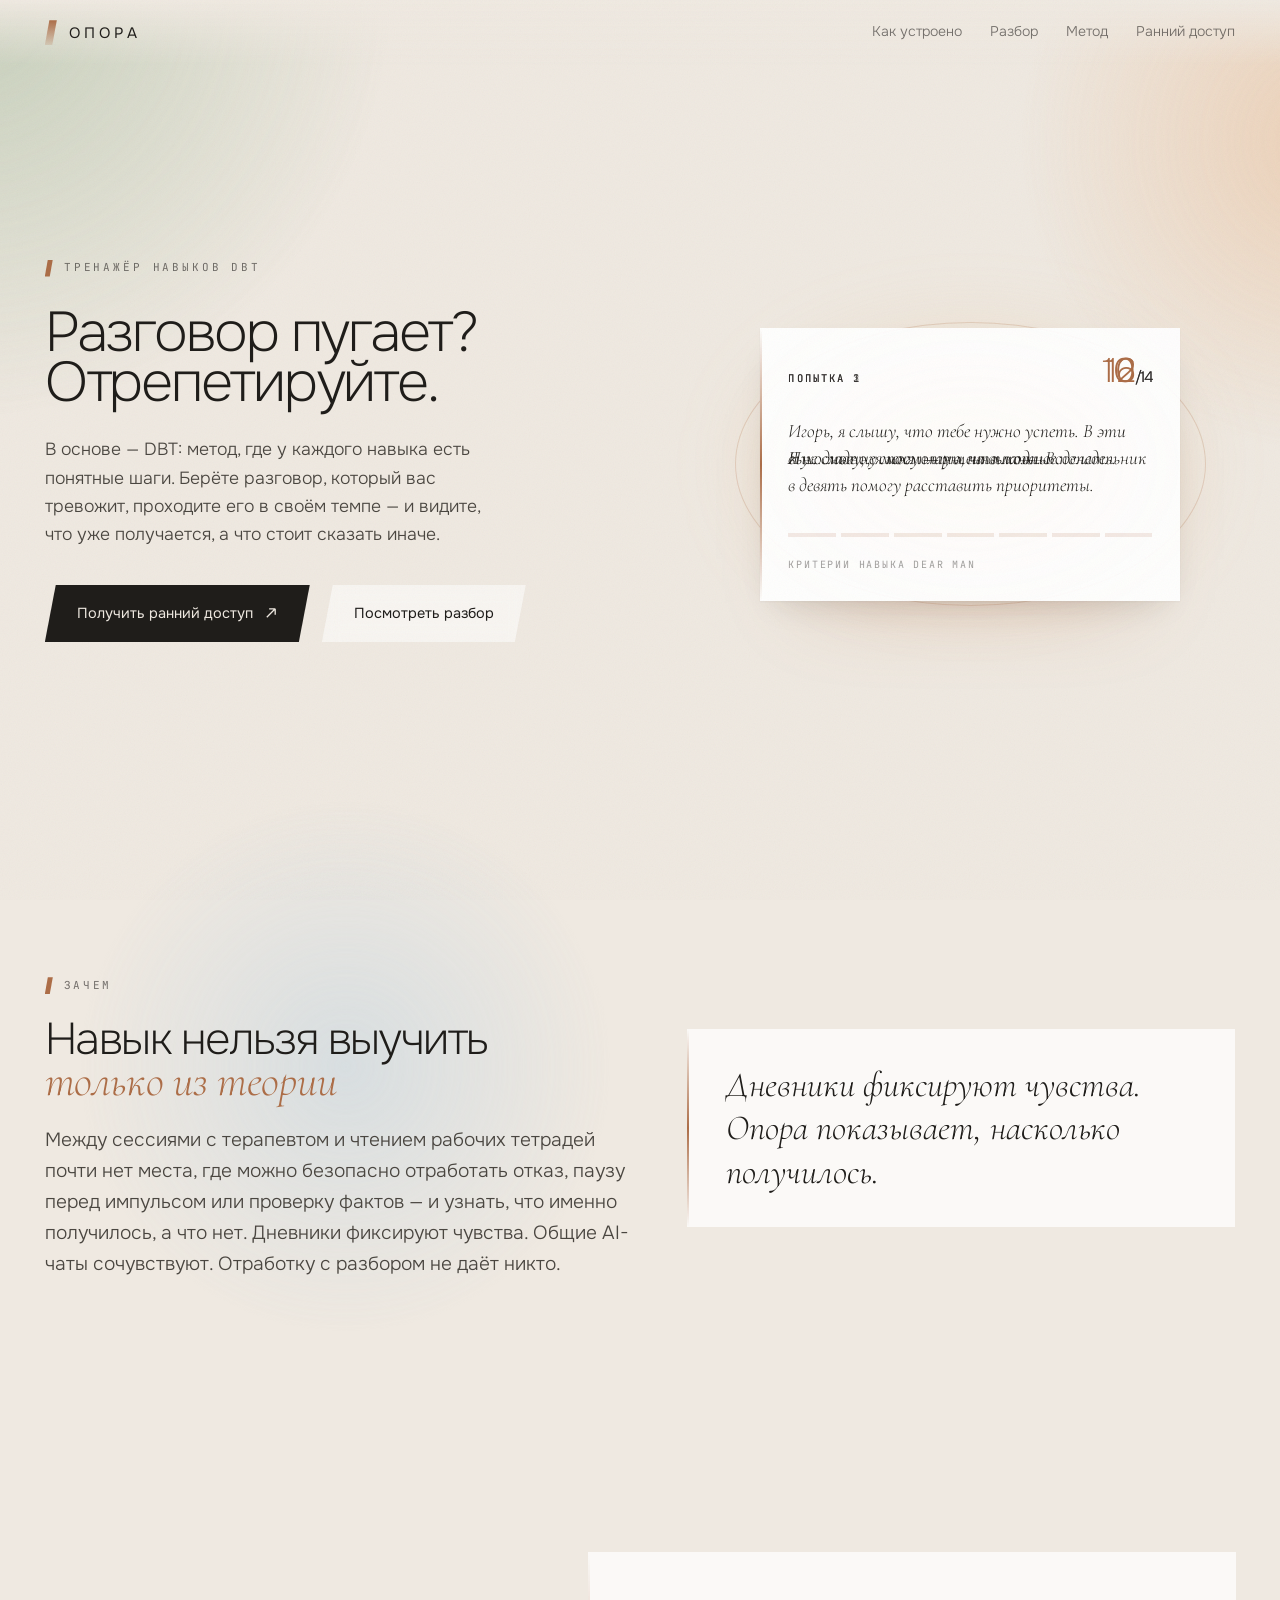
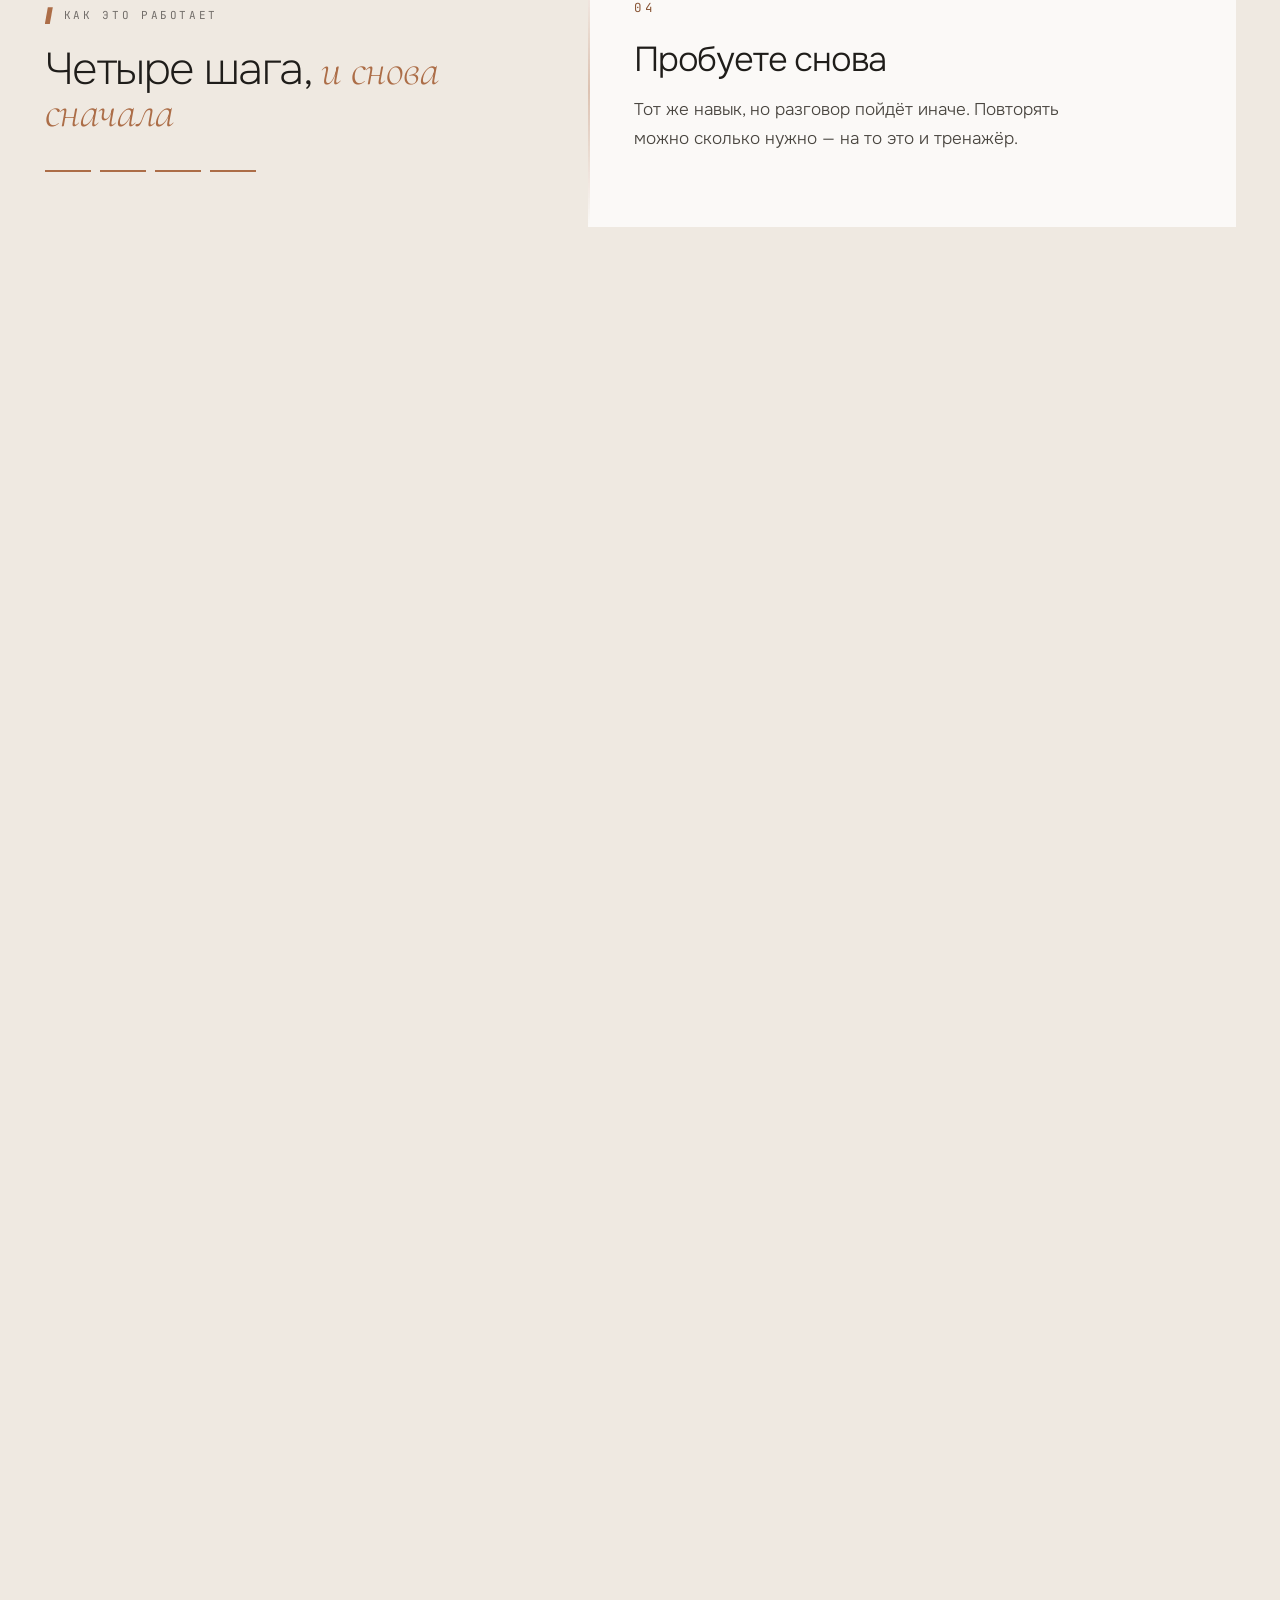
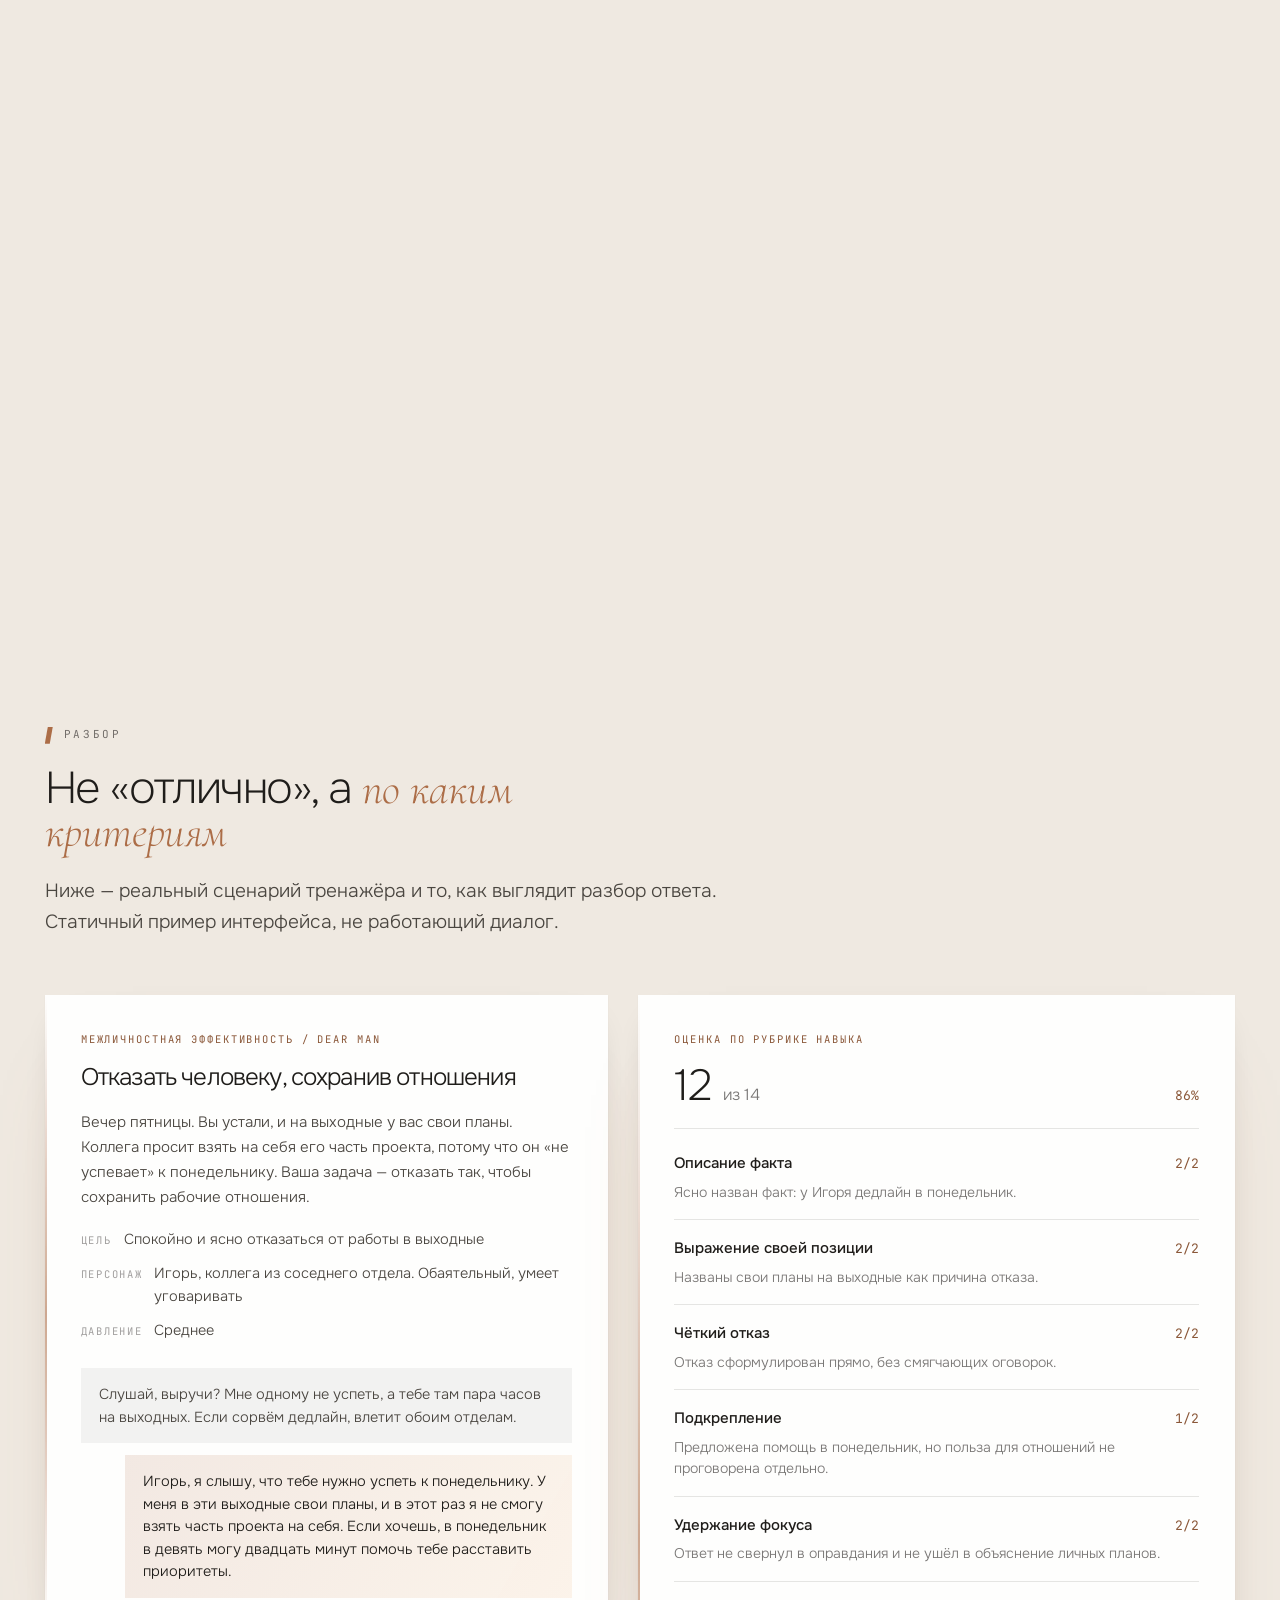
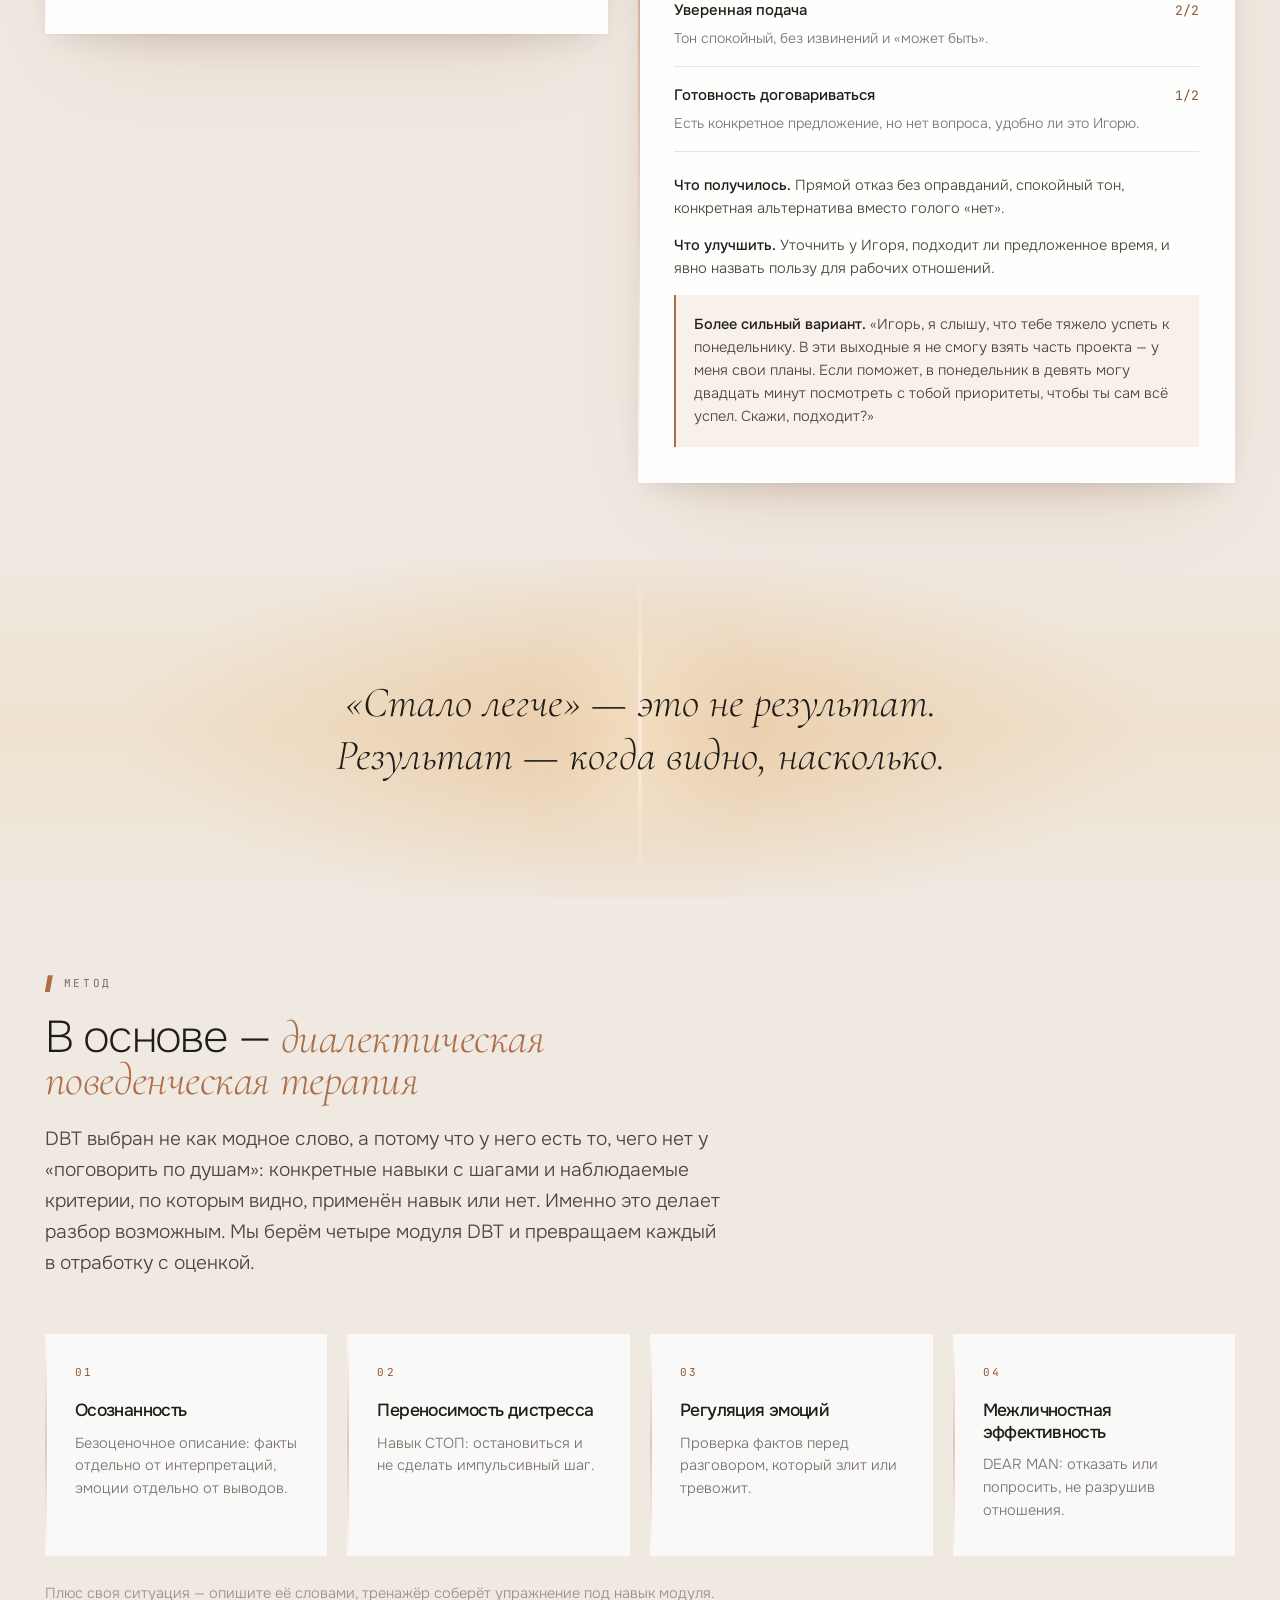
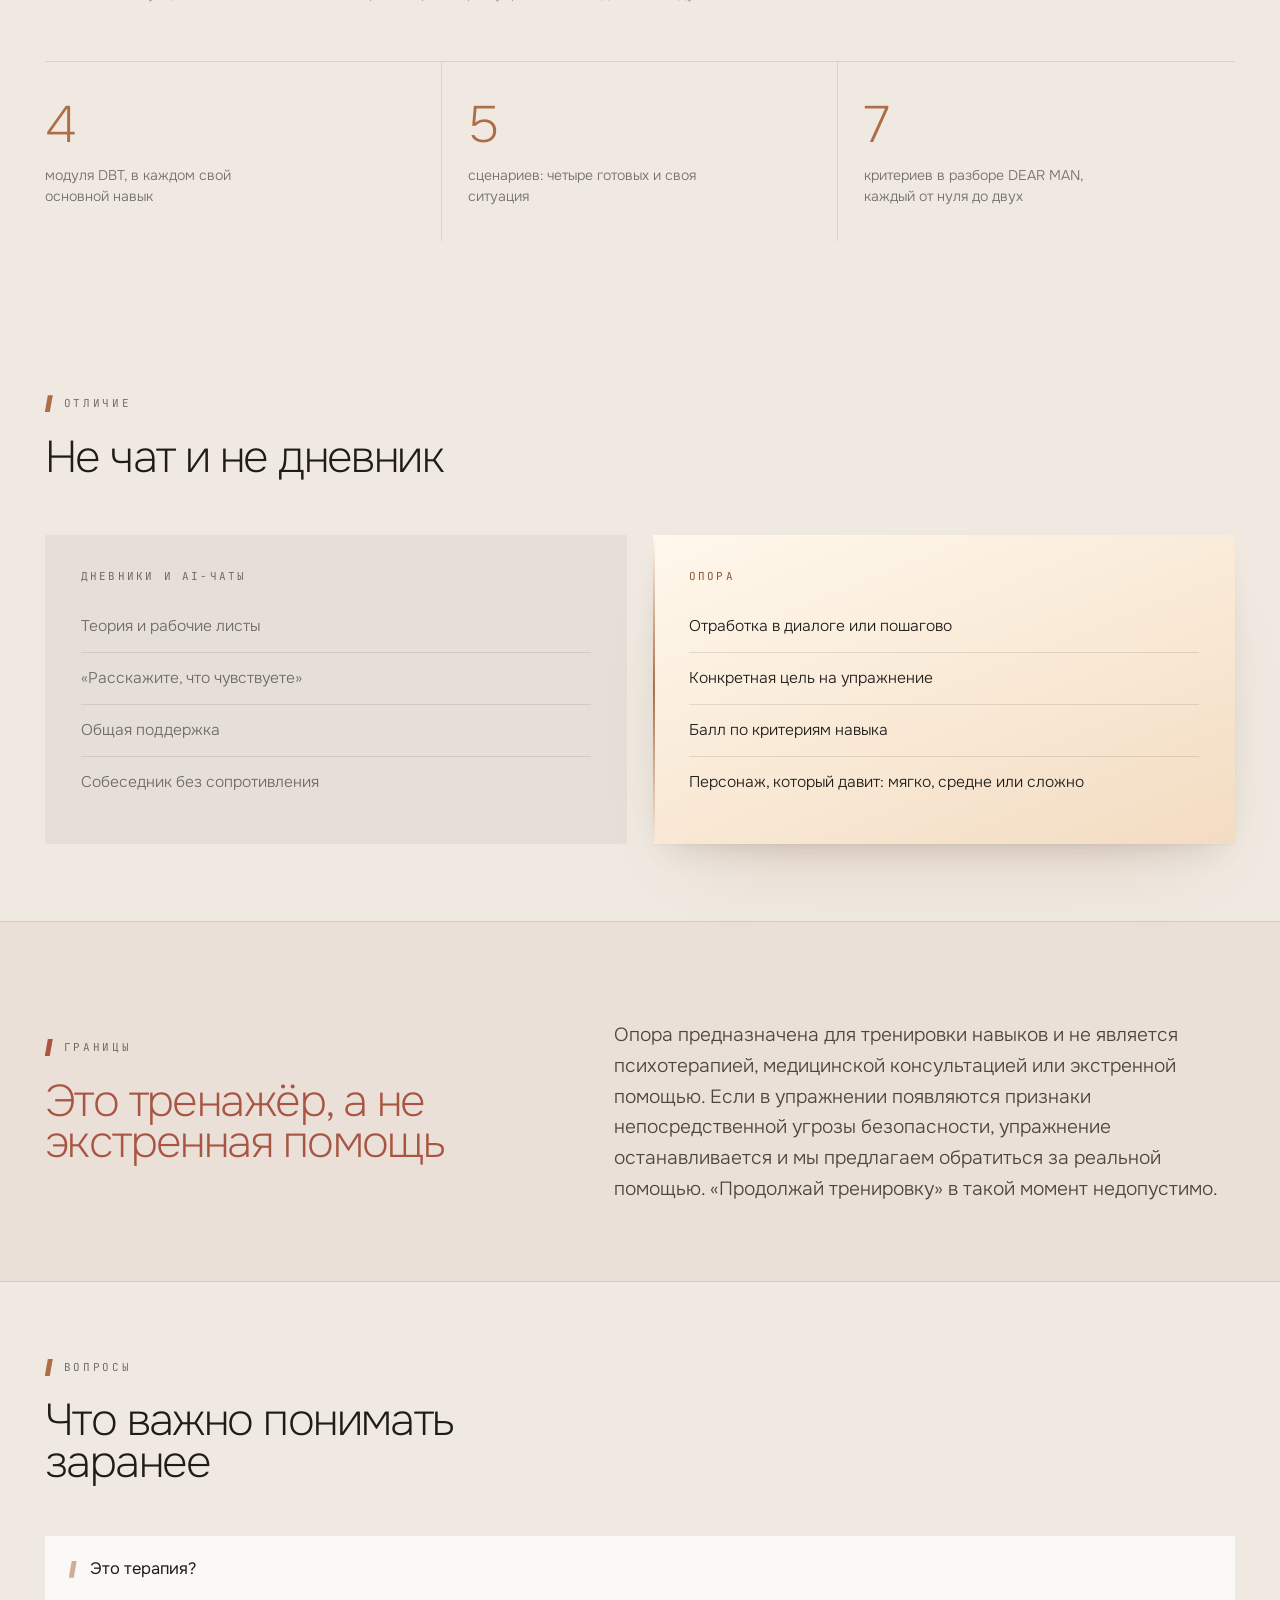
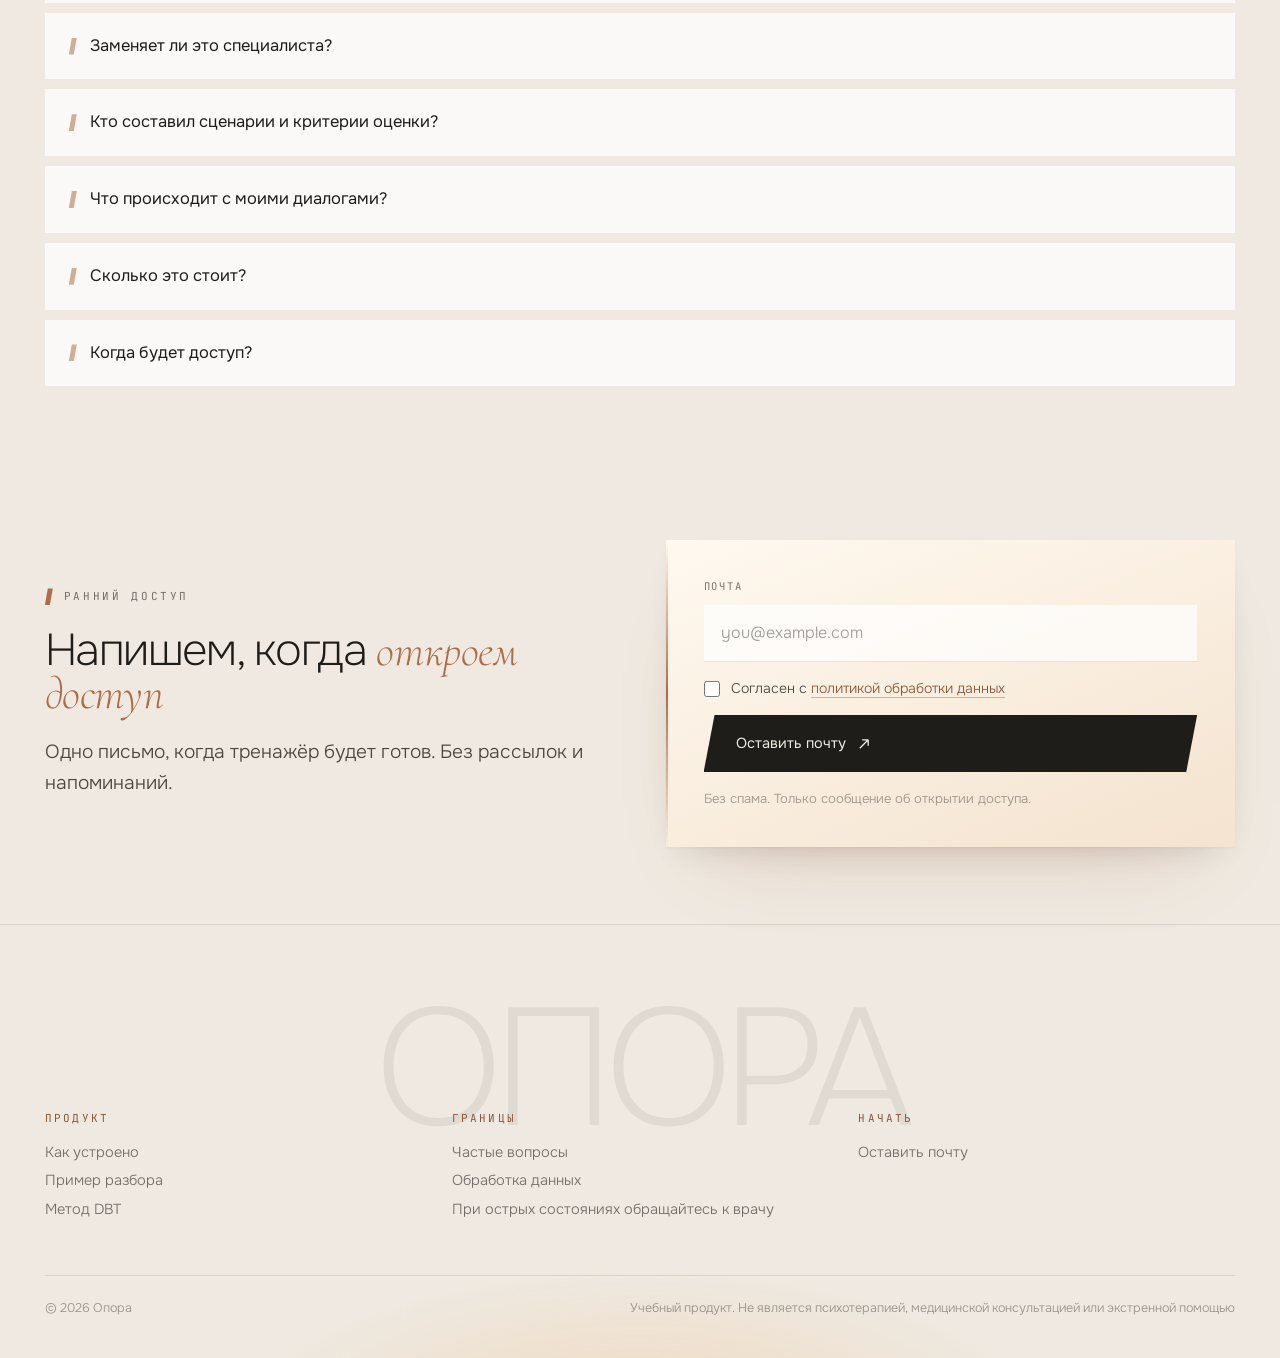
<file: index.html>
<!doctype html>
<html lang="ru">
<head>
<meta charset="utf-8" />
<meta name="viewport" content="width=device-width, initial-scale=1" />
<title>Опора — тренажёр навыков DBT</title>
<meta name="description" content="Опора — тренажёр навыков DBT. Разговор, который вас тревожит, можно пройти в своём темпе и увидеть, что уже получается, а что стоит сказать иначе. Учебный продукт, не терапия." />
<meta name="theme-color" content="#EFE9E1" />
<link rel="icon" href="./assets/favicon.svg" type="image/svg+xml" />
<link rel="canonical" href="./" />

<meta property="og:type" content="website" />
<meta property="og:title" content="Опора — тренажёр навыков DBT" />
<meta property="og:description" content="Отрепетируйте трудный разговор до того, как он случится. Тренажёр навыков DBT: видно, что уже получается, а что стоит сказать иначе." />
<meta property="og:locale" content="ru_RU" />
<meta name="twitter:card" content="summary" />

<link rel="stylesheet" href="./styles.css" />
</head>
<body>

<a class="skip" href="#main">Перейти к содержанию</a>

<div class="atmo" aria-hidden="true"><i class="a1"></i><i class="a2"></i><i class="a3"></i></div>
<div class="vignette" aria-hidden="true"></div>
<div class="grain" aria-hidden="true"></div>

<header class="hd" id="hd">
  <div class="wrap">
    <a class="logo" href="./"><span class="slit" aria-hidden="true"></span>Опора</a>
    <nav>
      <a href="#how">Как устроено</a>
      <a href="#demo">Разбор</a>
      <a href="#method">Метод</a>
      <a href="#join">Ранний доступ</a>
    </nav>
  </div>
</header>

<main id="main">

  <section class="hero">
    <div class="wrap hero-grid">
      <div class="hero-copy">
        <div class="eyebrow rv"><b aria-hidden="true"></b>Тренажёр навыков DBT</div>
        <h1 class="rv" style="transition-delay:.08s">Разговор пугает?<br />Отрепетируйте.</h1>
        <p class="sub rv" style="transition-delay:.16s">
          В основе — DBT: метод, где у каждого навыка есть понятные шаги. Берёте разговор,
          который вас тревожит, проходите его в своём темпе — и видите, что уже получается,
          а что стоит сказать иначе.
        </p>
        <div class="hero-actions rv" style="transition-delay:.24s">
          <a class="btn" href="#join">Получить ранний доступ
            <svg width="14" height="14" viewBox="0 0 15 15" fill="none" aria-hidden="true"><path d="M3 12L12 3M12 3H5.5M12 3v6.5" stroke="currentColor" stroke-width="1.4"/></svg>
          </a>
          <a class="btn ghost" href="#demo">Посмотреть разбор</a>
        </div>
      </div>

      <div class="stage rv" style="transition-delay:.4s">
        <div class="rehearsal" role="img"
             aria-label="Три попытки одного ответа. С каждой попыткой формулировка становится точнее, критериев навыка закрывается больше, оценка растёт с шести до двенадцати из четырнадцати.">
          <span class="r-glow" aria-hidden="true"></span>
          <span class="r-ring" aria-hidden="true"></span>

          <div class="r-card" aria-hidden="true">
            <div class="r-top">
              <span class="r-take"><i>Попытка 1</i><i>Попытка 2</i><i>Попытка 3</i></span>
              <span class="r-score"><i>6<u>/14</u></i><i>10<u>/14</u></i><i>12<u>/14</u></i></span>
            </div>

            <div class="r-quote">
              <p>Ну… ладно, я посмотрю, что можно сделать.</p>
              <p>Я не смогу, у меня планы на выходные.</p>
              <p>Игорь, я слышу, что тебе нужно успеть. В эти выходные не смогу — у меня планы. В понедельник в девять помогу расставить приоритеты.</p>
            </div>

            <div class="r-segs">
              <i class="a"></i><i class="a"></i><i class="a"></i>
              <i class="b"></i><i class="b"></i>
              <i class="c"></i>
              <i class="d"></i>
            </div>
            <span class="r-cap">Критерии навыка DEAR MAN</span>
          </div>
        </div>
      </div>
    </div>

    <div class="wrap hero-foot rv" style="transition-delay:.48s">
      <p class="disclaimer">
        Учебный продукт. Не психотерапия, не медицинская консультация и не экстренная помощь.
      </p>
      <span class="scroll-cue" aria-hidden="true"><i></i>Листайте</span>
    </div>
  </section>

  <section id="how">
    <div class="wrap">
      <div class="problem-grid">
        <div>
          <div class="label rv"><b aria-hidden="true"></b>Зачем</div>
          <h2 class="rv" style="transition-delay:.06s">Навык нельзя выучить <i>только из теории</i></h2>
          <p class="lead rv" style="transition-delay:.12s">
            Между сессиями с терапевтом и чтением рабочих тетрадей почти нет места, где можно
            безопасно отработать отказ, паузу перед импульсом или проверку фактов — и узнать, что
            именно получилось, а что нет. Дневники фиксируют чувства. Общие AI-чаты сочувствуют.
            Отработку с разбором не даёт никто.
          </p>
        </div>
        <blockquote class="pull rv" style="transition-delay:.18s">
          Дневники фиксируют чувства.<br />Опора показывает, насколько получилось.
        </blockquote>
      </div>

    </div>
  </section>

  <!-- Четыре шага как pinned-сцена: главы сменяются на месте, а не тянутся вниз
       отдельными блоками с пустотой между ними. Механика — из proto/B-cinema.html. -->
  <section class="journey" id="journey" aria-labelledby="journey-h">
    <div class="journey-track" id="journey-track">
      <div class="journey-stage">
        <div class="wrap journey-inner">
          <div class="journey-side">
            <div class="label"><b aria-hidden="true"></b>Как это работает</div>
            <h2 id="journey-h">Четыре шага, <i>и снова сначала</i></h2>
            <div class="rail" aria-hidden="true">
              <b><i></i></b><b><i></i></b><b><i></i></b><b><i></i></b>
            </div>
          </div>

          <ol class="chapters">
            <li class="chapter"><em>01</em>
              <h3>Выбираете ситуацию</h3>
              <p>Свою или одну из готовых. И то, насколько мягко или жёстко будет вести себя
                собеседник — начать можно с самого спокойного варианта.</p>
            </li>
            <li class="chapter"><em>02</em>
              <h3>Проходите её</h3>
              <p>Живой диалог с персонажем или пошаговое упражнение, если разговор сейчас
                не по силам. Сколько угодно времени на ответ, никто не торопит.</p>
            </li>
            <li class="chapter"><em>03</em>
              <h3>Смотрите разбор</h3>
              <p>Видно, что уже получилось, что стоит сказать иначе и как звучит более сильный
                ответ. По каждому критерию навыка отдельно, без общих оценок.</p>
            </li>
            <li class="chapter"><em>04</em>
              <h3>Пробуете снова</h3>
              <p>Тот же навык, но разговор пойдёт иначе. Повторять можно сколько нужно —
                на то это и тренажёр.</p>
            </li>
          </ol>
        </div>
      </div>
    </div>
  </section>

  <section id="demo">
    <div class="wrap">
      <div class="label rv"><b aria-hidden="true"></b>Разбор</div>
      <h2 class="rv" style="transition-delay:.06s">Не «отлично», а <i>по каким критериям</i></h2>
      <p class="lead rv" style="transition-delay:.12s">
        Ниже — реальный сценарий тренажёра и то, как выглядит разбор ответа.
        Статичный пример интерфейса, не работающий диалог.
      </p>

      <div class="demo-grid">
        <article class="slab rv">
          <span class="tag">Межличностная эффективность / DEAR MAN</span>
          <h3>Отказать человеку, сохранив отношения</h3>
          <p class="situation">
            Вечер пятницы. Вы устали, и на выходные у вас свои планы. Коллега просит взять на себя
            его часть проекта, потому что он «не успевает» к понедельнику. Ваша задача — отказать
            так, чтобы сохранить рабочие отношения.
          </p>
          <dl class="meta">
            <div><dt>Цель</dt><dd>Спокойно и ясно отказаться от работы в выходные</dd></div>
            <div><dt>Персонаж</dt><dd>Игорь, коллега из соседнего отдела. Обаятельный, умеет уговаривать</dd></div>
            <div><dt>Давление</dt><dd>Среднее</dd></div>
          </dl>
          <div class="chat">
            <p class="bubble them">Слушай, выручи? Мне одному не успеть, а тебе там пара часов на выходных. Если сорвём дедлайн, влетит обоим отделам.</p>
            <p class="bubble you">Игорь, я слышу, что тебе нужно успеть к понедельнику. У меня в эти выходные свои планы, и в этот раз я не смогу взять часть проекта на себя. Если хочешь, в понедельник в девять могу двадцать минут помочь тебе расставить приоритеты.</p>
          </div>
        </article>

        <article class="slab rv" style="transition-delay:.1s">
          <span class="tag">Оценка по рубрике навыка</span>
          <div class="verdict"><b>12</b><u>из 14</u><em>86%</em></div>

          <div class="row-crit"><div class="top"><strong>Описание факта</strong><u>2/2</u></div>
            <p>Ясно назван факт: у Игоря дедлайн в понедельник.</p></div>
          <div class="row-crit"><div class="top"><strong>Выражение своей позиции</strong><u>2/2</u></div>
            <p>Названы свои планы на выходные как причина отказа.</p></div>
          <div class="row-crit"><div class="top"><strong>Чёткий отказ</strong><u>2/2</u></div>
            <p>Отказ сформулирован прямо, без смягчающих оговорок.</p></div>
          <div class="row-crit"><div class="top"><strong>Подкрепление</strong><u>1/2</u></div>
            <p>Предложена помощь в понедельник, но польза для отношений не проговорена отдельно.</p></div>
          <div class="row-crit"><div class="top"><strong>Удержание фокуса</strong><u>2/2</u></div>
            <p>Ответ не свернул в оправдания и не ушёл в объяснение личных планов.</p></div>
          <div class="row-crit"><div class="top"><strong>Уверенная подача</strong><u>2/2</u></div>
            <p>Тон спокойный, без извинений и «может быть».</p></div>
          <div class="row-crit"><div class="top"><strong>Готовность договариваться</strong><u>1/2</u></div>
            <p>Есть конкретное предложение, но нет вопроса, удобно ли это Игорю.</p></div>

          <div class="after">
            <p><strong>Что получилось.</strong> Прямой отказ без оправданий, спокойный тон, конкретная альтернатива вместо голого «нет».</p>
            <p><strong>Что улучшить.</strong> Уточнить у Игоря, подходит ли предложенное время, и явно назвать пользу для рабочих отношений.</p>
            <p class="suggest">
              <strong>Более сильный вариант.</strong> «Игорь, я слышу, что тебе тяжело успеть
              к понедельнику. В эти выходные я не смогу взять часть проекта — у меня свои планы.
              Если поможет, в понедельник в девять могу двадцать минут посмотреть с тобой
              приоритеты, чтобы ты сам всё успел. Скажи, подходит?»
            </p>
          </div>
        </article>
      </div>
    </div>
  </section>

  <div class="band">
    <div class="beam-halo" aria-hidden="true"></div>
    <div class="beam" aria-hidden="true"></div>
    <p class="line">«Стало легче» — это не результат.<br />Результат — когда видно, насколько.</p>
  </div>

  <section id="method">
    <div class="wrap">
      <div class="label rv"><b aria-hidden="true"></b>Метод</div>
      <h2 class="rv" style="transition-delay:.06s">В основе — <i>диалектическая поведенческая терапия</i></h2>
      <p class="lead rv" style="transition-delay:.12s">
        DBT выбран не как модное слово, а потому что у него есть то, чего нет у «поговорить
        по душам»: конкретные навыки с шагами и наблюдаемые критерии, по которым видно,
        применён навык или нет. Именно это делает разбор возможным. Мы берём четыре модуля
        DBT и превращаем каждый в отработку с оценкой.
      </p>

      <div class="mods">
        <article class="mod rv"><em>01</em><h3>Осознанность</h3>
          <p>Безоценочное описание: факты отдельно от интерпретаций, эмоции отдельно от выводов.</p></article>
        <article class="mod rv" style="transition-delay:.08s"><em>02</em><h3>Переносимость дистресса</h3>
          <p>Навык СТОП: остановиться и не сделать импульсивный шаг.</p></article>
        <article class="mod rv" style="transition-delay:.16s"><em>03</em><h3>Регуляция эмоций</h3>
          <p>Проверка фактов перед разговором, который злит или тревожит.</p></article>
        <article class="mod rv" style="transition-delay:.24s"><em>04</em><h3>Межличностная эффективность</h3>
          <p>DEAR MAN: отказать или попросить, не разрушив отношения.</p></article>
      </div>
      <p class="note rv">Плюс своя ситуация — опишите её словами, тренажёр соберёт упражнение под навык модуля.</p>

      <div class="nums">
        <div class="num rv"><b>4</b><u>модуля DBT, в каждом свой основной навык</u></div>
        <div class="num rv" style="transition-delay:.08s"><b>5</b><u>сценариев: четыре готовых и своя ситуация</u></div>
        <div class="num rv" style="transition-delay:.16s"><b>7</b><u>критериев в разборе DEAR MAN, каждый от нуля до двух</u></div>
      </div>
    </div>
  </section>

  <section id="diff">
    <div class="wrap">
      <div class="label rv"><b aria-hidden="true"></b>Отличие</div>
      <h2 class="rv" style="transition-delay:.06s">Не чат и не дневник</h2>

      <div class="compare">
        <div class="panel-c rv">
          <h3>Дневники и AI-чаты</h3>
          <ul>
            <li>Теория и рабочие листы</li>
            <li>«Расскажите, что чувствуете»</li>
            <li>Общая поддержка</li>
            <li>Собеседник без сопротивления</li>
          </ul>
        </div>
        <div class="panel-c lit rv" style="transition-delay:.1s">
          <h3>Опора</h3>
          <ul>
            <li>Отработка в диалоге или пошагово</li>
            <li>Конкретная цель на упражнение</li>
            <li>Балл по критериям навыка</li>
            <li>Персонаж, который давит: мягко, средне или сложно</li>
          </ul>
        </div>
      </div>
    </div>
  </section>

  <section class="safety">
    <div class="wrap safety-grid">
      <div>
        <div class="label rv"><b aria-hidden="true"></b>Границы</div>
        <h2 class="rv" style="transition-delay:.06s">Это тренажёр, а не экстренная помощь</h2>
      </div>
      <p class="lead rv" style="transition-delay:.12s">
        Опора предназначена для тренировки навыков и не является психотерапией, медицинской
        консультацией или экстренной помощью. Если в упражнении появляются признаки
        непосредственной угрозы безопасности, упражнение останавливается и мы предлагаем
        обратиться за реальной помощью. «Продолжай тренировку» в такой момент недопустимо.
      </p>
    </div>
  </section>

  <section id="faq">
    <div class="wrap">
      <div class="label rv"><b aria-hidden="true"></b>Вопросы</div>
      <h2 class="rv" style="transition-delay:.06s">Что важно понимать заранее</h2>
      <div class="faq">
        <details class="rv"><summary>Это терапия?</summary>
          <p>Нет. Это тренажёр конкретных навыков DBT: отработка в диалоге и разбор по критериям. Терапию, диагностику и лечение он не заменяет.</p></details>
        <details class="rv"><summary>Заменяет ли это специалиста?</summary>
          <p>Нет. Это дополнение к работе с терапевтом или к самостоятельному изучению DBT, а не замена им.</p></details>
        <details class="rv"><summary>Кто составил сценарии и критерии оценки?</summary>
          <p>Ситуации и рубрики основаны на стандартных навыках DBT: DEAR MAN, СТОП, проверка фактов, безоценочное описание. Содержание курирует человек, отвечающий за методологию.</p></details>
        <details class="rv"><summary>Что происходит с моими диалогами?</summary>
          <p>Диалоги привязаны к вашему аккаунту и доступны только вам. Вход по почте или через Telegram.</p></details>
        <details class="rv"><summary>Сколько это стоит?</summary>
          <p>Пока продукт в раннем доступе. Оставьте почту — напишем, когда откроем доступ и определимся с условиями.</p></details>
        <details class="rv"><summary>Когда будет доступ?</summary>
          <p>Мы собираем список заинтересованных прямо сейчас. Дата открытия появится здесь и в письме тем, кто оставил почту.</p></details>
      </div>
    </div>
  </section>

  <section id="join">
    <div class="wrap cta-grid">
      <div>
        <div class="label rv"><b aria-hidden="true"></b>Ранний доступ</div>
        <h2 class="rv" style="transition-delay:.06s">Напишем, когда <i>откроем доступ</i></h2>
        <p class="lead rv" style="transition-delay:.12s">
          Одно письмо, когда тренажёр будет готов. Без рассылок и напоминаний.
        </p>
      </div>

      <div class="rv" style="transition-delay:.18s">
        <form class="form" id="form" novalidate>
          <div>
            <label class="f-label" for="email">Почта</label>
            <input class="field" type="email" id="email" name="email" required
                   placeholder="you@example.com" autocomplete="email" />
          </div>
          <label class="consent">
            <input type="checkbox" id="consent" name="consent" required />
            <span>Согласен с <a href="./privacy.html">политикой обработки данных</a></span>
          </label>
          <button class="btn" type="submit">Оставить почту
            <svg width="14" height="14" viewBox="0 0 15 15" fill="none" aria-hidden="true"><path d="M3 12L12 3M12 3H5.5M12 3v6.5" stroke="currentColor" stroke-width="1.4"/></svg>
          </button>
          <p class="hint">Без спама. Только сообщение об открытии доступа.</p>
        </form>
        <p class="done" id="done" hidden>Спасибо. Мы напишем на указанную почту, когда откроем доступ.</p>
      </div>
    </div>
  </section>

</main>

<footer>
  <div class="bg" aria-hidden="true"></div>
  <div class="wrap">
    <div class="huge" aria-hidden="true">ОПОРА</div>
    <div class="fcols">
      <div>
        <h4>Продукт</h4>
        <a href="#how">Как устроено</a>
        <a href="#demo">Пример разбора</a>
        <a href="#method">Метод DBT</a>
      </div>
      <div>
        <h4>Границы</h4>
        <a href="#faq">Частые вопросы</a>
        <a href="./privacy.html">Обработка данных</a>
        <p>При острых состояниях обращайтесь к врачу</p>
      </div>
      <div>
        <h4>Начать</h4>
        <a href="#join">Оставить почту</a>
      </div>
    </div>
    <div class="fbot">
      <span>© 2026 Опора</span>
      <span>Учебный продукт. Не является психотерапией, медицинской консультацией или экстренной помощью</span>
    </div>
  </div>
</footer>

<script>
/* появление со стаггером */
var io = new IntersectionObserver(function (es) {
  es.forEach(function (e) {
    if (e.isIntersecting) { e.target.classList.add('in'); io.unobserve(e.target); }
  });
}, { threshold: .14, rootMargin: '0px 0px -7% 0px' });
document.querySelectorAll('.rv').forEach(function (el) { io.observe(el); });

/* шапка уплотняется после отрыва от первого экрана */
addEventListener('scroll', function () {
  document.getElementById('hd').classList.toggle('solid', scrollY > 60);
}, { passive: true });

/* ---------- скролл-режиссура четырёх шагов ----------
   Прогресс трека 0..1 делится на четыре главы. Внутри главы HOLD — она стоит,
   дальше уходит кроссфейдом. Механика взята из proto/B-cinema.html; в отличие от
   оригинала цикл rAF крутится только пока сцена в кадре. */
(function () {
  var section = document.getElementById('journey');
  var track = document.getElementById('journey-track');
  if (!section || !track) return;

  var chapters = [].slice.call(section.querySelectorAll('.chapter'));
  var bars = [].slice.call(section.querySelectorAll('.rail i'));
  var N = chapters.length, HOLD = .68, running = false, raf = 0;
  var reduceMQ = matchMedia('(prefers-reduced-motion: reduce)');

  function canPin() { return innerWidth >= 981 && !reduceMQ.matches; }

  function clear() {
    chapters.forEach(function (c) { c.style.opacity = ''; c.style.transform = ''; });
    bars.forEach(function (b) { b.style.transform = ''; });
  }

  function frame() {
    if (!running) return;
    var total = track.offsetHeight - innerHeight;
    var p = total > 0 ? -track.getBoundingClientRect().top / total : 0;
    p = Math.min(1, Math.max(0, p));
    var seg = 1 / N;

    for (var i = 0; i < N; i++) {
      var local = (p - i * seg) / seg;
      var last = i === N - 1;
      var o = 0, y = 26;
      // Подхват: глава начинает проявляться ещё до своего сегмента и уходит,
      // когда следующая уже видна. Иначе между главами провал в пустоту.
      if (local > -.28 && (local <= 1 || last)) {
        if (local < .06) {
          o = Math.max(0, Math.min(1, (local + .28) / .34));
          y = 26 * (1 - o);
        } else if (local < HOLD || last) {
          o = 1; y = 0;
        } else {
          var k = (local - HOLD) / (1 - HOLD);
          o = 1 - k; y = -22 * k;
        }
      }
      chapters[i].style.opacity = o.toFixed(3);
      chapters[i].style.transform = 'translateY(' + y.toFixed(1) + 'px)';
      bars[i].style.transform = 'scaleX(' + Math.min(1, Math.max(0, local)).toFixed(3) + ')';
    }
    raf = requestAnimationFrame(frame);
  }

  function setMode() {
    var pin = canPin();
    section.classList.toggle('pinned', pin);
    if (!pin) { running = false; cancelAnimationFrame(raf); clear(); }
  }

  new IntersectionObserver(function (entries) {
    entries.forEach(function (e) {
      if (e.isIntersecting && canPin()) {
        if (!running) { running = true; raf = requestAnimationFrame(frame); }
      } else {
        running = false; cancelAnimationFrame(raf);
      }
    });
  }, { rootMargin: '10% 0px' }).observe(track);

  setMode();
  addEventListener('resize', setMode, { passive: true });
  reduceMQ.addEventListener('change', setMode);
})();

/* карточка попытки слегка отзывается на курсор — только на десктопе */
var reh = document.querySelector('.rehearsal');
var reduce = matchMedia('(prefers-reduced-motion: reduce)');
addEventListener('pointermove', function (e) {
  if (innerWidth < 980 || reduce.matches || !reh) return;
  var x = e.clientX / innerWidth - .5, y = e.clientY / innerHeight - .5;
  reh.style.transform = 'translate3d(' + (x * -10) + 'px,' + (y * -6) + 'px,0)';
}, { passive: true });

/* Локальный демо-режим: форма ещё не подключена к сервису приёма (см. README).
   При подключении заменить обработчик на настоящий action или fetch. */
document.getElementById('form').addEventListener('submit', function (event) {
  event.preventDefault();
  var email = document.getElementById('email');
  var consent = document.getElementById('consent');
  if (!email.value || !email.checkValidity()) { email.focus(); return; }
  if (!consent.checked) { consent.focus(); return; }
  this.hidden = true;
  document.getElementById('done').hidden = false;
});
</script>

</body>
</html>
</file>
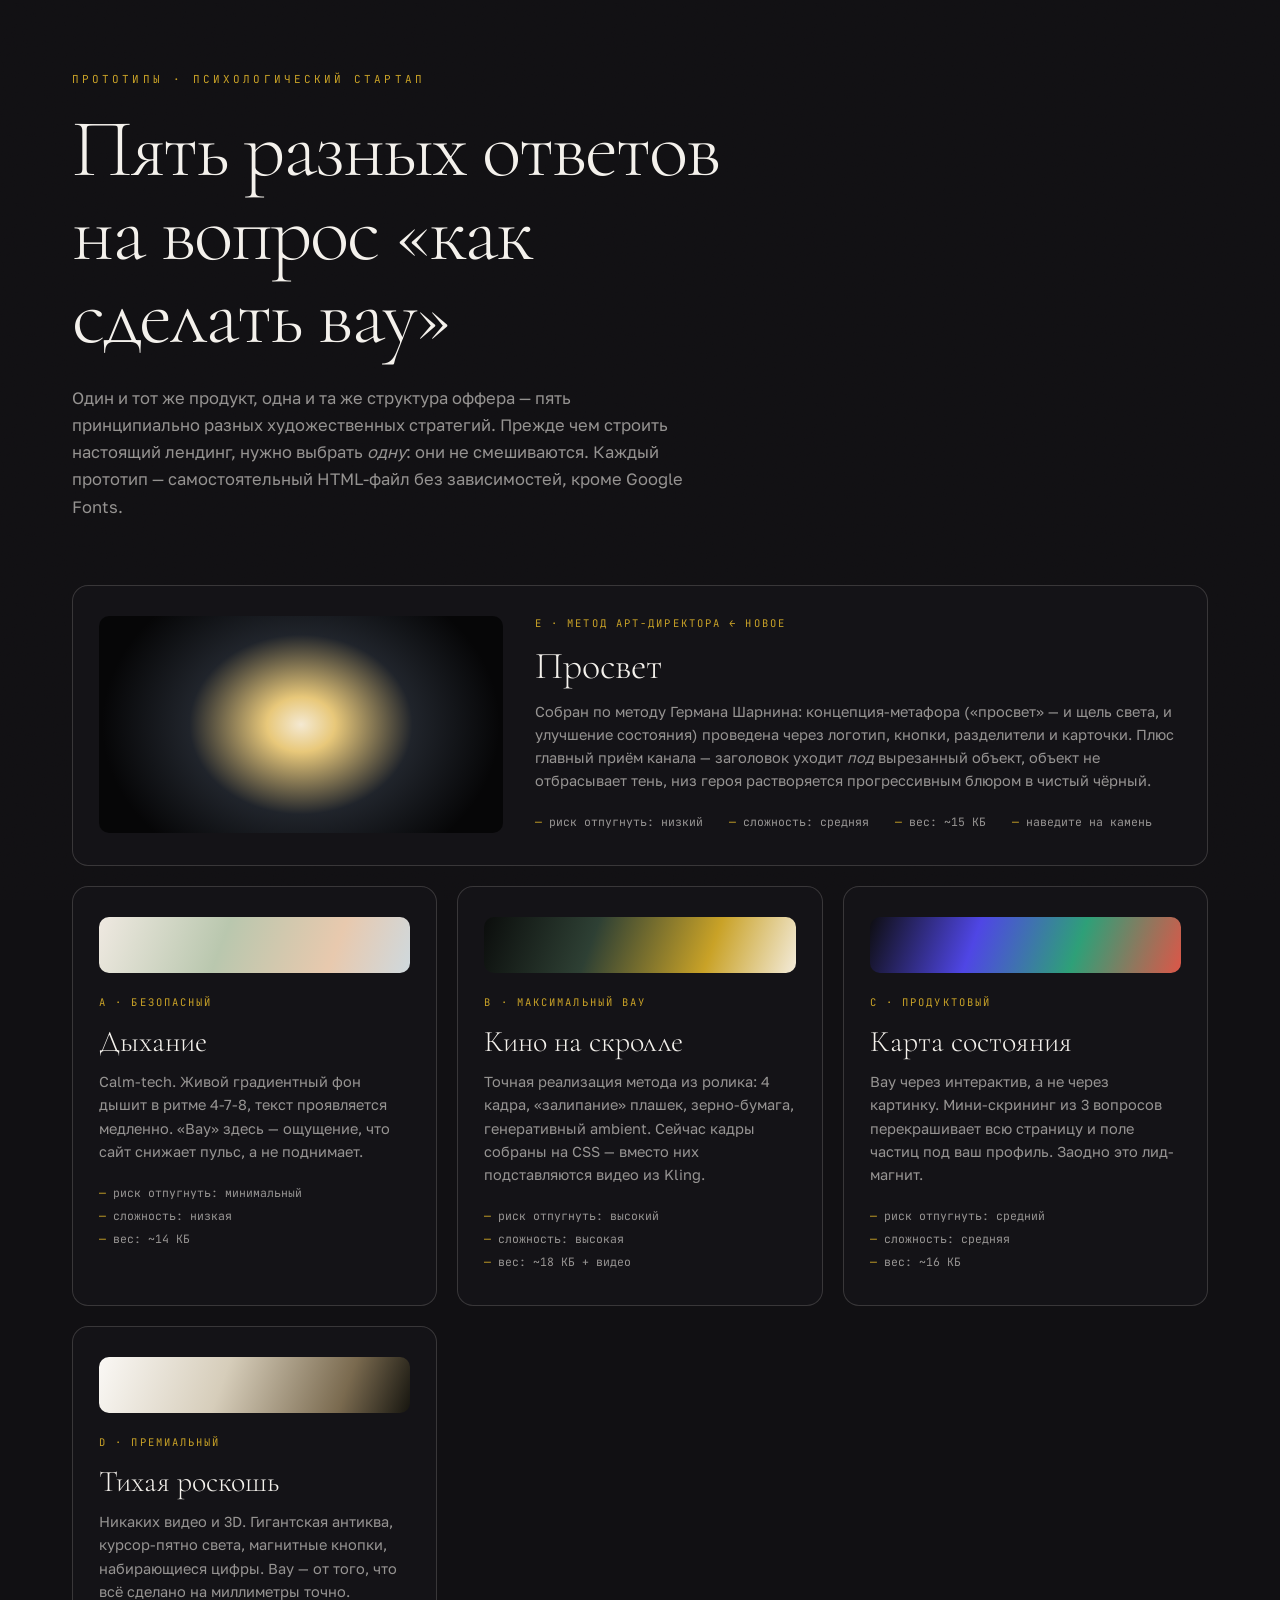
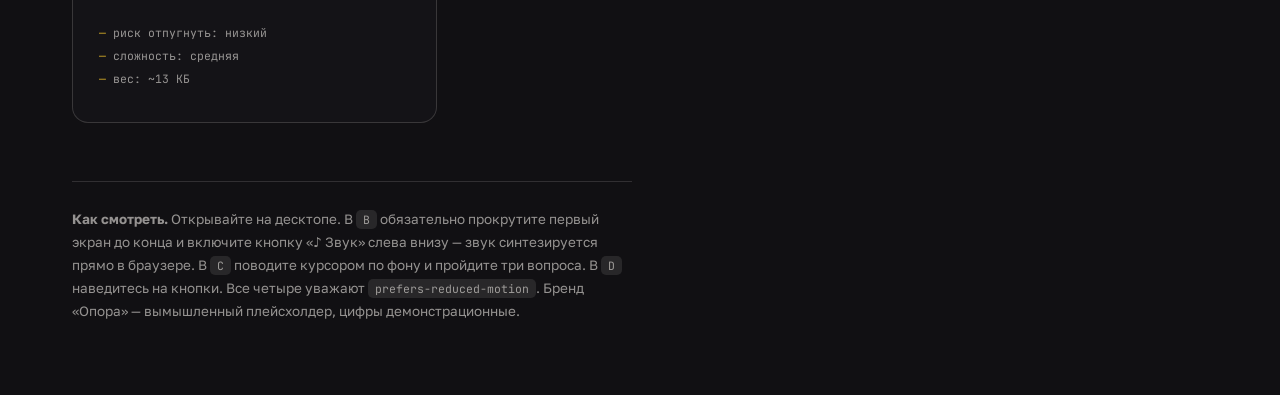
<file: proto/index.html>
<!DOCTYPE html>
<html lang="ru">
<head>
<meta charset="utf-8">
<meta name="viewport" content="width=device-width,initial-scale=1">
<title>4 направления «вау»-лендинга для психологического стартапа</title>
<link href="https://fonts.googleapis.com/css2?family=Cormorant+Garamond:wght@300;400&family=Golos+Text:wght@400;500&family=JetBrains+Mono:wght@400&display=swap" rel="stylesheet">
<style>
:root{--bg:#111013;--paper:#F4F1EC;--mut:rgba(244,241,236,.58);--acc:#C9A227;
 --serif:"Cormorant Garamond",Georgia,serif;--sans:"Golos Text",system-ui,sans-serif;--mono:"JetBrains Mono",monospace;
 --ease:cubic-bezier(.22,1,.36,1)}
*{margin:0;padding:0;box-sizing:border-box}
body{background:var(--bg);color:var(--paper);font-family:var(--sans);padding:clamp(28px,6vw,72px);-webkit-font-smoothing:antialiased}
.grain{position:fixed;inset:0;pointer-events:none;opacity:.06;mix-blend-mode:overlay;
 background-image:url("data:image/svg+xml,%3Csvg xmlns='http://www.w3.org/2000/svg' width='200' height='200'%3E%3Cfilter id='n'%3E%3CfeTurbulence type='fractalNoise' baseFrequency='.9' numOctaves='3'/%3E%3C/filter%3E%3Crect width='100%25' height='100%25' filter='url(%23n)'/%3E%3C/svg%3E")}
.wrap{max-width:1180px;margin:0 auto;position:relative}
.kick{font-family:var(--mono);font-size:11px;letter-spacing:.28em;text-transform:uppercase;color:var(--acc);margin-bottom:22px}
h1{font-family:var(--serif);font-weight:300;font-size:clamp(36px,6.4vw,82px);line-height:1.02;letter-spacing:-.025em;max-width:18ch}
.lede{margin-top:26px;max-width:62ch;color:var(--mut);font-size:16.5px;line-height:1.65}
.grid{display:grid;grid-template-columns:repeat(auto-fit,minmax(270px,1fr));gap:20px;margin-top:64px}
a.card{display:block;text-decoration:none;color:inherit;border:1px solid rgba(244,241,236,.16);border-radius:16px;
 padding:30px 26px 32px;transition:.5s var(--ease);position:relative;overflow:hidden;background:#141317}
a.card:hover{transform:translateY(-6px);border-color:var(--acc);background:#181720}
.tag{font-family:var(--mono);font-size:10.5px;letter-spacing:.2em;text-transform:uppercase;color:var(--acc);margin-bottom:16px}
.card h2{font-family:var(--serif);font-weight:300;font-size:30px;line-height:1.1;margin-bottom:12px}
.card p{color:var(--mut);font-size:14.5px;line-height:1.6}
.card ul{margin-top:18px;padding-left:0;list-style:none;font-family:var(--mono);font-size:11.5px;color:var(--mut);line-height:2}
.card ul li::before{content:"— ";color:var(--acc)}
.swatch{height:56px;border-radius:10px;margin-bottom:22px}
.sA{background:linear-gradient(110deg,#EFE9E1,#B9C7AE 40%,#E8C9AE 75%,#CFD9DE)}
.sB{background:linear-gradient(110deg,#0B0D0C,#2E4034 35%,#C9A227 72%,#F3EBDA)}
.sC{background:linear-gradient(110deg,#0E0E11,#4F46E5 34%,#2EA078 66%,#DD5648)}
.sD{background:linear-gradient(110deg,#FAF8F5,#D6CDBA 40%,#7A6A4F 78%,#16150F)}
.sE{background:radial-gradient(60% 90% at 50% 50%,#F4E9D2 0%,#E8C87A 14%,#20242B 46%,#060607 82%)}
@media(max-width:720px){a.card[href="E-prosvet.html"]{grid-template-columns:1fr!important}}
.note{margin-top:58px;padding-top:26px;border-top:1px solid rgba(244,241,236,.14);font-size:13.5px;color:var(--mut);max-width:70ch;line-height:1.7}
kbd{font-family:var(--mono);font-size:11.5px;background:rgba(244,241,236,.1);padding:2px 7px;border-radius:5px}
</style>
</head>
<body>
<div class="grain"></div>
<div class="wrap">
  <div class="kick">Прототипы · психологический стартап</div>
  <h1>Пять разных ответов на вопрос «как сделать вау»</h1>
  <p class="lede">Один и тот же продукт, одна и та же структура оффера — пять принципиально разных художественных стратегий. Прежде чем строить настоящий лендинг, нужно выбрать <em>одну</em>: они не смешиваются. Каждый прототип — самостоятельный HTML-файл без зависимостей, кроме Google Fonts.</p>

  <div class="grid">
    <a class="card" href="E-prosvet.html" style="grid-column:1/-1;display:grid;grid-template-columns:minmax(0,1fr) minmax(0,1.6fr);gap:32px;align-items:center">
      <div class="swatch sE" style="height:100%;min-height:190px;margin:0"></div>
      <div>
        <div class="tag">E · метод арт-директора ← новое</div>
        <h2 style="font-size:38px">Просвет</h2>
        <p>Собран по методу Германа Шарнина: концепция-метафора («просвет» — и щель света, и улучшение состояния) проведена через логотип, кнопки, разделители и карточки. Плюс главный приём канала — заголовок уходит <em>под</em> вырезанный объект, объект не отбрасывает тень, низ героя растворяется прогрессивным блюром в чистый чёрный.</p>
        <ul style="display:flex;gap:26px;flex-wrap:wrap"><li>риск отпугнуть: низкий</li><li>сложность: средняя</li><li>вес: ~15 КБ</li><li>наведите на камень</li></ul>
      </div>
    </a>

    <a class="card" href="A-breath.html">
      <div class="swatch sA"></div>
      <div class="tag">A · безопасный</div>
      <h2>Дыхание</h2>
      <p>Calm-tech. Живой градиентный фон дышит в ритме 4-7-8, текст проявляется медленно. «Вау» здесь — ощущение, что сайт снижает пульс, а не поднимает.</p>
      <ul><li>риск отпугнуть: минимальный</li><li>сложность: низкая</li><li>вес: ~14 КБ</li></ul>
    </a>

    <a class="card" href="B-cinema.html">
      <div class="swatch sB"></div>
      <div class="tag">B · максимальный вау</div>
      <h2>Кино на скролле</h2>
      <p>Точная реализация метода из ролика: 4 кадра, «залипание» плашек, зерно-бумага, генеративный ambient. Сейчас кадры собраны на CSS — вместо них подставляются видео из Kling.</p>
      <ul><li>риск отпугнуть: высокий</li><li>сложность: высокая</li><li>вес: ~18 КБ + видео</li></ul>
    </a>

    <a class="card" href="C-map.html">
      <div class="swatch sC"></div>
      <div class="tag">C · продуктовый</div>
      <h2>Карта состояния</h2>
      <p>Вау через интерактив, а не через картинку. Мини-скрининг из 3 вопросов перекрашивает всю страницу и поле частиц под ваш профиль. Заодно это лид-магнит.</p>
      <ul><li>риск отпугнуть: средний</li><li>сложность: средняя</li><li>вес: ~16 КБ</li></ul>
    </a>

    <a class="card" href="D-quiet.html">
      <div class="swatch sD"></div>
      <div class="tag">D · премиальный</div>
      <h2>Тихая роскошь</h2>
      <p>Никаких видео и 3D. Гигантская антиква, курсор-пятно света, магнитные кнопки, набирающиеся цифры. Вау — от того, что всё сделано на миллиметры точно.</p>
      <ul><li>риск отпугнуть: низкий</li><li>сложность: средняя</li><li>вес: ~13 КБ</li></ul>
    </a>
  </div>

  <p class="note"><strong>Как смотреть.</strong> Открывайте на десктопе. В <kbd>B</kbd> обязательно прокрутите первый экран до конца и включите кнопку «♪ Звук» слева внизу — звук синтезируется прямо в браузере. В <kbd>C</kbd> поводите курсором по фону и пройдите три вопроса. В <kbd>D</kbd> наведитесь на кнопки. Все четыре уважают <kbd>prefers-reduced-motion</kbd>. Бренд «Опора» — вымышленный плейсхолдер, цифры демонстрационные.</p>
</div>
</body>
</html>
</file>
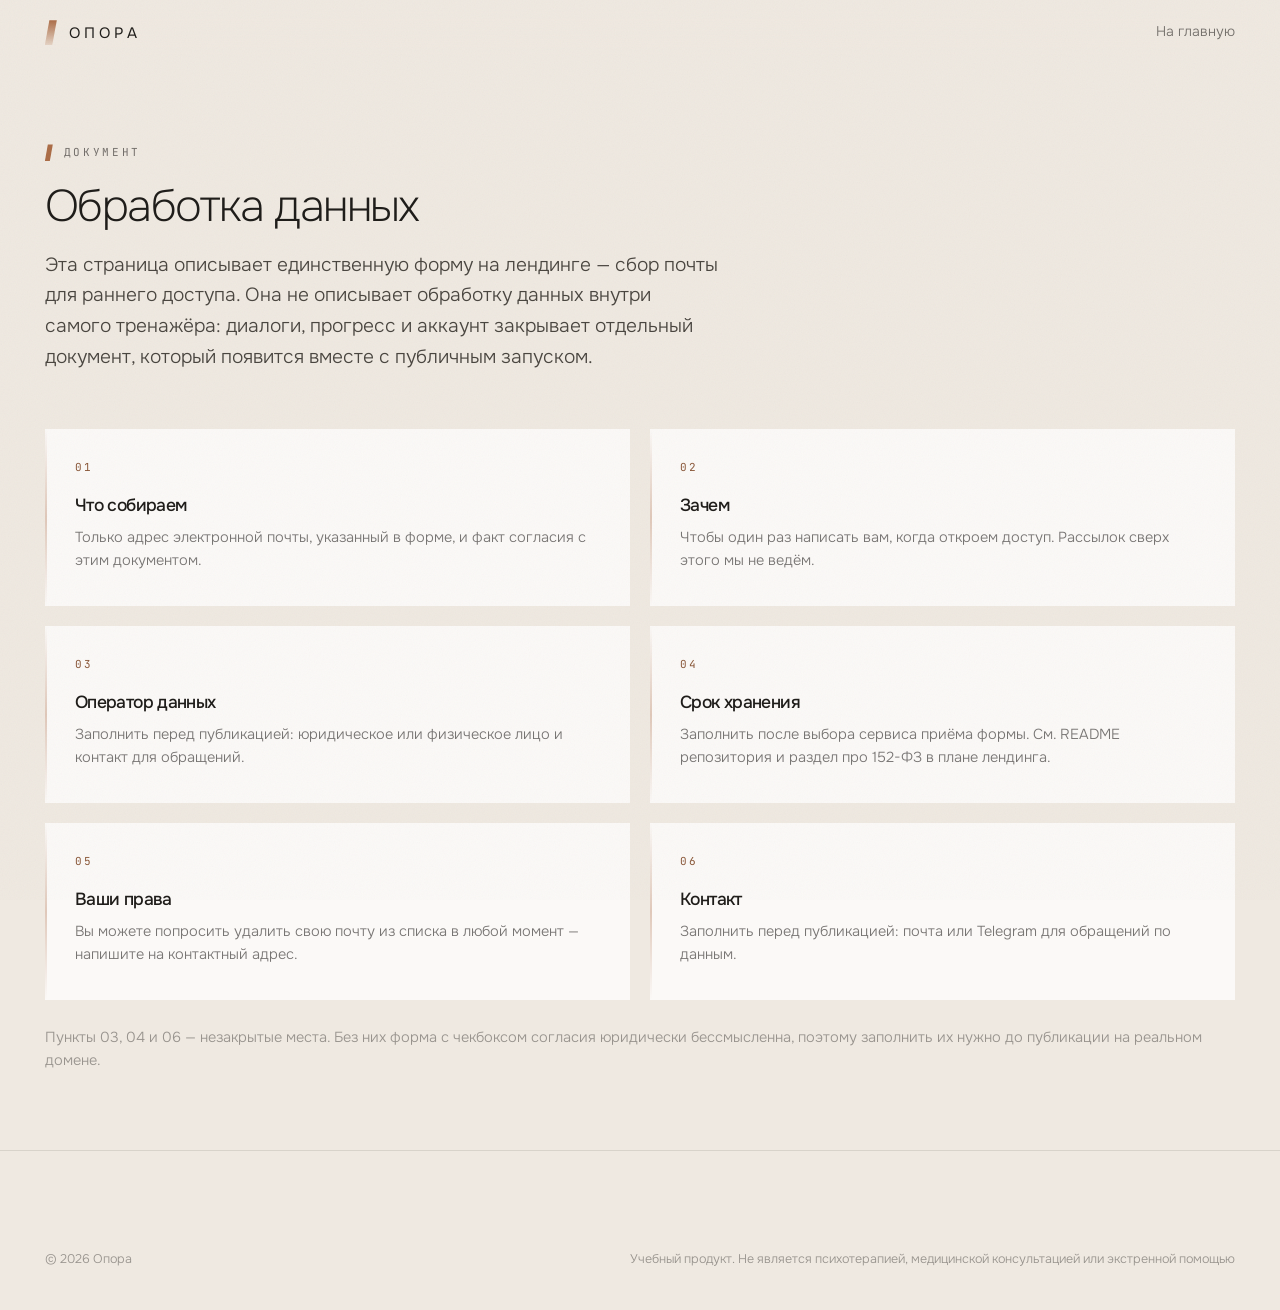
<file: privacy.html>
<!doctype html>
<html lang="ru">
<head>
<meta charset="utf-8" />
<meta name="viewport" content="width=device-width, initial-scale=1" />
<title>Обработка данных — Опора</title>
<meta name="description" content="Что Опора собирает на странице раннего доступа и как этим распоряжается." />
<meta name="robots" content="noindex" />
<meta name="theme-color" content="#060607" />
<link rel="icon" href="./assets/favicon.svg" type="image/svg+xml" />
<link rel="stylesheet" href="./styles.css" />
</head>
<body>

<a class="skip" href="#main">Перейти к содержанию</a>

<div class="vignette" aria-hidden="true"></div>
<div class="grain" aria-hidden="true"></div>

<header class="hd solid">
  <div class="wrap">
    <a class="logo" href="./index.html"><span class="slit" aria-hidden="true"></span>Опора</a>
    <nav><a href="./index.html">На главную</a></nav>
  </div>
</header>

<main id="main">
  <section style="padding-top:clamp(120px,16vh,180px)">
    <div class="wrap">
      <div class="label"><b aria-hidden="true"></b>Документ</div>
      <h2>Обработка данных</h2>
      <p class="lead">
        Эта страница описывает единственную форму на лендинге — сбор почты для раннего доступа.
        Она не описывает обработку данных внутри самого тренажёра: диалоги, прогресс и аккаунт
        закрывает отдельный документ, который появится вместе с публичным запуском.
      </p>

      <div class="mods" style="grid-template-columns:repeat(2,1fr)">
        <article class="mod">
          <em>01</em><h3>Что собираем</h3>
          <p>Только адрес электронной почты, указанный в форме, и факт согласия с этим документом.</p>
        </article>
        <article class="mod">
          <em>02</em><h3>Зачем</h3>
          <p>Чтобы один раз написать вам, когда откроем доступ. Рассылок сверх этого мы не ведём.</p>
        </article>
        <article class="mod">
          <em>03</em><h3>Оператор данных</h3>
          <p>Заполнить перед публикацией: юридическое или физическое лицо и контакт для обращений.</p>
        </article>
        <article class="mod">
          <em>04</em><h3>Срок хранения</h3>
          <p>Заполнить после выбора сервиса приёма формы. См. README репозитория и раздел про 152-ФЗ в плане лендинга.</p>
        </article>
        <article class="mod">
          <em>05</em><h3>Ваши права</h3>
          <p>Вы можете попросить удалить свою почту из списка в любой момент — напишите на контактный адрес.</p>
        </article>
        <article class="mod">
          <em>06</em><h3>Контакт</h3>
          <p>Заполнить перед публикацией: почта или Telegram для обращений по данным.</p>
        </article>
      </div>

      <p class="note">
        Пункты 03, 04 и 06 — незакрытые места. Без них форма с чекбоксом согласия юридически
        бессмысленна, поэтому заполнить их нужно до публикации на реальном домене.
      </p>
    </div>
  </section>
</main>

<footer>
  <div class="wrap">
    <div class="fbot" style="margin-top:0;border-top:0">
      <span>© 2026 Опора</span>
      <span>Учебный продукт. Не является психотерапией, медицинской консультацией или экстренной помощью</span>
    </div>
  </div>
</footer>

</body>
</html>
</file>
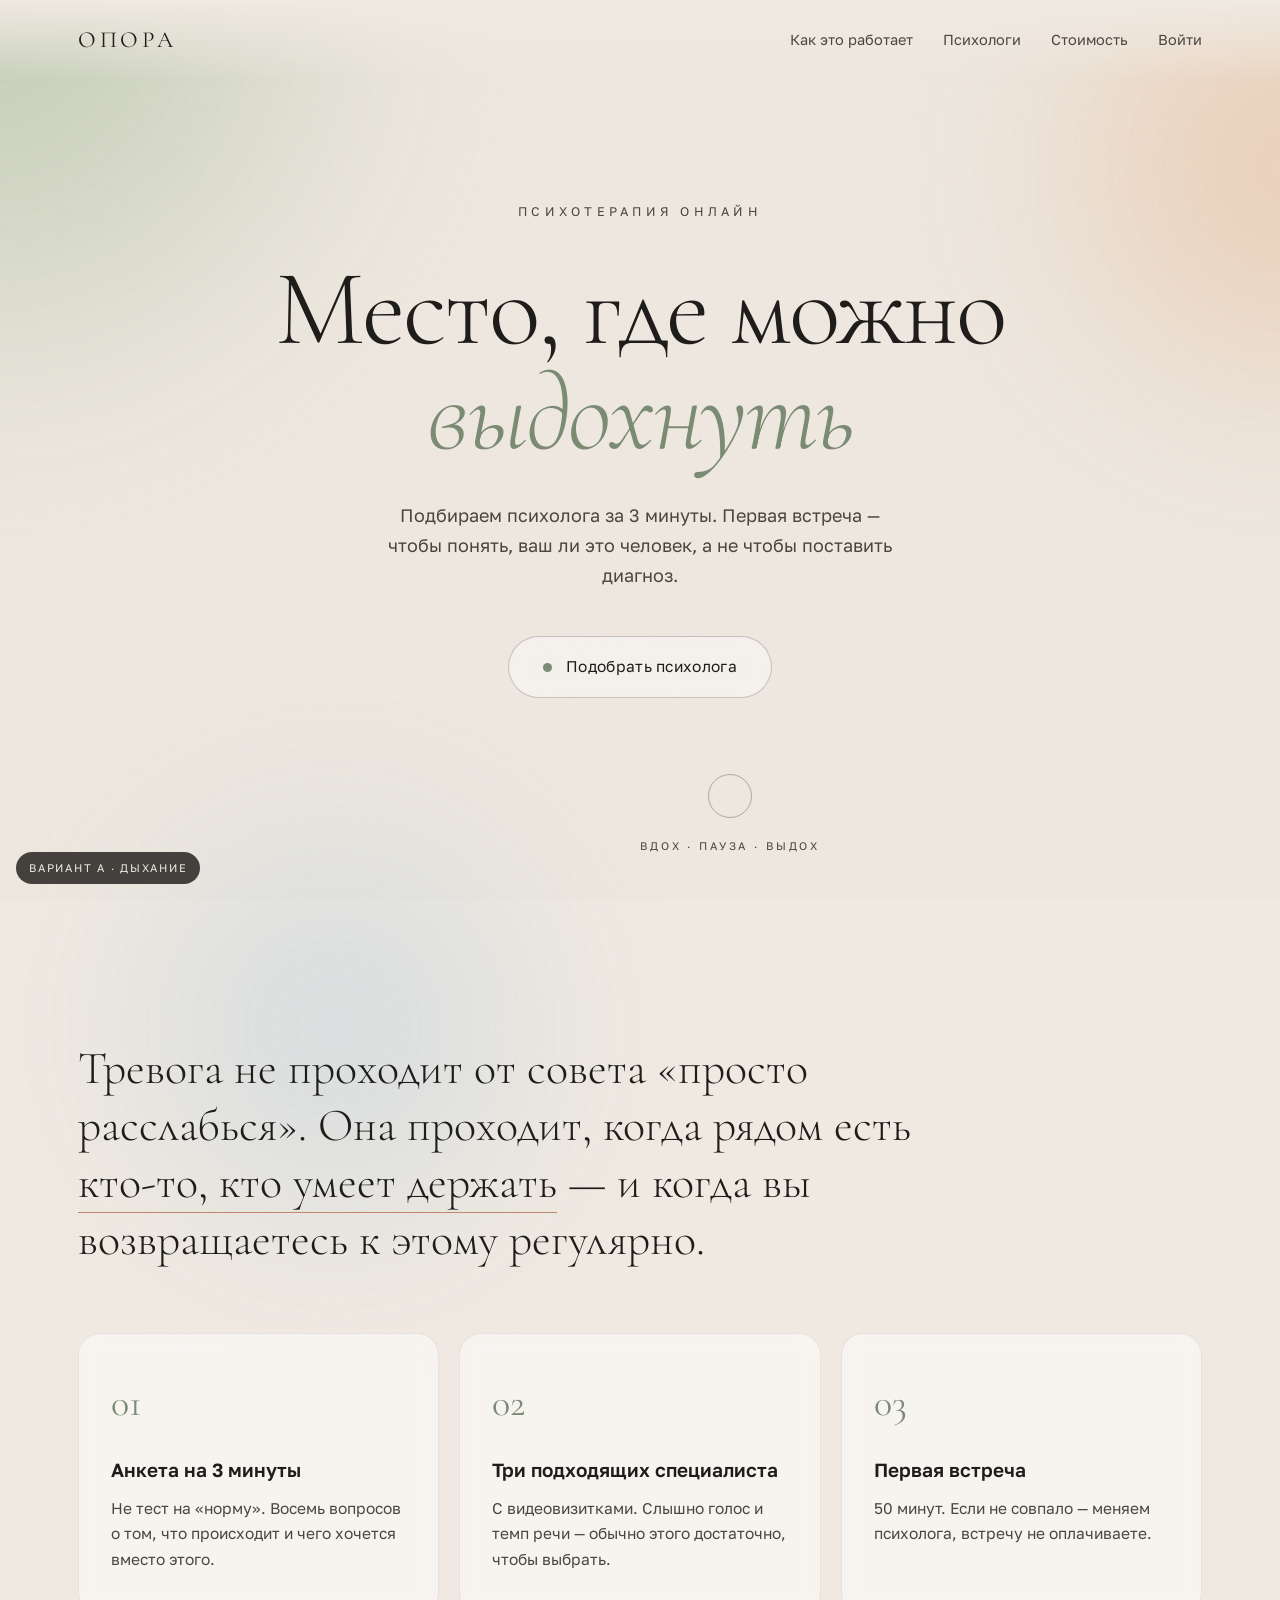
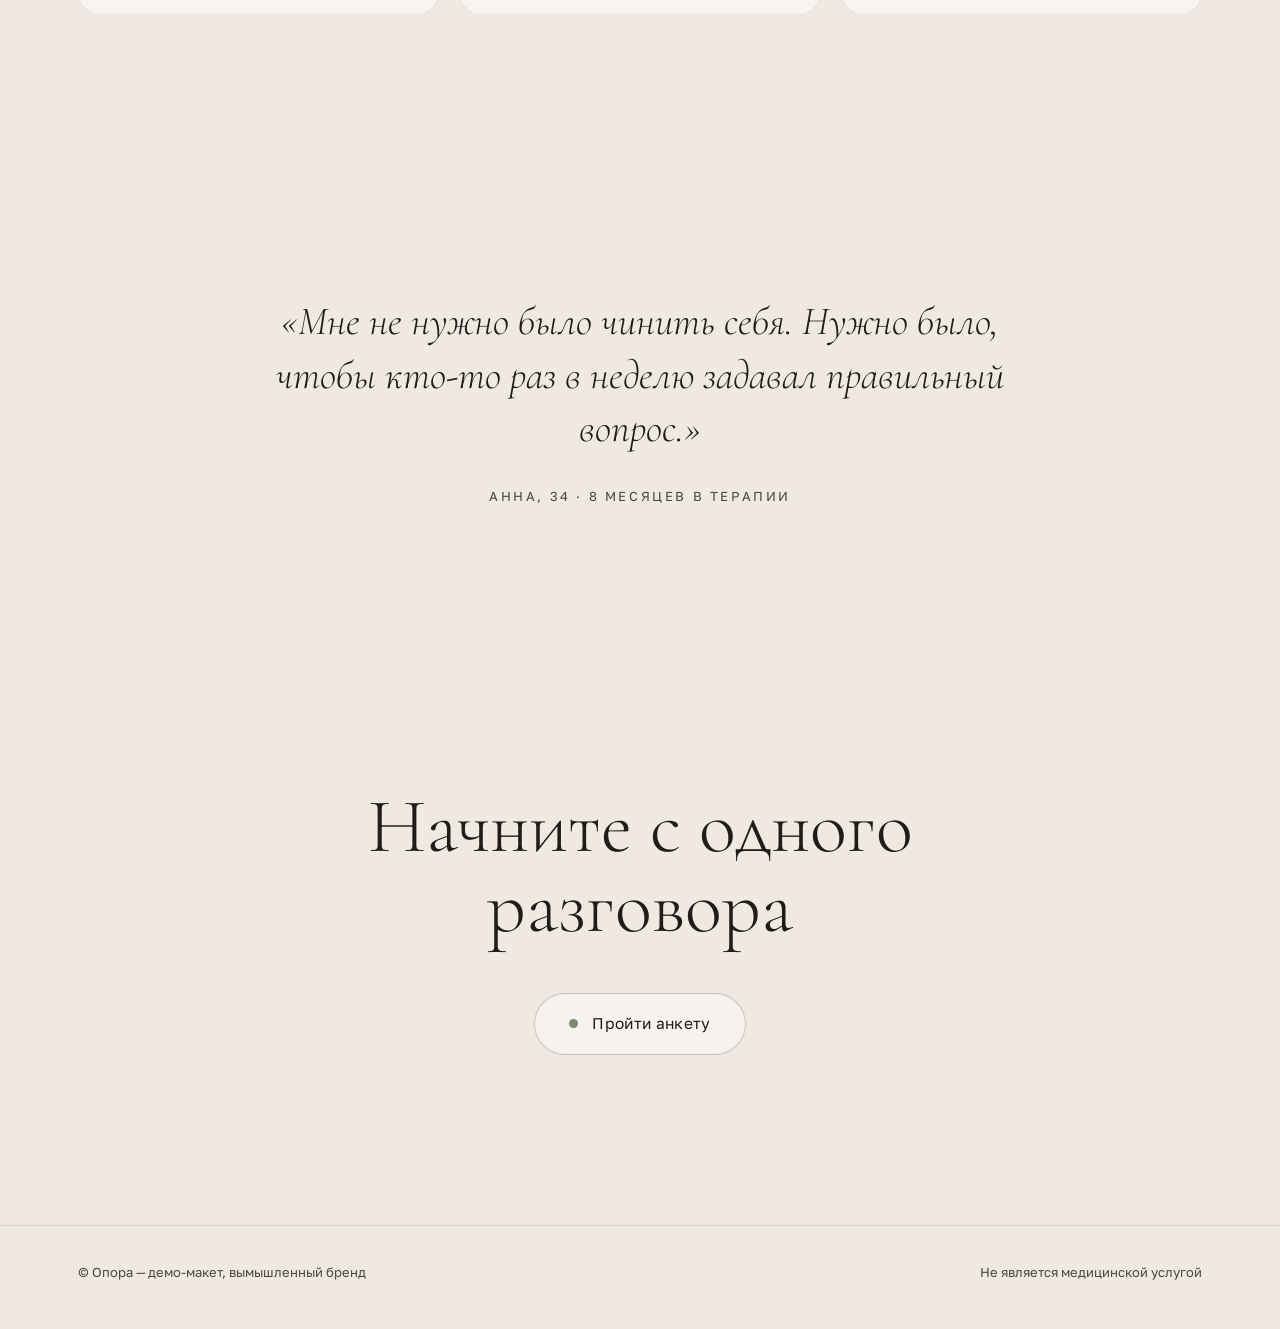
<file: proto/A-breath.html>
<!DOCTYPE html>
<html lang="ru">
<head>
<meta charset="utf-8">
<meta name="viewport" content="width=device-width,initial-scale=1">
<title>A · Дыхание — calm-tech</title>
<link rel="preconnect" href="https://fonts.googleapis.com">
<link rel="preconnect" href="https://fonts.gstatic.com" crossorigin>
<link href="https://fonts.googleapis.com/css2?family=Cormorant+Garamond:ital,wght@0,300;0,400;1,300&family=Golos+Text:wght@400;500;600&display=swap" rel="stylesheet">
<style>
:root{
  --sand:#EFE9E1; --sand-2:#E4DCD1; --ink:#1F1D1A; --ink-soft:#4A4640;
  --sage:#7C8C74; --clay:#C08A6A; --deep:#2C3A33;
  --serif:"Cormorant Garamond",Georgia,serif;
  --sans:"Golos Text","Segoe UI",system-ui,sans-serif;
  --ease:cubic-bezier(.22,1,.36,1);
}
*{margin:0;padding:0;box-sizing:border-box}
html{scroll-behavior:smooth}
body{background:var(--sand);color:var(--ink);font-family:var(--sans);font-size:17px;line-height:1.65;-webkit-font-smoothing:antialiased;overflow-x:hidden}

/* ---------- дыхание: живой градиентный фон ---------- */
.breath{position:fixed;inset:-20vmax;z-index:0;filter:blur(60px) saturate(1.05);pointer-events:none;opacity:.85}
.blob{position:absolute;border-radius:50%;mix-blend-mode:multiply;will-change:transform}
.b1{width:62vmax;height:62vmax;left:-6vmax;top:-4vmax;background:radial-gradient(circle at 40% 40%,#B9C7AE,transparent 68%);animation:drift1 26s var(--ease) infinite alternate}
.b2{width:54vmax;height:54vmax;right:-8vmax;top:6vmax;background:radial-gradient(circle at 50% 50%,#E8C9AE,transparent 66%);animation:drift2 31s var(--ease) infinite alternate}
.b3{width:48vmax;height:48vmax;left:22vmax;bottom:-14vmax;background:radial-gradient(circle at 50% 50%,#CFD9DE,transparent 64%);animation:drift3 37s var(--ease) infinite alternate}
@keyframes drift1{to{transform:translate3d(8vmax,6vmax,0) scale(1.14)}}
@keyframes drift2{to{transform:translate3d(-10vmax,9vmax,0) scale(.88)}}
@keyframes drift3{to{transform:translate3d(6vmax,-8vmax,0) scale(1.2)}}

/* зерно — тот самый приём «текстурной бумаги», только на SVG, без картинки */
.grain{position:fixed;inset:0;z-index:9;pointer-events:none;opacity:.055;mix-blend-mode:multiply;
  background-image:url("data:image/svg+xml,%3Csvg xmlns='http://www.w3.org/2000/svg' width='220' height='220'%3E%3Cfilter id='n'%3E%3CfeTurbulence type='fractalNoise' baseFrequency='.85' numOctaves='3'/%3E%3C/filter%3E%3Crect width='100%25' height='100%25' filter='url(%23n)'/%3E%3C/svg%3E")}

.wrap{position:relative;z-index:2;max-width:1180px;margin:0 auto;padding:0 28px}

/* ---------- шапка ---------- */
header{position:fixed;top:0;left:0;right:0;z-index:20;padding:22px 0;
  backdrop-filter:blur(14px);background:linear-gradient(var(--sand),rgba(239,233,225,0));transition:.5s var(--ease)}
header .wrap{display:flex;align-items:center;justify-content:space-between}
.logo{font-family:var(--serif);font-size:23px;letter-spacing:.16em;text-transform:uppercase}
.logo b{font-weight:400}
nav{display:flex;gap:30px;font-size:14.5px;color:var(--ink-soft)}
nav a{color:inherit;text-decoration:none;position:relative;padding-bottom:3px}
nav a::after{content:"";position:absolute;left:0;bottom:0;height:1px;width:0;background:var(--ink);transition:width .45s var(--ease)}
nav a:hover::after{width:100%}
@media(max-width:800px){nav{display:none}}

/* ---------- герой ---------- */
.hero{min-height:100svh;display:grid;place-items:center;text-align:center;position:relative}
.eyebrow{font-size:12.5px;letter-spacing:.34em;text-transform:uppercase;color:var(--ink-soft);margin-bottom:34px}
h1{font-family:var(--serif);font-weight:300;font-size:clamp(46px,8.4vw,124px);line-height:.98;letter-spacing:-.018em}
h1 em{font-style:italic;color:var(--sage)}
.sub{max-width:520px;margin:34px auto 0;color:var(--ink-soft);font-size:18px}

/* кнопка «вдох» */
.cta{margin-top:46px;display:inline-flex;align-items:center;gap:14px;padding:17px 34px;border-radius:100px;
  border:1px solid rgba(31,29,26,.22);background:rgba(255,255,255,.42);color:var(--ink);text-decoration:none;
  font-size:15.5px;letter-spacing:.02em;backdrop-filter:blur(8px);transition:.55s var(--ease);position:relative;overflow:hidden}
.cta:hover{background:var(--ink);color:var(--sand);border-color:var(--ink);transform:translateY(-2px)}
.pulse{width:9px;height:9px;border-radius:50%;background:var(--sage);animation:pulse 4.2s ease-in-out infinite}
.cta:hover .pulse{background:var(--clay)}
@keyframes pulse{0%,100%{transform:scale(1);opacity:.55}50%{transform:scale(2.1);opacity:1}}

/* индикатор ритма дыхания 4-7-8 */
.rhythm{position:absolute;bottom:42px;left:50%;transform:translateX(-50%);text-align:center}
.ring{width:44px;height:44px;margin:0 auto 12px;border:1px solid rgba(31,29,26,.3);border-radius:50%;animation:breathe 11s ease-in-out infinite}
@keyframes breathe{0%{transform:scale(.72)}36%{transform:scale(1.12)}64%{transform:scale(1.12)}100%{transform:scale(.72)}}
.rhythm span{font-size:11px;letter-spacing:.26em;text-transform:uppercase;color:var(--ink-soft)}

/* ---------- секции ---------- */
section{padding:min(17vh,140px) 0;position:relative}
.lead{font-family:var(--serif);font-size:clamp(28px,3.6vw,50px);line-height:1.24;font-weight:300;max-width:900px}
.lead u{text-decoration:none;border-bottom:1px solid var(--clay);padding-bottom:2px}

.cards{display:grid;grid-template-columns:repeat(auto-fit,minmax(268px,1fr));gap:20px;margin-top:64px}
.card{padding:38px 32px 42px;border-radius:22px;background:rgba(255,255,255,.5);border:1px solid rgba(31,29,26,.08);
  backdrop-filter:blur(10px);transition:.6s var(--ease)}
.card:hover{transform:translateY(-7px);background:rgba(255,255,255,.78);box-shadow:0 24px 60px -30px rgba(31,29,26,.35)}
.card i{display:block;font-style:normal;font-family:var(--serif);font-size:38px;color:var(--sage);margin-bottom:20px}
.card h3{font-size:19px;font-weight:600;margin-bottom:10px}
.card p{color:var(--ink-soft);font-size:15.5px}

.quote{max-width:820px;margin:0 auto;text-align:center}
.quote p{font-family:var(--serif);font-style:italic;font-size:clamp(24px,3.2vw,40px);line-height:1.34;font-weight:300}
.quote cite{display:block;margin-top:30px;font-style:normal;font-size:13px;letter-spacing:.2em;text-transform:uppercase;color:var(--ink-soft)}

.final{text-align:center;padding-bottom:min(20vh,170px)}
.final h2{font-family:var(--serif);font-weight:300;font-size:clamp(38px,6vw,86px);line-height:1.04}
footer{padding:36px 0 46px;border-top:1px solid rgba(31,29,26,.1);font-size:13px;color:var(--ink-soft);position:relative;z-index:2}
footer .wrap{display:flex;justify-content:space-between;flex-wrap:wrap;gap:14px}

/* ---------- появление ---------- */
.rv{opacity:0;transform:translateY(26px);transition:opacity 1.1s var(--ease),transform 1.1s var(--ease)}
.rv.in{opacity:1;transform:none}
@media(prefers-reduced-motion:reduce){
  *{animation:none!important;transition-duration:.01ms!important}
  .rv{opacity:1;transform:none}
}
.badge{position:fixed;left:16px;bottom:16px;z-index:30;font-size:11px;letter-spacing:.16em;text-transform:uppercase;
  padding:7px 13px;border-radius:99px;background:rgba(31,29,26,.82);color:var(--sand)}
</style>
</head>
<body>
<div class="breath"><div class="blob b1"></div><div class="blob b2"></div><div class="blob b3"></div></div>
<div class="grain"></div>
<div class="badge">Вариант A · Дыхание</div>

<header>
  <div class="wrap">
    <div class="logo"><b>Опора</b></div>
    <nav><a href="#how">Как это работает</a><a href="#who">Психологи</a><a href="#price">Стоимость</a><a href="#">Войти</a></nav>
  </div>
</header>

<div class="hero">
  <div class="wrap">
    <div class="eyebrow rv">Психотерапия онлайн</div>
    <h1 class="rv" style="transition-delay:.12s">Место, где можно<br><em>выдохнуть</em></h1>
    <p class="sub rv" style="transition-delay:.26s">Подбираем психолога за 3 минуты. Первая встреча — чтобы понять, ваш ли это человек, а не чтобы поставить диагноз.</p>
    <a class="cta rv" href="#" style="transition-delay:.4s"><span class="pulse"></span>Подобрать психолога</a>
  </div>
  <div class="rhythm rv" style="transition-delay:.7s"><div class="ring"></div><span>вдох · пауза · выдох</span></div>
</div>

<section id="how">
  <div class="wrap">
    <p class="lead rv">Тревога не проходит от совета «просто расслабься». Она проходит, когда рядом есть <u>кто-то, кто умеет держать</u> — и когда вы возвращаетесь к этому регулярно.</p>
    <div class="cards">
      <div class="card rv"><i>01</i><h3>Анкета на 3 минуты</h3><p>Не тест на «норму». Восемь вопросов о том, что происходит и чего хочется вместо этого.</p></div>
      <div class="card rv" style="transition-delay:.1s"><i>02</i><h3>Три подходящих специалиста</h3><p>С видеовизитками. Слышно голос и темп речи — обычно этого достаточно, чтобы выбрать.</p></div>
      <div class="card rv" style="transition-delay:.2s"><i>03</i><h3>Первая встреча</h3><p>50 минут. Если не совпало — меняем психолога, встречу не оплачиваете.</p></div>
    </div>
  </div>
</section>

<section>
  <div class="wrap quote">
    <p class="rv">«Мне не нужно было чинить себя. Нужно было, чтобы кто-то раз в неделю задавал правильный вопрос.»</p>
    <cite class="rv" style="transition-delay:.15s">Анна, 34 · 8 месяцев в терапии</cite>
  </div>
</section>

<section class="final">
  <div class="wrap">
    <h2 class="rv">Начните с одного<br>разговора</h2>
    <a class="cta rv" href="#" style="transition-delay:.15s"><span class="pulse"></span>Пройти анкету</a>
  </div>
</section>

<footer><div class="wrap"><span>© Опора — демо-макет, вымышленный бренд</span><span>Не является медицинской услугой</span></div></footer>

<script>
const io=new IntersectionObserver(es=>es.forEach(e=>{if(e.isIntersecting){e.target.classList.add('in');io.unobserve(e.target)}}),{threshold:.15,rootMargin:'0px 0px -8% 0px'});
document.querySelectorAll('.rv').forEach(el=>io.observe(el));
addEventListener('scroll',()=>{const h=document.querySelector('header');h.style.background=scrollY>40?'rgba(239,233,225,.86)':'linear-gradient(var(--sand),rgba(239,233,225,0))'},{passive:true});
</script>
</body>
</html>
</file>
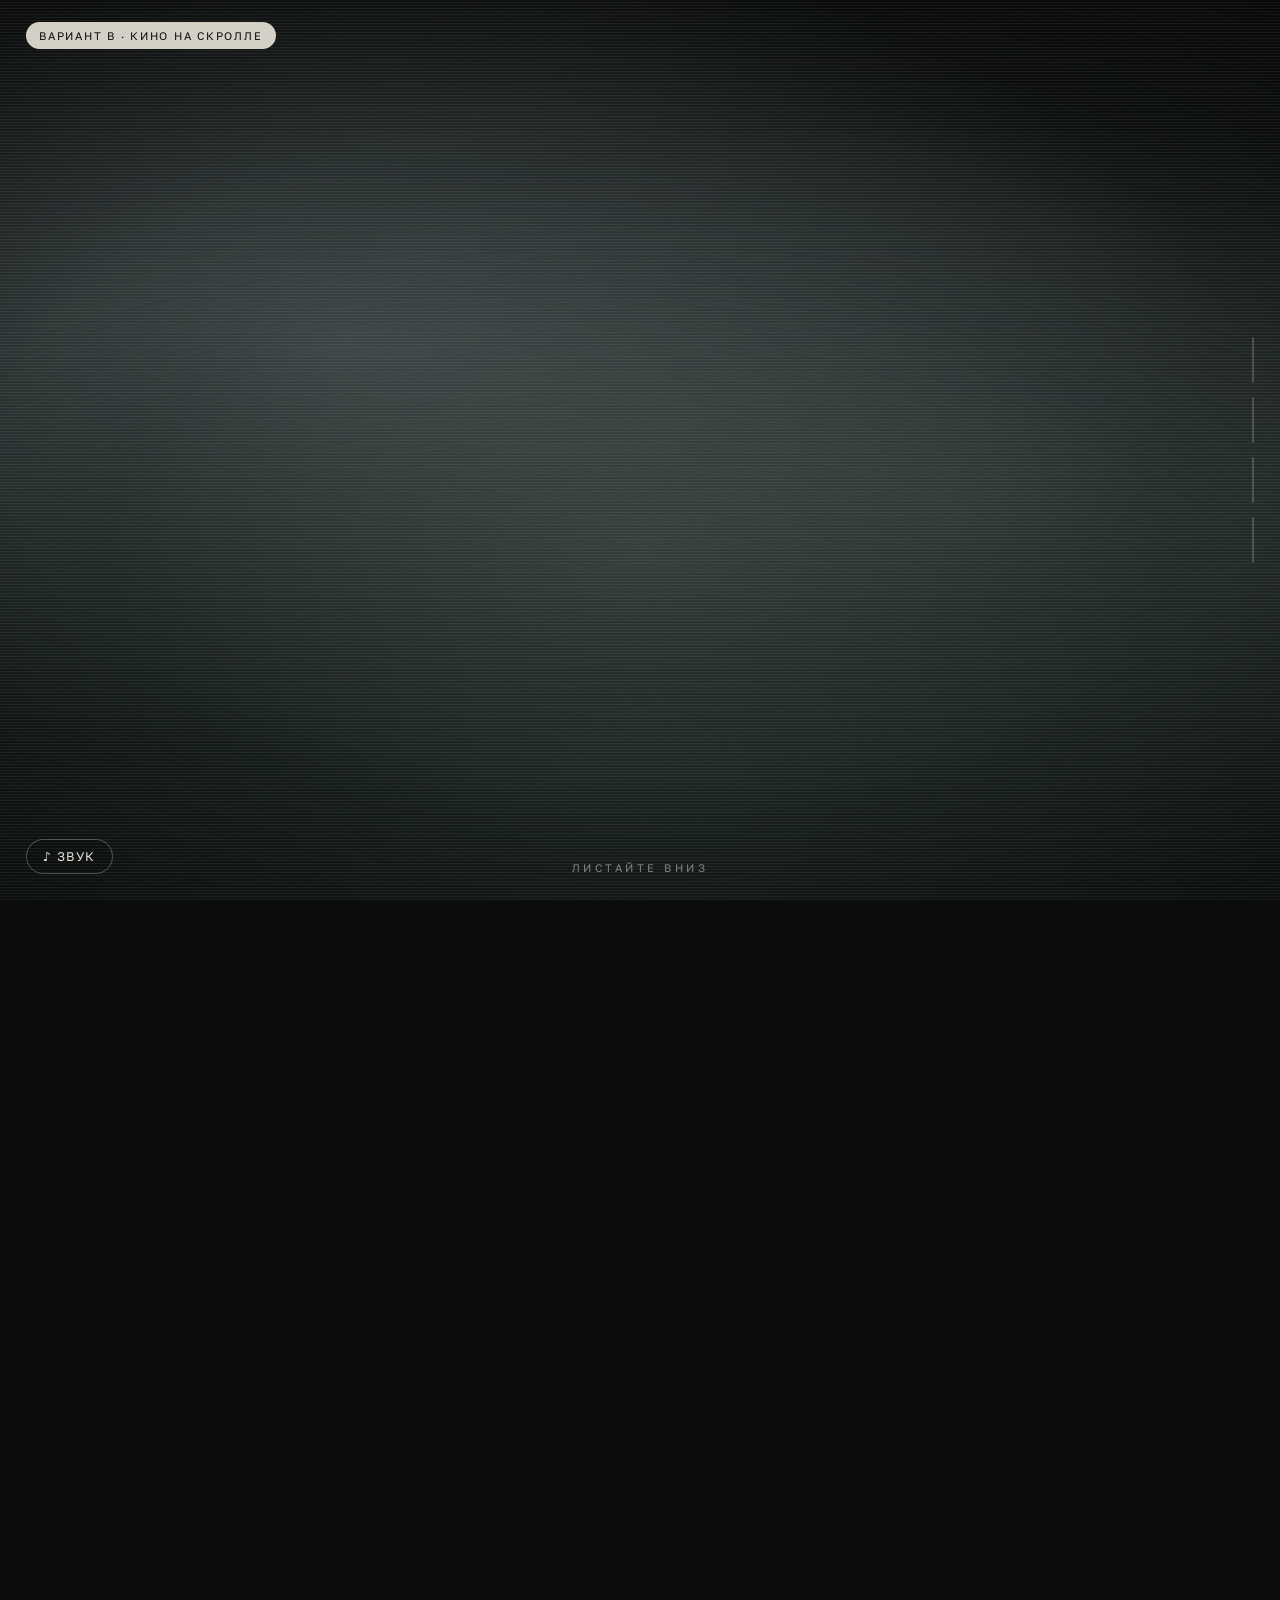
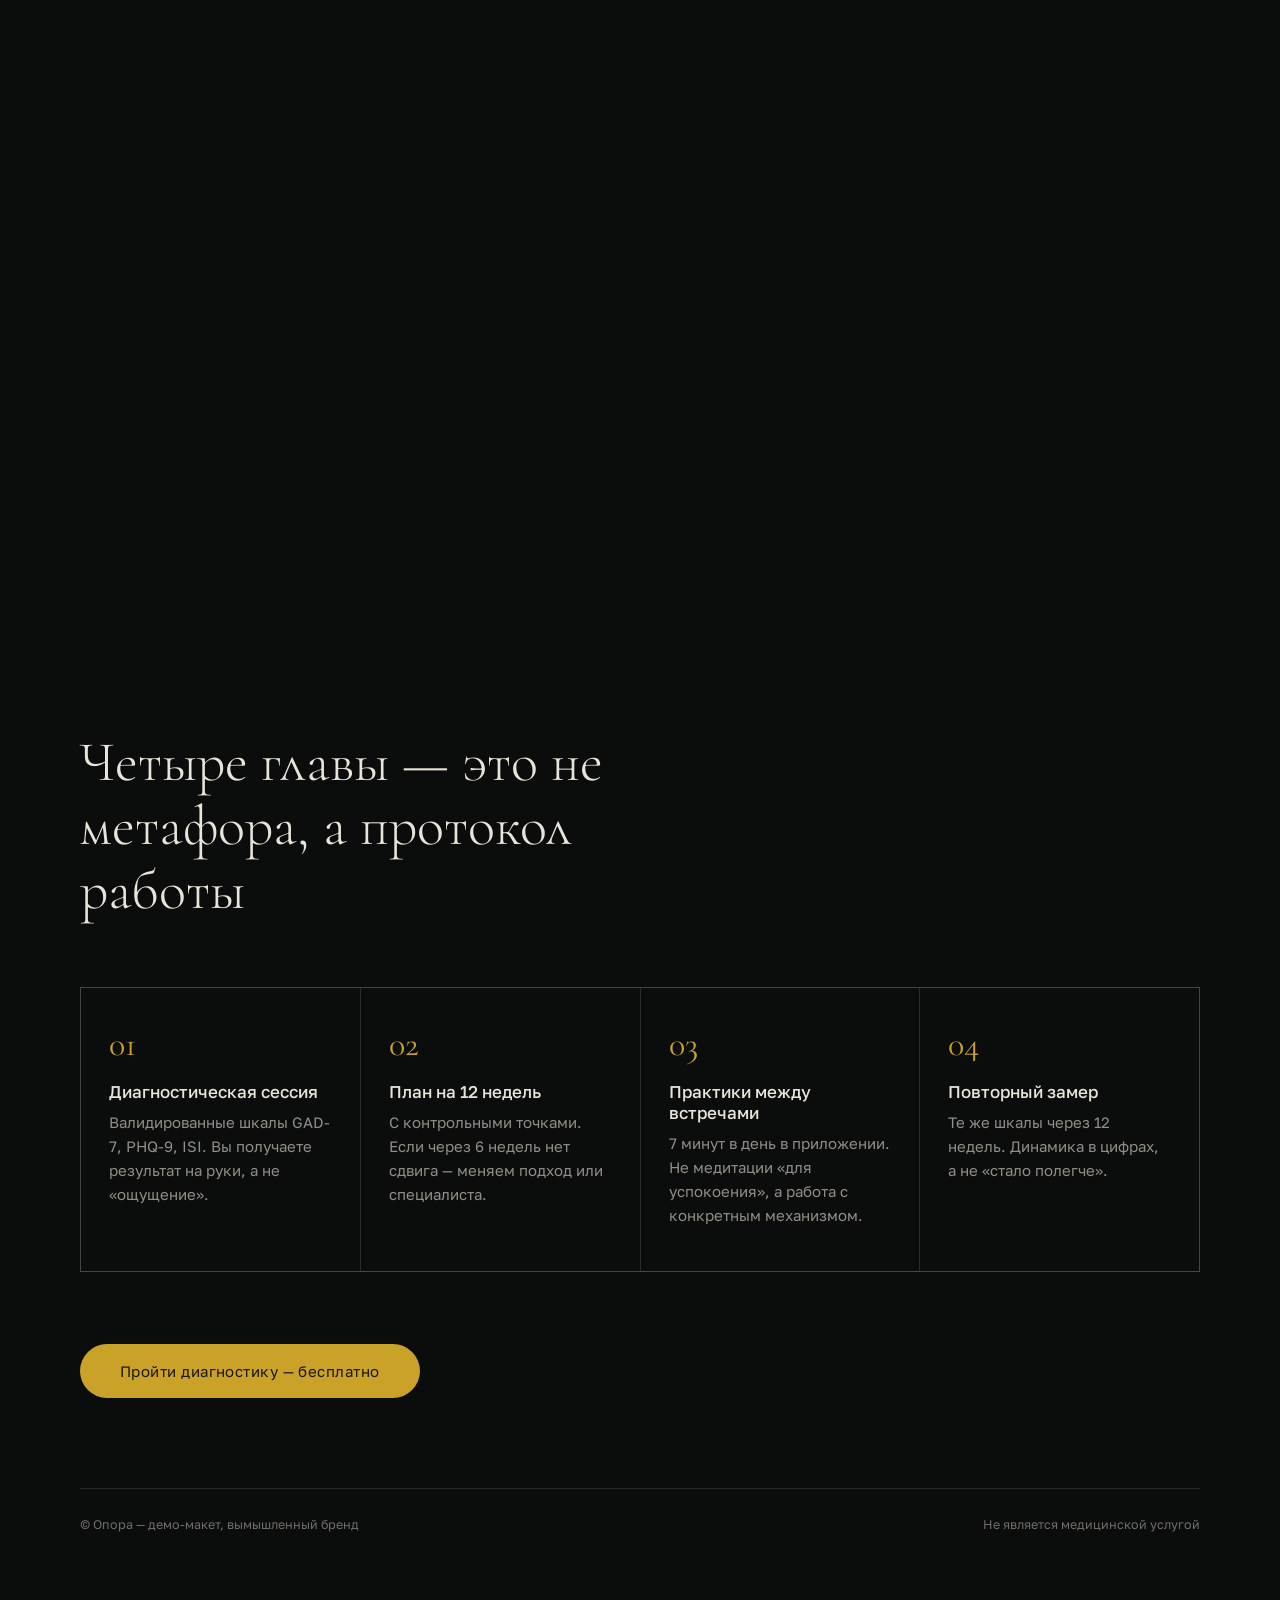
<file: proto/B-cinema.html>
<!DOCTYPE html>
<html lang="ru">
<head>
<meta charset="utf-8">
<meta name="viewport" content="width=device-width,initial-scale=1">
<title>B · Кино на скролле — метод 4 кадров</title>
<link rel="preconnect" href="https://fonts.googleapis.com">
<link rel="preconnect" href="https://fonts.gstatic.com" crossorigin>
<link href="https://fonts.googleapis.com/css2?family=Cormorant+Garamond:wght@300;400&family=Golos+Text:wght@400;500&display=swap" rel="stylesheet">
<style>
:root{
  --ink:#0B0D0C; --fog:#8FA0A4; --gold:#C9A227; --bone:#E9E4D9; --moss:#2E4034;
  --serif:"Cormorant Garamond",Georgia,serif;
  --sans:"Golos Text","Segoe UI",system-ui,sans-serif;
  --ease:cubic-bezier(.22,1,.36,1);
}
*{margin:0;padding:0;box-sizing:border-box}
body{background:var(--ink);color:var(--bone);font-family:var(--sans);overflow-x:hidden;-webkit-font-smoothing:antialiased}

/* ===== СЦЕНА: pinned-контейнер на 4 экрана скролла ===== */
.cinema{height:420vh;position:relative}
.stage{position:sticky;top:0;height:100svh;overflow:hidden}

/* каждый «кадр» — это то, что в методе Владимира приходит из Kling видео.
   здесь кадры собраны из CSS-градиентов, чтобы прототип был автономным. */
.frame{position:absolute;inset:0;opacity:0;transition:opacity .05s linear;will-change:opacity,transform}
.frame > .layer{position:absolute;inset:-8%;background-size:cover;background-position:center}

/* кадр 1 — туман */
#f1 .layer{background:
  radial-gradient(120% 80% at 50% 78%,#1A2320 0%,transparent 60%),
  radial-gradient(90% 60% at 30% 40%,rgba(143,160,164,.35),transparent 65%),
  radial-gradient(90% 60% at 72% 55%,rgba(143,160,164,.22),transparent 62%),
  linear-gradient(#0B0D0C,#141A18 55%,#0B0D0C)}
#f1::after{content:"";position:absolute;inset:0;background:radial-gradient(60% 45% at 50% 62%,rgba(233,228,217,.09),transparent 70%);animation:sway 18s ease-in-out infinite alternate}

/* кадр 2 — тропа */
#f2 .layer{background:
  linear-gradient(178deg,rgba(11,13,12,.1),rgba(11,13,12,.85)),
  conic-gradient(from 200deg at 50% 118%,#2E4034 0deg,#1B2620 40deg,#26332B 90deg,#141C18 140deg,#2E4034 180deg),
  #141C18}
#f2::after{content:"";position:absolute;left:50%;bottom:-6%;width:26%;height:78%;transform:translateX(-50%);
  background:linear-gradient(to top,rgba(201,162,39,.30),rgba(201,162,39,.06) 45%,transparent 78%);
  filter:blur(26px);clip-path:polygon(38% 100%,62% 100%,54% 0,46% 0)}

/* кадр 3 — поляна */
#f3 .layer{background:
  radial-gradient(70% 55% at 50% 30%,rgba(233,228,217,.38),transparent 66%),
  linear-gradient(180deg,#3A4A3C,#22301F 60%,#101613),
  #101613}
#f3::after{content:"";position:absolute;inset:0;
  background:repeating-linear-gradient(96deg,rgba(233,228,217,.055) 0 2px,transparent 2px 13px);
  mask-image:radial-gradient(60% 60% at 50% 32%,#000,transparent 72%)}

/* кадр 4 — свет */
#f4 .layer{background:
  radial-gradient(58% 52% at 50% 46%,#F3EBDA 0%,#D9C79B 26%,#8E7C4E 52%,#2A2A20 78%,#0B0D0C 100%)}
#f4::after{content:"";position:absolute;inset:0;background:
  conic-gradient(from 0deg at 50% 46%,transparent 0deg,rgba(255,247,224,.16) 18deg,transparent 40deg,rgba(255,247,224,.11) 78deg,transparent 110deg,rgba(255,247,224,.16) 190deg,transparent 220deg,rgba(255,247,224,.1) 300deg,transparent 340deg);
  animation:rot 46s linear infinite}
@keyframes rot{to{transform:rotate(360deg)}}
@keyframes sway{to{transform:translate3d(4%,-3%,0) scale(1.08)}}

/* виньетка + зерно поверх всего — приём «текстурной бумаги» из ролика */
.vignette{position:absolute;inset:0;pointer-events:none;
  background:radial-gradient(120% 88% at 50% 50%,transparent 42%,rgba(0,0,0,.72) 100%)}
.grain{position:fixed;inset:0;z-index:40;pointer-events:none;opacity:.085;mix-blend-mode:overlay;
  background-image:url("data:image/svg+xml,%3Csvg xmlns='http://www.w3.org/2000/svg' width='200' height='200'%3E%3Cfilter id='n'%3E%3CfeTurbulence type='fractalNoise' baseFrequency='.9' numOctaves='4'/%3E%3C/filter%3E%3Crect width='100%25' height='100%25' filter='url(%23n)'/%3E%3C/svg%3E")}
.scan{position:fixed;inset:0;z-index:39;pointer-events:none;opacity:.055;
  background:repeating-linear-gradient(0deg,#fff 0 1px,transparent 1px 3px)}

/* ===== ПЛАШКИ, которые «вылетают» на каждом кадре ===== */
.plates{position:absolute;inset:0;z-index:12;pointer-events:none}
.plate{position:absolute;left:0;right:0;padding:0 clamp(24px,6vw,90px);opacity:0;transform:translateY(34px);
  transition:opacity .7s var(--ease),transform .9s var(--ease)}
.plate.on{opacity:1;transform:none}
.plate .chapter{font-size:11px;letter-spacing:.4em;text-transform:uppercase;color:var(--gold);margin-bottom:18px}
.plate h2{font-family:var(--serif);font-weight:300;font-size:clamp(38px,6.6vw,96px);line-height:1;letter-spacing:-.015em;max-width:15ch}
.plate p{margin-top:20px;max-width:44ch;color:rgba(233,228,217,.72);font-size:17px;line-height:1.6}
#p1{top:50%;transform:translateY(calc(-50% + 34px));text-align:center}
#p1.on{transform:translateY(-50%)}
#p1 h2{max-width:none;margin:0 auto}
#p1 p{margin-left:auto;margin-right:auto}
#p2{bottom:16vh}
#p3{top:18vh}
#p4{top:50%;transform:translateY(calc(-50% + 34px));text-align:center;color:#1A1710}
#p4.on{transform:translateY(-50%)}
#p4 .chapter{color:#6B5A22}
#p4 p{color:rgba(26,23,16,.72);margin-left:auto;margin-right:auto}
#p4 h2{max-width:none;margin:0 auto}

/* ===== HUD: прогресс-рельс и звук ===== */
.rail{position:fixed;right:26px;top:50%;transform:translateY(-50%);z-index:30;display:flex;flex-direction:column;gap:14px}
.rail b{display:block;width:2px;height:46px;background:rgba(233,228,217,.2);position:relative;overflow:hidden;border-radius:2px}
.rail b i{position:absolute;inset:0;background:var(--gold);transform:scaleY(0);transform-origin:top;transition:transform .3s linear}
.hud{position:fixed;left:26px;bottom:26px;z-index:30;display:flex;gap:12px;align-items:center}
.btn{border:1px solid rgba(233,228,217,.28);background:rgba(11,13,12,.4);color:var(--bone);border-radius:99px;
  padding:9px 16px;font:inherit;font-size:12.5px;letter-spacing:.12em;text-transform:uppercase;cursor:pointer;
  backdrop-filter:blur(8px);transition:.4s var(--ease)}
.btn:hover{background:var(--bone);color:var(--ink)}
.btn[aria-pressed="true"]{background:var(--gold);border-color:var(--gold);color:#1A1710}
.hint{position:fixed;bottom:26px;left:50%;transform:translateX(-50%);z-index:30;font-size:11px;letter-spacing:.32em;
  text-transform:uppercase;color:rgba(233,228,217,.5);transition:opacity .6s}
.hint.hide{opacity:0}

/* ===== контент после кино ===== */
.after{position:relative;z-index:20;background:var(--ink);padding:min(18vh,150px) clamp(24px,6vw,90px) 90px}
.after .in{max-width:1120px;margin:0 auto}
.after h3{font-family:var(--serif);font-weight:300;font-size:clamp(30px,4.4vw,64px);line-height:1.14;max-width:20ch}
.grid{display:grid;grid-template-columns:repeat(auto-fit,minmax(240px,1fr));gap:1px;background:rgba(233,228,217,.14);
  margin-top:64px;border:1px solid rgba(233,228,217,.14)}
.cell{background:var(--ink);padding:36px 28px 44px;transition:.5s var(--ease)}
.cell:hover{background:#131715}
.cell em{font-style:normal;font-family:var(--serif);font-size:34px;color:var(--gold);display:block;margin-bottom:16px}
.cell h4{font-size:17px;font-weight:500;margin-bottom:8px}
.cell p{color:rgba(233,228,217,.6);font-size:15px;line-height:1.6}
.cta{margin-top:72px;display:inline-block;padding:18px 40px;border-radius:99px;background:var(--gold);color:#1A1710;
  text-decoration:none;font-size:15px;letter-spacing:.03em;transition:.5s var(--ease)}
.cta:hover{transform:translateY(-3px);box-shadow:0 20px 50px -22px var(--gold)}
.foot{margin-top:90px;padding-top:28px;border-top:1px solid rgba(233,228,217,.12);font-size:12.5px;color:rgba(233,228,217,.45);display:flex;justify-content:space-between;flex-wrap:wrap;gap:12px}
.badge{position:fixed;left:26px;top:22px;z-index:40;font-size:11px;letter-spacing:.16em;text-transform:uppercase;padding:7px 13px;border-radius:99px;background:rgba(233,228,217,.9);color:var(--ink)}
@media(prefers-reduced-motion:reduce){*{animation:none!important}}
</style>
</head>
<body>
<div class="badge">Вариант B · Кино на скролле</div>
<div class="grain"></div><div class="scan"></div>

<div class="cinema" id="cinema">
  <div class="stage">
    <div class="frame" id="f1"><div class="layer"></div></div>
    <div class="frame" id="f2"><div class="layer"></div></div>
    <div class="frame" id="f3"><div class="layer"></div></div>
    <div class="frame" id="f4"><div class="layer"></div></div>
    <div class="vignette"></div>

    <div class="plates">
      <div class="plate" id="p1">
        <div class="chapter">Глава I — Туман</div>
        <h2>Вы не сломаны.<br>Просто не видно дороги</h2>
        <p>Это состояние знакомо каждому третьему взрослому. У него есть название, механизм и выход.</p>
      </div>
      <div class="plate" id="p2">
        <div class="chapter">Глава II — Тропа</div>
        <h2>Появляется направление</h2>
        <p>Первые четыре встречи — не «копание в детстве». Это карта: что именно происходит с вашей нервной системой и почему сейчас.</p>
      </div>
      <div class="plate" id="p3">
        <div class="chapter">Глава III — Поляна</div>
        <h2>Становится тише</h2>
        <p>Через 8–12 недель клиенты отмечают снижение тревоги по шкале GAD-7 в среднем на 6 пунктов.</p>
      </div>
      <div class="plate" id="p4">
        <div class="chapter">Глава IV — Свет</div>
        <h2>И вы снова<br>управляете днём</h2>
        <p>Не «навсегда счастливы». Просто вы, у которого снова есть выбор.</p>
      </div>
    </div>
  </div>
</div>

<div class="rail" id="rail">
  <b><i></i></b><b><i></i></b><b><i></i></b><b><i></i></b>
</div>
<div class="hud">
  <button class="btn" id="sound" aria-pressed="false">♪ Звук</button>
</div>
<div class="hint" id="hint">Листайте вниз</div>

<div class="after">
  <div class="in">
    <h3>Четыре главы — это не метафора, а протокол работы</h3>
    <div class="grid">
      <div class="cell"><em>01</em><h4>Диагностическая сессия</h4><p>Валидированные шкалы GAD-7, PHQ-9, ISI. Вы получаете результат на руки, а не «ощущение».</p></div>
      <div class="cell"><em>02</em><h4>План на 12 недель</h4><p>С контрольными точками. Если через 6 недель нет сдвига — меняем подход или специалиста.</p></div>
      <div class="cell"><em>03</em><h4>Практики между встречами</h4><p>7 минут в день в приложении. Не медитации «для успокоения», а работа с конкретным механизмом.</p></div>
      <div class="cell"><em>04</em><h4>Повторный замер</h4><p>Те же шкалы через 12 недель. Динамика в цифрах, а не «стало полегче».</p></div>
    </div>
    <a class="cta" href="#">Пройти диагностику — бесплатно</a>
    <div class="foot"><span>© Опора — демо-макет, вымышленный бренд</span><span>Не является медицинской услугой</span></div>
  </div>
</div>

<script>
/* ---------- скролл-режиссура: 4 кадра, кроссфейд + «залипание» ---------- */
const cinema=document.getElementById('cinema');
const frames=[...document.querySelectorAll('.frame')];
const plates=[...document.querySelectorAll('.plate')];
const bars=[...document.querySelectorAll('.rail b i')];
const hint=document.getElementById('hint');
const N=frames.length;

/* каждая глава = HOLD (плашка стоит) + MOVE (перелёт в следующий кадр) */
const HOLD=.55;

function render(){
  const r=cinema.getBoundingClientRect();
  const total=cinema.offsetHeight-innerHeight;
  const p=Math.min(1,Math.max(0,-r.top/total));   // 0..1 по всей сцене
  const seg=1/N;

  frames.forEach((f,i)=>{
    const local=(p-i*seg)/seg;                     // 0..1 внутри своей главы
    let o=0, s=1;
    if(local>=0&&local<=1){
      o = local<HOLD ? 1 : 1-(local-HOLD)/(1-HOLD);
      s = 1+local*0.09;                            // медленный наезд камеры
    } else if(local<0&&local>-.45){
      o = 1+local/.45;                             // подхват от предыдущей
    }
    f.style.opacity=o.toFixed(3);
    f.querySelector('.layer').style.transform=`scale(${s.toFixed(3)})`;
    bars[i].style.transform=`scaleY(${Math.min(1,Math.max(0,local)).toFixed(3)})`;
    plates[i].classList.toggle('on', local>.06&&local<HOLD+.18);
  });
  hint.classList.toggle('hide',p>.03);
  requestAnimationFrame(render);
}
requestAnimationFrame(render);

/* ---------- звук: генерируем ambient прямо в браузере, без файлов ---------- */
let actx,master,on=false;
document.getElementById('sound').addEventListener('click',e=>{
  const b=e.currentTarget;
  if(!actx){
    actx=new (window.AudioContext||window.webkitAudioContext)();
    master=actx.createGain(); master.gain.value=0; master.connect(actx.destination);

    // коричневый шум = «гул ветра»
    const len=actx.sampleRate*4, buf=actx.createBuffer(1,len,actx.sampleRate), d=buf.getChannelData(0);
    let last=0;
    for(let i=0;i<len;i++){const w=Math.random()*2-1; last=(last+.02*w)/1.02; d[i]=last*3.2}
    const noise=actx.createBufferSource(); noise.buffer=buf; noise.loop=true;
    const lp=actx.createBiquadFilter(); lp.type='lowpass'; lp.frequency.value=420; lp.Q.value=.7;
    noise.connect(lp).connect(master); noise.start();

    // медленная «дыхательная» модуляция громкости
    const lfo=actx.createOscillator(), lg=actx.createGain();
    lfo.frequency.value=.07; lg.gain.value=340;
    lfo.connect(lg).connect(lp.frequency); lfo.start();

    // тихий дрон-обертон
    const osc=actx.createOscillator(), og=actx.createGain();
    osc.type='sine'; osc.frequency.value=58; og.gain.value=.05;
    osc.connect(og).connect(master); osc.start();
  }
  on=!on;
  actx.resume();
  master.gain.cancelScheduledValues(actx.currentTime);
  master.gain.linearRampToValueAtTime(on?.16:0, actx.currentTime+1.2);
  b.setAttribute('aria-pressed',on);
  b.textContent = on ? '♪ Звук вкл' : '♪ Звук';
});
</script>
</body>
</html>
</file>
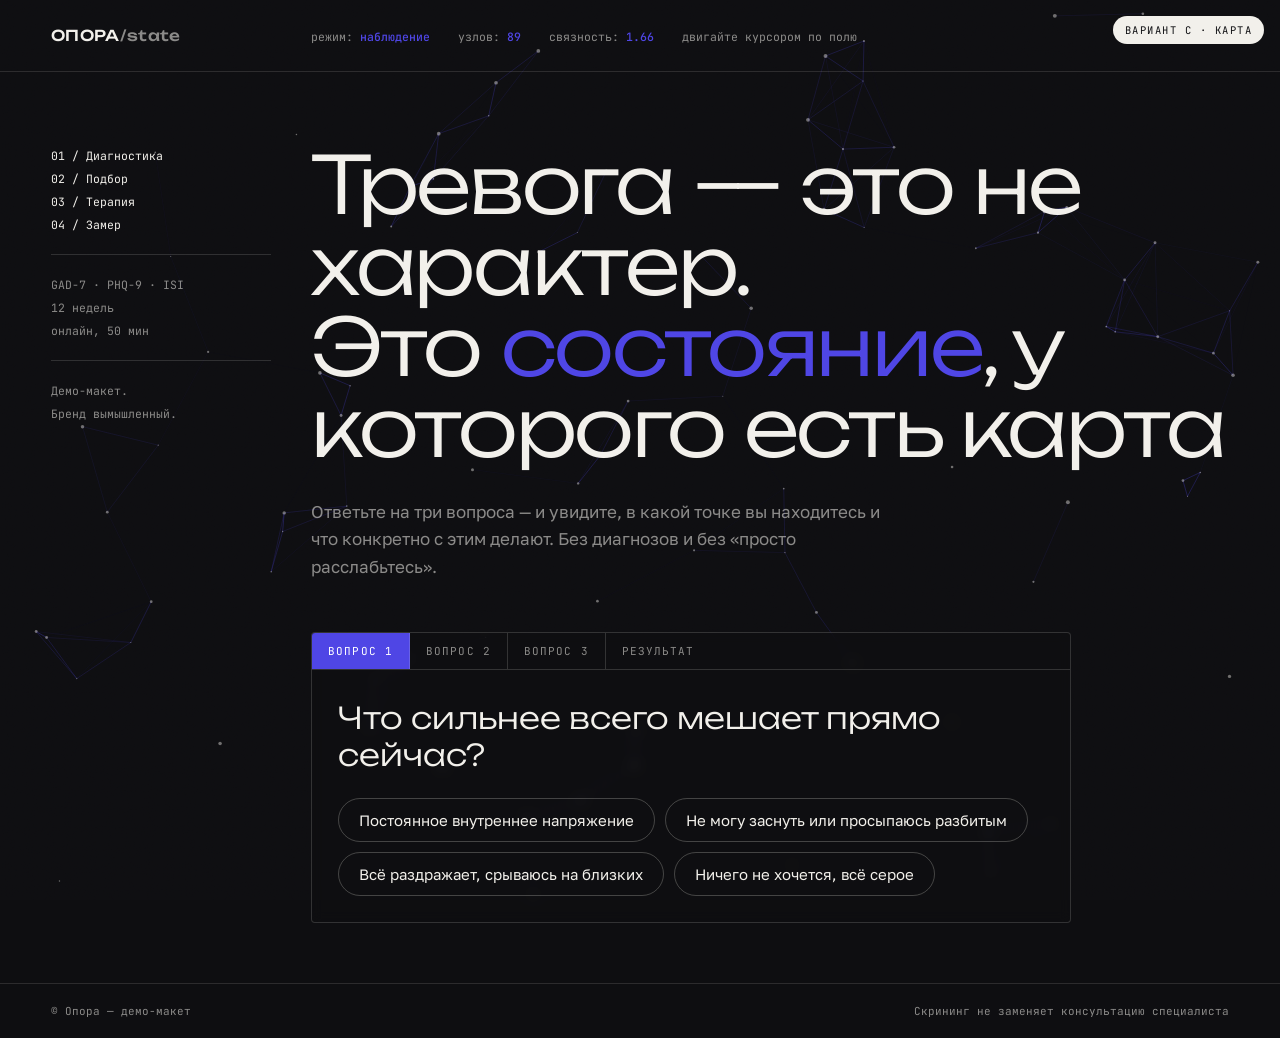
<file: proto/C-map.html>
<!DOCTYPE html>
<html lang="ru">
<head>
<meta charset="utf-8">
<meta name="viewport" content="width=device-width,initial-scale=1">
<title>C · Карта состояния — интерактив вместо видео</title>
<link rel="preconnect" href="https://fonts.googleapis.com">
<link rel="preconnect" href="https://fonts.gstatic.com" crossorigin>
<link href="https://fonts.googleapis.com/css2?family=Unbounded:wght@300;500&family=JetBrains+Mono:wght@400;500&family=Golos+Text:wght@400;500&display=swap" rel="stylesheet">
<style>
:root{
  --bg:#0E0E11; --paper:#F2F0EB; --ink:#111114;
  --acc:#4F46E5;      /* подменяется тестом */
  --mut:rgba(242,240,235,.55);
  --disp:"Unbounded","Segoe UI",system-ui,sans-serif;
  --mono:"JetBrains Mono",ui-monospace,Consolas,monospace;
  --sans:"Golos Text",system-ui,sans-serif;
  --ease:cubic-bezier(.22,1,.36,1);
}
*{margin:0;padding:0;box-sizing:border-box}
body{background:var(--bg);color:var(--paper);font-family:var(--sans);overflow-x:hidden;-webkit-font-smoothing:antialiased}
canvas{position:fixed;inset:0;z-index:0;display:block}
.grain{position:fixed;inset:0;z-index:2;pointer-events:none;opacity:.06;mix-blend-mode:overlay;
  background-image:url("data:image/svg+xml,%3Csvg xmlns='http://www.w3.org/2000/svg' width='180' height='180'%3E%3Cfilter id='n'%3E%3CfeTurbulence type='fractalNoise' baseFrequency='.95' numOctaves='3'/%3E%3C/filter%3E%3Crect width='100%25' height='100%25' filter='url(%23n)'/%3E%3C/svg%3E")}
.shell{position:relative;z-index:3;min-height:100svh;display:flex;flex-direction:column}

/* ---- сетка Swiss: узкая колонка мета + широкая контента ---- */
header{display:grid;grid-template-columns:220px 1fr;gap:40px;padding:26px clamp(20px,4vw,54px);
  border-bottom:1px solid rgba(242,240,235,.13);align-items:baseline}
.mark{font-family:var(--disp);font-weight:500;font-size:15px;letter-spacing:.02em}
.meta{font-family:var(--mono);font-size:11.5px;color:var(--mut);display:flex;gap:28px;flex-wrap:wrap}
.meta span b{color:var(--acc);font-weight:500;transition:color .8s var(--ease)}

main{flex:1;display:grid;grid-template-columns:220px 1fr;gap:40px;padding:clamp(40px,8vh,110px) clamp(20px,4vw,54px) 60px}
.side{font-family:var(--mono);font-size:11.5px;color:var(--mut);line-height:2}
.side u{text-decoration:none;display:block;color:var(--paper)}
.side hr{border:0;border-top:1px solid rgba(242,240,235,.15);margin:18px 0}

h1{font-family:var(--disp);font-weight:300;font-size:clamp(36px,6.2vw,86px);line-height:1.02;letter-spacing:-.03em;max-width:16ch}
h1 mark{background:none;color:var(--acc);transition:color .8s var(--ease)}
.lede{margin-top:30px;max-width:52ch;color:var(--mut);font-size:17px;line-height:1.62}

/* ---- мини-тест: три ответа меняют заголовок, цвет и поле частиц ---- */
.probe{margin-top:52px;max-width:760px;border:1px solid rgba(242,240,235,.16);border-radius:4px;overflow:hidden;backdrop-filter:blur(6px);background:rgba(14,14,17,.5)}
.probe .bar{display:flex;font-family:var(--mono);font-size:11px;letter-spacing:.1em;text-transform:uppercase;
  border-bottom:1px solid rgba(242,240,235,.16);color:var(--mut)}
.probe .bar div{padding:11px 16px;border-right:1px solid rgba(242,240,235,.16);transition:.5s var(--ease)}
.probe .bar div.act{background:var(--acc);color:#fff;transition:background .6s var(--ease)}
.probe .body{padding:30px 26px 26px}
.q{font-family:var(--disp);font-weight:300;font-size:clamp(20px,2.5vw,30px);line-height:1.22;margin-bottom:24px}
.opts{display:flex;flex-wrap:wrap;gap:10px}
.opt{border:1px solid rgba(242,240,235,.24);background:transparent;color:var(--paper);font:inherit;font-size:15px;
  padding:12px 20px;border-radius:99px;cursor:pointer;transition:.35s var(--ease)}
.opt:hover{border-color:var(--acc);color:var(--acc);transform:translateY(-2px)}
.result{display:none;padding:30px 26px 30px}
.result.on{display:block;animation:fade .8s var(--ease)}
@keyframes fade{from{opacity:0;transform:translateY(14px)}to{opacity:1}}
.result .tag{font-family:var(--mono);font-size:11px;letter-spacing:.2em;text-transform:uppercase;color:var(--acc);margin-bottom:14px;transition:color .8s var(--ease)}
.result h3{font-family:var(--disp);font-weight:300;font-size:clamp(22px,3vw,36px);line-height:1.14;margin-bottom:14px}
.result p{color:var(--mut);max-width:50ch;line-height:1.62}
.scale{display:flex;gap:4px;margin:22px 0 26px}
.scale i{height:5px;flex:1;background:rgba(242,240,235,.16);border-radius:2px;overflow:hidden;position:relative}
.scale i.f::after{content:"";position:absolute;inset:0;background:var(--acc);transform-origin:left;
  animation:grow .9s var(--ease) both;transition:background .8s var(--ease)}
@keyframes grow{from{transform:scaleX(0)}to{transform:scaleX(1)}}
.cta{display:inline-flex;align-items:center;gap:12px;padding:15px 28px;border-radius:99px;background:var(--acc);
  color:#fff;text-decoration:none;font-size:15px;transition:.45s var(--ease)}
.cta:hover{transform:translateY(-2px);filter:brightness(1.12)}
.again{margin-left:16px;background:none;border:0;color:var(--mut);font:inherit;font-size:14px;cursor:pointer;text-decoration:underline;text-underline-offset:4px}

footer{border-top:1px solid rgba(242,240,235,.13);padding:20px clamp(20px,4vw,54px);
  font-family:var(--mono);font-size:11px;color:var(--mut);display:flex;justify-content:space-between;gap:14px;flex-wrap:wrap}
.badge{position:fixed;right:16px;top:16px;z-index:20;font-family:var(--mono);font-size:10.5px;letter-spacing:.14em;
  text-transform:uppercase;padding:7px 12px;border-radius:99px;background:var(--paper);color:var(--ink)}
@media(max-width:860px){header,main{grid-template-columns:1fr;gap:22px}.side{display:none}}
@media(prefers-reduced-motion:reduce){*{animation:none!important;transition-duration:.01ms!important}}
</style>
</head>
<body>
<canvas id="cv"></canvas>
<div class="grain"></div>
<div class="badge">Вариант C · Карта</div>

<div class="shell">
  <header>
    <div class="mark">ОПОРА<span style="color:var(--mut)">/state</span></div>
    <div class="meta">
      <span>режим: <b id="mMode">наблюдение</b></span>
      <span>узлов: <b id="mNodes">0</b></span>
      <span>связность: <b id="mLink">0.00</b></span>
      <span id="mHint">двигайте курсором по полю</span>
    </div>
  </header>

  <main>
    <div class="side">
      <u>01 / Диагностика</u>
      <u>02 / Подбор</u>
      <u>03 / Терапия</u>
      <u>04 / Замер</u>
      <hr>
      GAD-7 · PHQ-9 · ISI<br>
      12 недель<br>
      онлайн, 50 мин
      <hr>
      Демо-макет.<br>Бренд вымышленный.
    </div>

    <div>
      <h1 id="h1">Тревога — это не характер.<br>Это <mark id="hlKey">состояние</mark>, у которого есть карта</h1>
      <p class="lede" id="lede">Ответьте на три вопроса — и увидите, в какой точке вы находитесь и что конкретно с этим делают. Без диагнозов и без «просто расслабьтесь».</p>

      <div class="probe">
        <div class="bar"><div id="s1" class="act">Вопрос 1</div><div id="s2">Вопрос 2</div><div id="s3">Вопрос 3</div><div id="s4" style="flex:1;border-right:0">Результат</div></div>
        <div class="body" id="body">
          <div class="q" id="q">Что сильнее всего мешает прямо сейчас?</div>
          <div class="opts" id="opts"></div>
        </div>
        <div class="result" id="res">
          <div class="tag" id="rTag"></div>
          <h3 id="rTitle"></h3>
          <div class="scale" id="rScale"></div>
          <p id="rText"></p>
          <div style="margin-top:28px">
            <a class="cta" href="#">Подобрать специалиста <span>→</span></a>
            <button class="again" id="again">пройти заново</button>
          </div>
        </div>
      </div>
    </div>
  </main>

  <footer><span>© Опора — демо-макет</span><span>Скрининг не заменяет консультацию специалиста</span></footer>
</div>

<script>
/* ================= поле частиц: «карта состояния» ================= */
const cv=document.getElementById('cv'),ctx=cv.getContext('2d');
let W,H,pts=[],mouse={x:-9999,y:-9999},acc={r:79,g:70,b:229},tgt={r:79,g:70,b:229},calm=0,tCalm=0;
function size(){const d=Math.min(devicePixelRatio||1,2);W=cv.width=innerWidth*d;H=cv.height=innerHeight*d;cv.style.width=innerWidth+'px';cv.style.height=innerHeight+'px';ctx.setTransform(d,0,0,d,0,0);build()}
function build(){
  const n=Math.round(innerWidth*innerHeight/13000);
  pts=Array.from({length:n},()=>({x:Math.random()*innerWidth,y:Math.random()*innerHeight,
    vx:(Math.random()-.5)*.34,vy:(Math.random()-.5)*.34,r:Math.random()*1.5+.5}));
  document.getElementById('mNodes').textContent=n;
}
addEventListener('resize',size);
addEventListener('pointermove',e=>{mouse.x=e.clientX;mouse.y=e.clientY});
addEventListener('pointerleave',()=>{mouse.x=mouse.y=-9999});

function loop(){
  // цвет и «спокойствие» плавно едут к целевым
  acc.r+=(tgt.r-acc.r)*.03; acc.g+=(tgt.g-acc.g)*.03; acc.b+=(tgt.b-acc.b)*.03;
  calm+=(tCalm-calm)*.02;
  const A=`${acc.r|0},${acc.g|0},${acc.b|0}`;
  document.documentElement.style.setProperty('--acc',`rgb(${A})`);

  ctx.clearRect(0,0,innerWidth,innerHeight);
  const LINK=118-calm*34, SPD=1-calm*.62;
  let links=0;

  for(const p of pts){
    p.x+=p.vx*SPD; p.y+=p.vy*SPD;
    if(p.x<0||p.x>innerWidth)p.vx*=-1;
    if(p.y<0||p.y>innerHeight)p.vy*=-1;
    // курсор мягко притягивает — «внимание»
    const dx=mouse.x-p.x,dy=mouse.y-p.y,d=Math.hypot(dx,dy);
    if(d<190){p.x+=dx/d*.55;p.y+=dy/d*.55}
  }
  ctx.lineWidth=1;
  for(let i=0;i<pts.length;i++)for(let j=i+1;j<pts.length;j++){
    const a=pts[i],b=pts[j],d=Math.hypot(a.x-b.x,a.y-b.y);
    if(d<LINK){links++;ctx.strokeStyle=`rgba(${A},${(1-d/LINK)*.34})`;
      ctx.beginPath();ctx.moveTo(a.x,a.y);ctx.lineTo(b.x,b.y);ctx.stroke()}
  }
  for(const p of pts){
    const near=Math.hypot(mouse.x-p.x,mouse.y-p.y)<190;
    ctx.fillStyle=near?`rgba(${A},.95)`:`rgba(242,240,235,.42)`;
    ctx.beginPath();ctx.arc(p.x,p.y,p.r+(near?1:0),0,7);ctx.fill();
  }
  document.getElementById('mLink').textContent=(links/Math.max(1,pts.length)).toFixed(2);
  requestAnimationFrame(loop);
}
size();loop();

/* ================= мини-скрининг ================= */
const Q=[
 {q:'Что сильнее всего мешает прямо сейчас?',
  a:[['Постоянное внутреннее напряжение',2],['Не могу заснуть или просыпаюсь разбитым',1],['Всё раздражает, срываюсь на близких',2],['Ничего не хочется, всё серое',3]]},
 {q:'Как давно это длится?',
  a:[['Пару недель',0],['Пару месяцев',1],['Больше полугода',2],['Сколько себя помню',3]]},
 {q:'Что вы уже пробовали?',
  a:[['Ничего — только собираюсь',1],['Читал, слушал подкасты',1],['Спорт, режим, дыхательные',0],['Был у психолога, не зашло',2]]}
];
const PROFILES=[
 {max:3, tag:'Профиль A — острая перегрузка', col:[46,160,120], calm:.85,
  title:'Ресурс просел, но система цела',
  text:'Похоже на реакцию на конкретную нагрузку, а не на устойчивое расстройство. Такие состояния хорошо отвечают на короткий формат: 6–8 встреч + работа со сном и восстановлением. Это самый быстрый сценарий из возможных.'},
 {max:6, tag:'Профиль B — затяжное напряжение', col:[201,162,39], calm:.5,
  title:'Организм перестал выходить из режима тревоги',
  text:'Когда напряжение держится месяцами, оно закрепляется телесно — и «взять себя в руки» перестаёт работать физиологически. Здесь нужен протокол на 12 недель с замерами: КПТ-методы плюс работа с телом и режимом сна.'},
 {max:99, tag:'Профиль C — устойчивый паттерн', col:[221,86,72], calm:.18,
  title:'Это уже не эпизод, а способ жить',
  text:'Долгие и повторяющиеся состояния редко «рассасываются». Зато они хорошо картируются: мы начинаем с диагностической сессии и валидированных шкал, чтобы понять механизм, а не гадать. Первый шаг — увидеть картину целиком.'}
];
let step=0,score=0;
const optsEl=document.getElementById('opts'),qEl=document.getElementById('q');
function renderQ(){
  qEl.textContent=Q[step].q;
  optsEl.innerHTML='';
  Q[step].a.forEach(([t,w])=>{
    const b=document.createElement('button');b.className='opt';b.textContent=t;
    b.onclick=()=>{score+=w;step++;
      document.querySelectorAll('.bar div').forEach((d,i)=>d.classList.toggle('act',i===Math.min(step,3)));
      if(step<Q.length){renderQ()}else{finish()}};
    optsEl.appendChild(b);
  });
}
function finish(){
  const P=PROFILES.find(p=>score<=p.max);
  tgt={r:P.col[0],g:P.col[1],b:P.col[2]}; tCalm=P.calm;
  document.getElementById('body').style.display='none';
  document.getElementById('rTag').textContent=P.tag;
  document.getElementById('rTitle').textContent=P.title;
  document.getElementById('rText').textContent=P.text;
  const filled=Math.max(1,Math.round((1-P.calm)*7));
  document.getElementById('rScale').innerHTML=Array.from({length:7},(_,i)=>`<i class="${i<filled?'f':''}" style="--d:${i*.07}s"></i>`).join('');
  document.getElementById('res').classList.add('on');
  document.getElementById('h1').innerHTML='Вот ваша <mark>точка</mark><br>на карте';
  document.getElementById('lede').textContent='Это не диагноз — это ориентир. Дальше подбираем специалиста, который работает именно с таким профилем.';
  document.getElementById('mMode').textContent='профиль определён';
  document.getElementById('mHint').textContent='поле подстроилось под ваш результат';
}
document.getElementById('again').onclick=()=>{
  step=0;score=0;tgt={r:79,g:70,b:229};tCalm=0;
  document.getElementById('res').classList.remove('on');
  document.getElementById('body').style.display='';
  document.querySelectorAll('.bar div').forEach((d,i)=>d.classList.toggle('act',i===0));
  document.getElementById('h1').innerHTML='Тревога — это не характер.<br>Это <mark>состояние</mark>, у которого есть карта';
  document.getElementById('lede').textContent='Ответьте на три вопроса — и увидите, в какой точке вы находитесь и что конкретно с этим делают. Без диагнозов и без «просто расслабьтесь».';
  document.getElementById('mMode').textContent='наблюдение';
  renderQ();
};
renderQ();
</script>
</body>
</html>
</file>
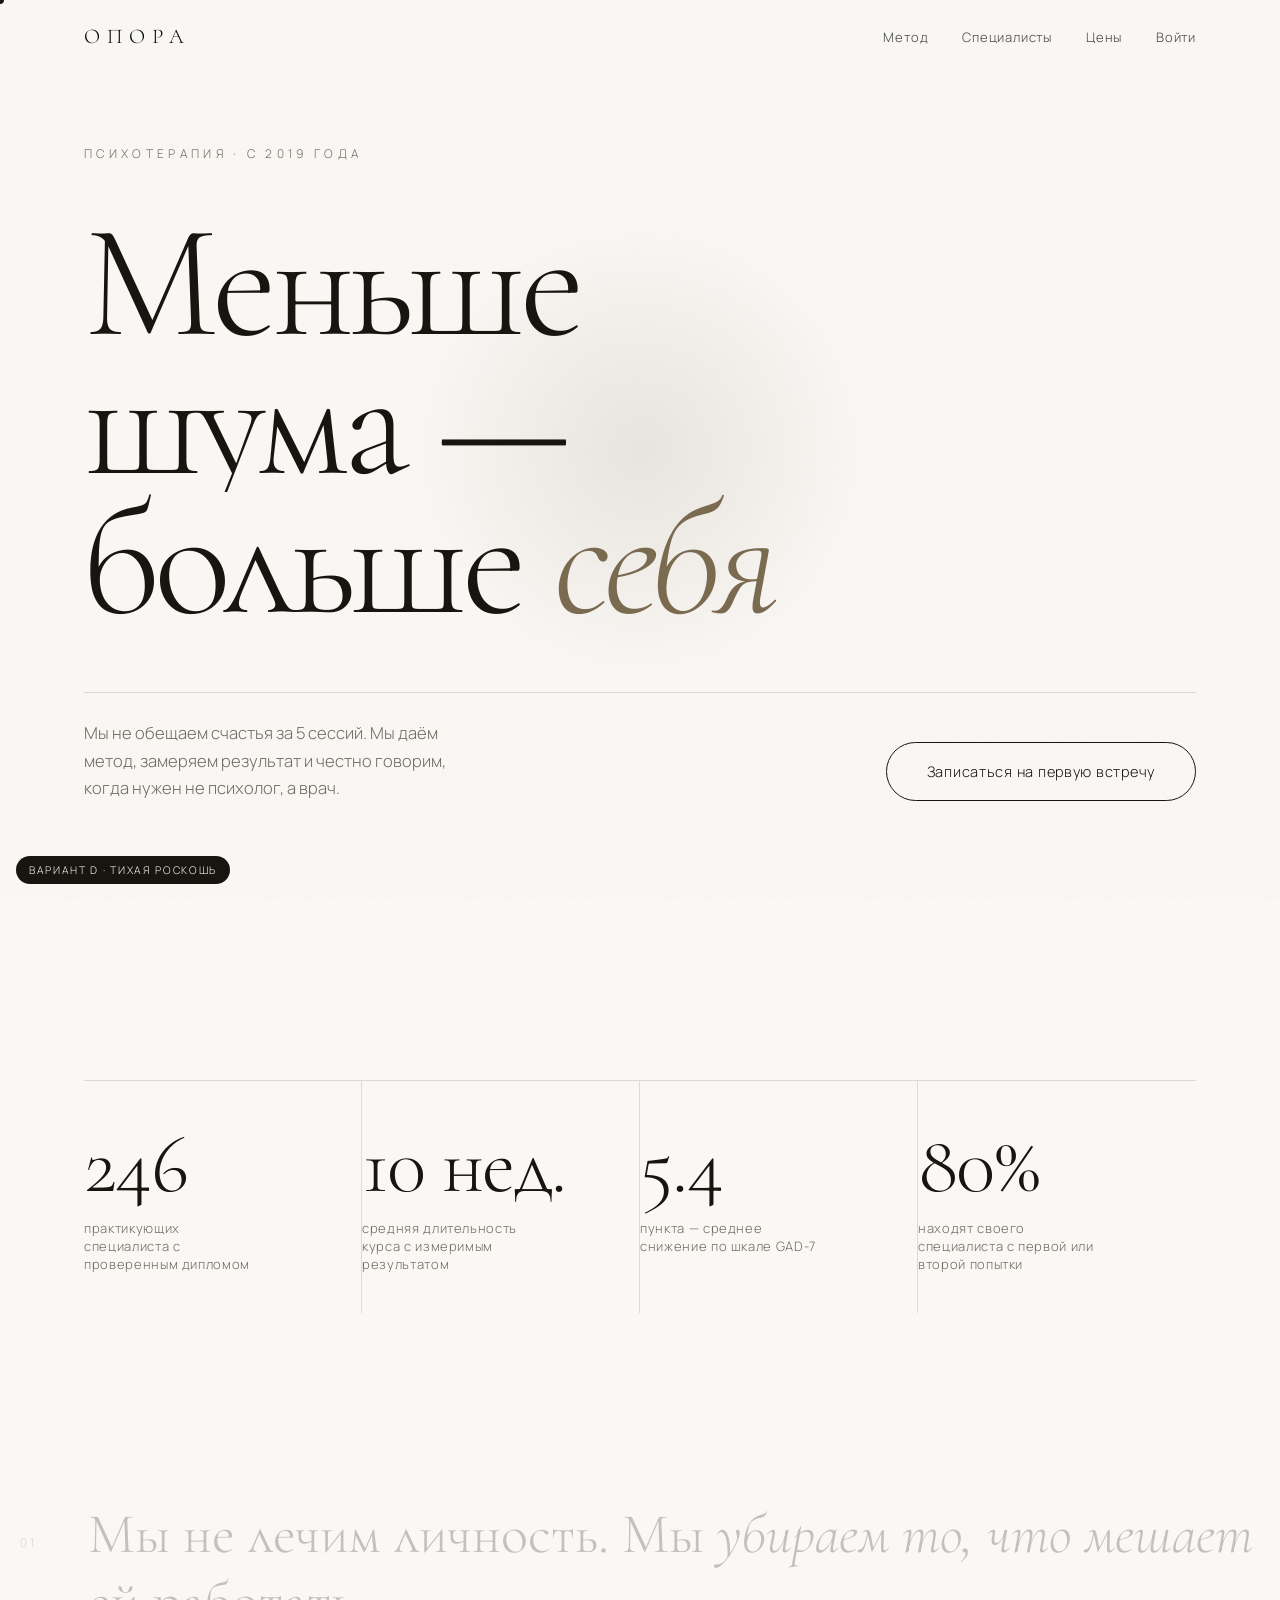
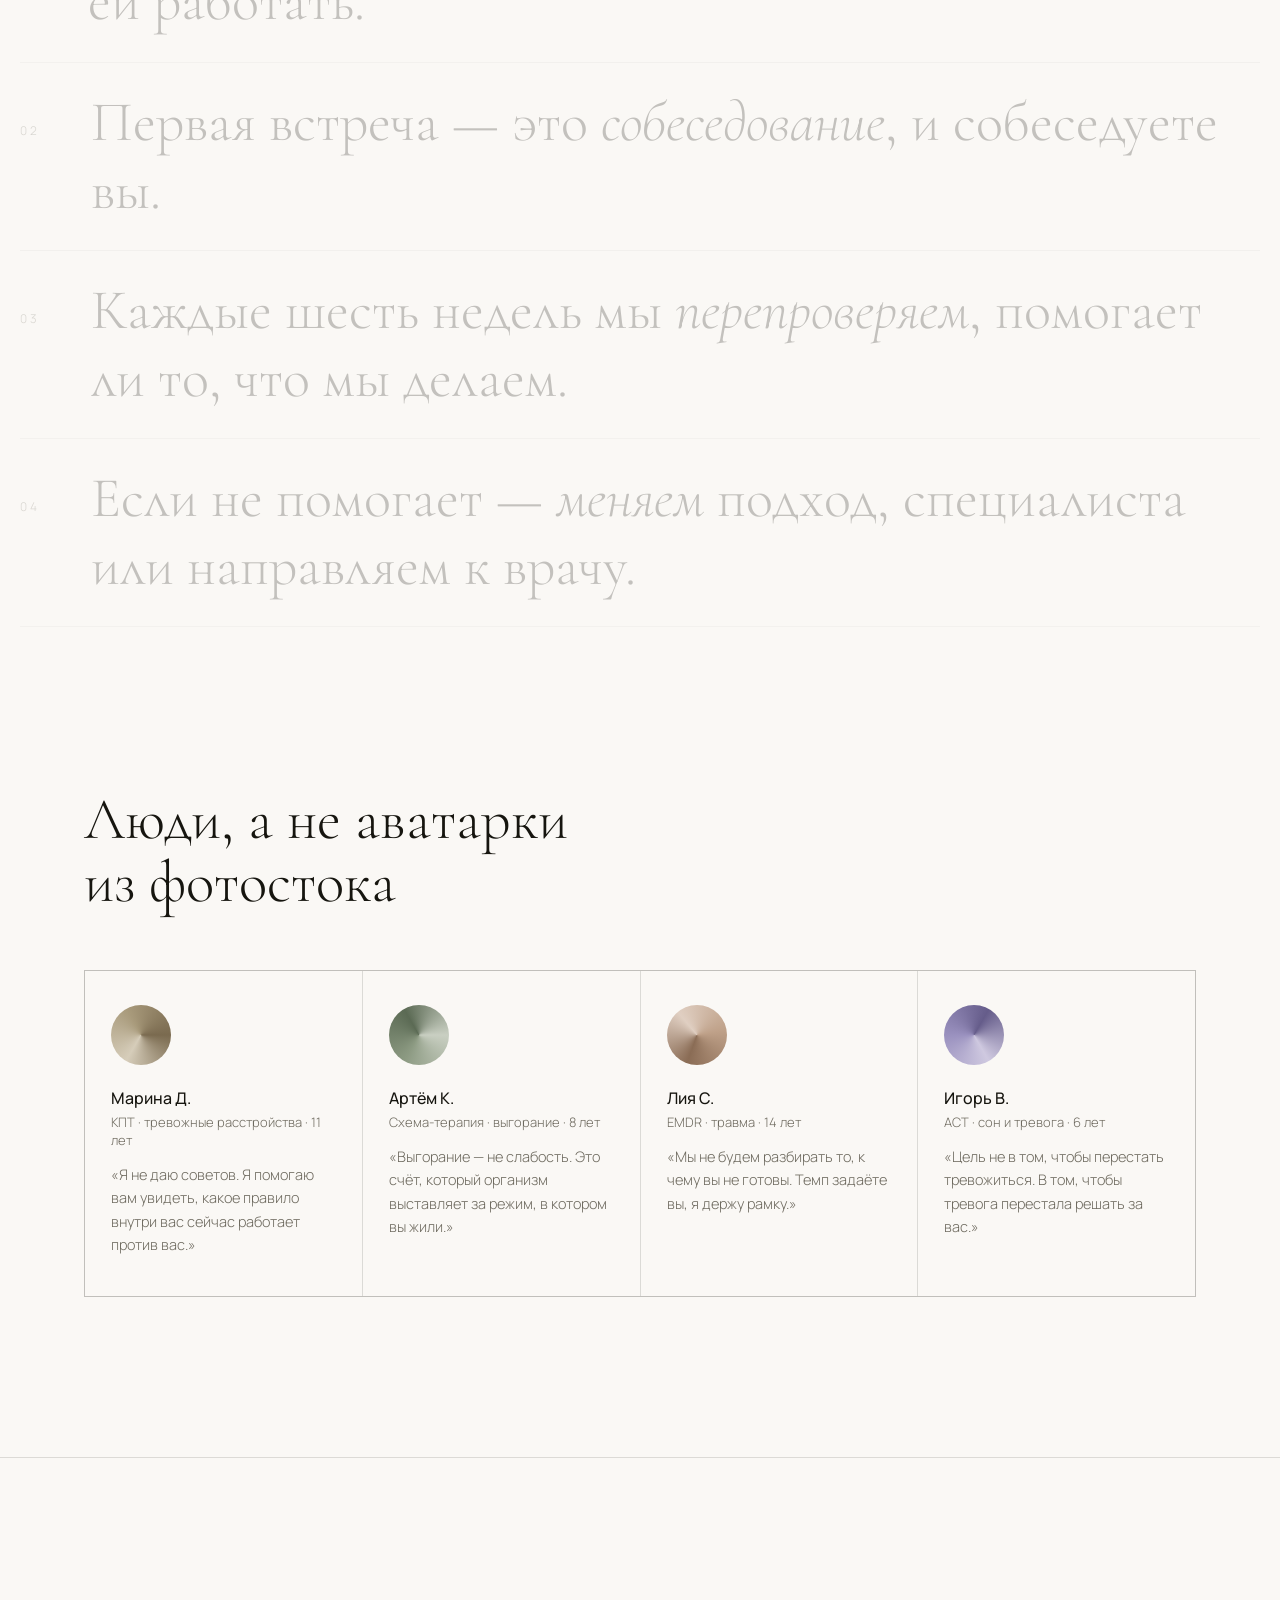
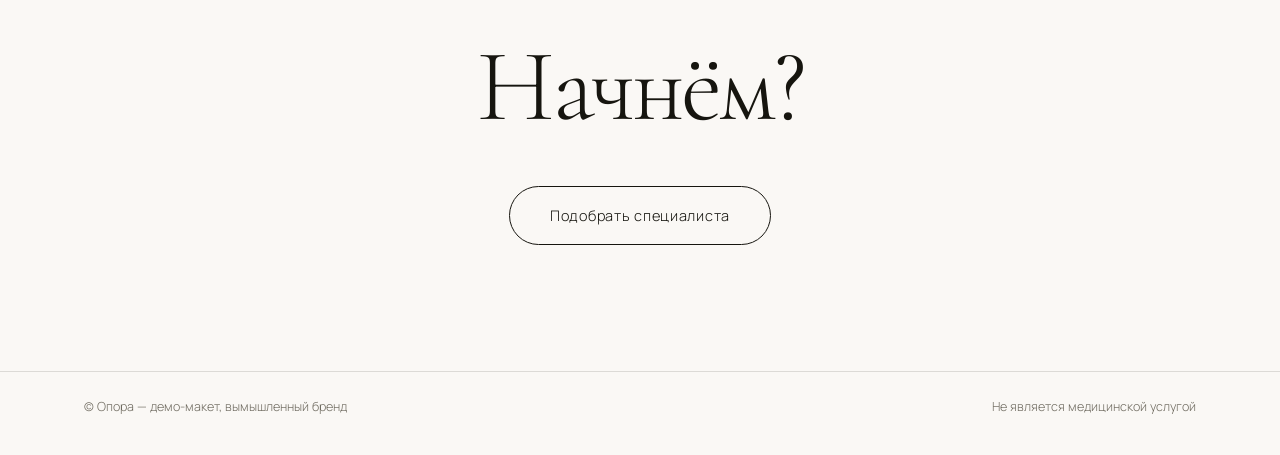
<file: proto/D-quiet.html>
<!DOCTYPE html>
<html lang="ru">
<head>
<meta charset="utf-8">
<meta name="viewport" content="width=device-width,initial-scale=1">
<title>D · Тихая роскошь — типографика вместо эффектов</title>
<link rel="preconnect" href="https://fonts.googleapis.com">
<link rel="preconnect" href="https://fonts.gstatic.com" crossorigin>
<link href="https://fonts.googleapis.com/css2?family=Cormorant+Garamond:ital,wght@0,300;0,400;1,300&family=Manrope:wght@300;400;500&display=swap" rel="stylesheet">
<style>
:root{
  --paper:#FAF8F5; --ink:#16150F; --mut:#6E6A5F; --line:rgba(22,21,15,.13); --acc:#7A6A4F;
  --serif:"Cormorant Garamond",Georgia,serif;
  --sans:"Manrope","Segoe UI",system-ui,sans-serif;
  --ease:cubic-bezier(.22,1,.36,1);
}
*{margin:0;padding:0;box-sizing:border-box}
body{background:var(--paper);color:var(--ink);font-family:var(--sans);font-weight:300;overflow-x:hidden;-webkit-font-smoothing:antialiased;cursor:none}
a{color:inherit}

/* курсор-пятно света — единственный «эффект» на всю страницу */
.spot{position:fixed;width:520px;height:520px;border-radius:50%;pointer-events:none;z-index:1;
  background:radial-gradient(circle,rgba(122,106,79,.13),transparent 62%);transform:translate(-50%,-50%);
  transition:opacity .5s}
.dot{position:fixed;width:8px;height:8px;border-radius:50%;background:var(--ink);pointer-events:none;z-index:60;
  transform:translate(-50%,-50%);transition:width .3s var(--ease),height .3s var(--ease),background .3s}
.dot.big{width:44px;height:44px;background:rgba(22,21,15,.14);backdrop-filter:invert(4%)}
@media(hover:none){body{cursor:auto}.spot,.dot{display:none}}

.grain{position:fixed;inset:0;z-index:2;pointer-events:none;opacity:.04;mix-blend-mode:multiply;
  background-image:url("data:image/svg+xml,%3Csvg xmlns='http://www.w3.org/2000/svg' width='200' height='200'%3E%3Cfilter id='n'%3E%3CfeTurbulence type='fractalNoise' baseFrequency='.8' numOctaves='3'/%3E%3C/filter%3E%3Crect width='100%25' height='100%25' filter='url(%23n)'/%3E%3C/svg%3E")}

.wrap{position:relative;z-index:3;max-width:1240px;margin:0 auto;padding:0 clamp(22px,5vw,64px)}

header{position:fixed;top:0;left:0;right:0;z-index:40;padding:24px 0;mix-blend-mode:difference;color:#fff}
header .wrap{display:flex;justify-content:space-between;align-items:center}
.mark{font-family:var(--serif);font-size:21px;letter-spacing:.32em;text-transform:uppercase}
.nav{display:flex;gap:34px;font-size:13px;letter-spacing:.06em}
.nav a{text-decoration:none;opacity:.75;transition:opacity .4s}
.nav a:hover{opacity:1}
@media(max-width:760px){.nav{display:none}}

/* ---------- герой: только шрифт, ничего больше ---------- */
.hero{min-height:100svh;display:flex;align-items:flex-end;padding-bottom:min(11vh,110px);position:relative}
.kicker{font-size:12px;letter-spacing:.36em;text-transform:uppercase;color:var(--mut);margin-bottom:min(6vh,52px)}
h1{font-family:var(--serif);font-weight:300;font-size:clamp(52px,12.6vw,206px);line-height:.86;letter-spacing:-.035em}
h1 .l{display:block;overflow:hidden}
h1 .l span{display:block;transform:translateY(102%);transition:transform 1.25s var(--ease)}
.loaded h1 .l span{transform:none}
h1 .l:nth-child(2) span{transition-delay:.1s}
h1 .l:nth-child(3) span{transition-delay:.2s}
h1 i{font-style:italic;color:var(--acc)}

.hbot{display:flex;justify-content:space-between;align-items:flex-end;gap:40px;margin-top:min(7vh,62px);
  padding-top:26px;border-top:1px solid var(--line);flex-wrap:wrap;
  opacity:0;transform:translateY(20px);transition:1s var(--ease) .55s}
.loaded .hbot{opacity:1;transform:none}
.hbot p{max-width:38ch;color:var(--mut);font-size:16.5px;line-height:1.65}

/* магнитная кнопка */
.mag{position:relative;display:inline-flex;align-items:center;gap:14px;padding:19px 40px;border-radius:99px;
  border:1px solid var(--ink);text-decoration:none;font-size:14.5px;letter-spacing:.05em;overflow:hidden;
  transition:transform .35s var(--ease),color .45s var(--ease);white-space:nowrap}
.mag::before{content:"";position:absolute;inset:0;background:var(--ink);transform:scaleY(0);transform-origin:bottom;
  transition:transform .55s var(--ease);z-index:-1}
.mag:hover{color:var(--paper)}
.mag:hover::before{transform:scaleY(1)}
.mag span{position:relative}

/* ---------- цифры, которые набираются ---------- */
.stats{display:grid;grid-template-columns:repeat(auto-fit,minmax(170px,1fr));border-top:1px solid var(--line);margin-top:min(20vh,180px)}
.stat{padding:44px 0 40px;border-right:1px solid var(--line)}
.stat:last-child{border-right:0}
.stat b{display:block;font-family:var(--serif);font-weight:300;font-size:clamp(46px,6.4vw,92px);line-height:1;letter-spacing:-.02em}
.stat u{text-decoration:none;display:block;margin-top:12px;font-size:13px;letter-spacing:.05em;color:var(--mut);max-width:22ch}

/* ---------- строки-манифест, проявляются по одной ---------- */
.manifest{padding:min(18vh,170px) 0}
.line{font-family:var(--serif);font-weight:300;font-size:clamp(26px,4.4vw,62px);line-height:1.2;
  padding:26px 0;border-bottom:1px solid var(--line);display:flex;gap:clamp(16px,4vw,54px);align-items:baseline;
  opacity:.24;transition:opacity .9s var(--ease),color .9s var(--ease)}
.line.on{opacity:1}
.line em{font-family:var(--sans);font-style:normal;font-size:12px;letter-spacing:.24em;color:var(--mut);
  flex:0 0 auto;transform:translateY(-.4em)}
.line.on i{font-style:italic;color:var(--acc)}

/* ---------- люди ---------- */
.people{padding-bottom:min(18vh,160px)}
.people h2{font-family:var(--serif);font-weight:300;font-size:clamp(30px,4.6vw,66px);margin-bottom:56px;line-height:1.06}
.row{display:grid;grid-template-columns:repeat(auto-fit,minmax(210px,1fr));gap:1px;background:var(--line);border:1px solid var(--line)}
.p{background:var(--paper);padding:34px 26px 40px;transition:background .5s var(--ease)}
.p:hover{background:#F3EFE8}
.p .ava{width:60px;height:60px;border-radius:50%;margin-bottom:22px;
  background:conic-gradient(from 210deg,#D6CDBA,#A99B7C,#7A6A4F,#D6CDBA)}
.p h4{font-size:16px;font-weight:500;margin-bottom:4px}
.p small{display:block;color:var(--mut);font-size:13px;margin-bottom:14px}
.p p{font-size:14.5px;color:var(--mut);line-height:1.6}

.final{text-align:center;padding:min(20vh,180px) 0 min(14vh,130px);border-top:1px solid var(--line)}
.final h2{font-family:var(--serif);font-weight:300;font-size:clamp(40px,8vw,124px);line-height:.94;letter-spacing:-.03em;margin-bottom:52px}
footer{padding:26px 0 40px;border-top:1px solid var(--line);font-size:12.5px;color:var(--mut)}
footer .wrap{display:flex;justify-content:space-between;flex-wrap:wrap;gap:14px}
.badge{position:fixed;left:16px;bottom:16px;z-index:50;font-size:10.5px;letter-spacing:.16em;text-transform:uppercase;
  padding:7px 13px;border-radius:99px;background:var(--ink);color:var(--paper)}
@media(prefers-reduced-motion:reduce){*{transition-duration:.01ms!important}h1 .l span{transform:none}.hbot{opacity:1;transform:none}.line{opacity:1}}
</style>
</head>
<body>
<div class="spot" id="spot"></div><div class="dot" id="dot"></div>
<div class="grain"></div>
<div class="badge">Вариант D · Тихая роскошь</div>

<header><div class="wrap">
  <div class="mark">Опора</div>
  <nav class="nav"><a href="#">Метод</a><a href="#">Специалисты</a><a href="#">Цены</a><a href="#">Войти</a></nav>
</div></header>

<div class="hero"><div class="wrap" style="width:100%">
  <div class="kicker">Психотерапия · с 2019 года</div>
  <h1>
    <span class="l"><span>Меньше</span></span>
    <span class="l"><span>шума —</span></span>
    <span class="l"><span>больше <i>себя</i></span></span>
  </h1>
  <div class="hbot">
    <p>Мы не обещаем счастья за 5 сессий. Мы даём метод, замеряем результат и честно говорим, когда нужен не психолог, а врач.</p>
    <a class="mag" href="#" data-mag><span>Записаться на первую встречу</span></a>
  </div>
</div></div>

<div class="wrap">
  <div class="stats">
    <div class="stat"><b data-to="284">0</b><u>практикующих специалиста с проверенным дипломом</u></div>
    <div class="stat"><b data-to="12" data-suf=" нед.">0</b><u>средняя длительность курса с измеримым результатом</u></div>
    <div class="stat"><b data-to="6.2" data-dec="1">0</b><u>пункта — среднее снижение по шкале GAD-7</u></div>
    <div class="stat"><b data-to="93" data-suf="%">0</b><u>находят своего специалиста с первой или второй попытки</u></div>
  </div>
</div>

<div class="wrap manifest">
  <div class="line"><em>01</em><div>Мы не лечим личность. Мы <i>убираем то, что мешает</i> ей работать.</div></div>
  <div class="line"><em>02</em><div>Первая встреча — это <i>собеседование</i>, и собеседуете вы.</div></div>
  <div class="line"><em>03</em><div>Каждые шесть недель мы <i>перепроверяем</i>, помогает ли то, что мы делаем.</div></div>
  <div class="line"><em>04</em><div>Если не помогает — <i>меняем</i> подход, специалиста или направляем к врачу.</div></div>
</div>

<div class="wrap people">
  <h2>Люди, а не аватарки<br>из фотостока</h2>
  <div class="row">
    <div class="p"><div class="ava"></div><h4>Марина Д.</h4><small>КПТ · тревожные расстройства · 11 лет</small><p>«Я не даю советов. Я помогаю вам увидеть, какое правило внутри вас сейчас работает против вас.»</p></div>
    <div class="p"><div class="ava" style="background:conic-gradient(from 90deg,#C9CFC2,#8C9A82,#5B6A54,#C9CFC2)"></div><h4>Артём К.</h4><small>Схема-терапия · выгорание · 8 лет</small><p>«Выгорание — не слабость. Это счёт, который организм выставляет за режим, в котором вы жили.»</p></div>
    <div class="p"><div class="ava" style="background:conic-gradient(from 320deg,#E0CFC2,#BFA189,#8A6C55,#E0CFC2)"></div><h4>Лия С.</h4><small>EMDR · травма · 14 лет</small><p>«Мы не будем разбирать то, к чему вы не готовы. Темп задаёте вы, я держу рамку.»</p></div>
    <div class="p"><div class="ava" style="background:conic-gradient(from 150deg,#CFC9E0,#9A91BF,#655C8A,#CFC9E0)"></div><h4>Игорь В.</h4><small>ACT · сон и тревога · 6 лет</small><p>«Цель не в том, чтобы перестать тревожиться. В том, чтобы тревога перестала решать за вас.»</p></div>
  </div>
</div>

<div class="final"><div class="wrap">
  <h2>Начнём?</h2>
  <a class="mag" href="#" data-mag><span>Подобрать специалиста</span></a>
</div></div>

<footer><div class="wrap"><span>© Опора — демо-макет, вымышленный бренд</span><span>Не является медицинской услугой</span></div></footer>

<script>
addEventListener('load',()=>document.body.classList.add('loaded'));

/* курсор */
const spot=document.getElementById('spot'),dot=document.getElementById('dot');
let mx=innerWidth/2,my=innerHeight/2,sx=mx,sy=my;
addEventListener('pointermove',e=>{mx=e.clientX;my=e.clientY;dot.style.left=mx+'px';dot.style.top=my+'px'});
(function follow(){sx+=(mx-sx)*.08;sy+=(my-sy)*.08;spot.style.left=sx+'px';spot.style.top=sy+'px';requestAnimationFrame(follow)})();
document.querySelectorAll('a,button,.p').forEach(el=>{
  el.addEventListener('pointerenter',()=>dot.classList.add('big'));
  el.addEventListener('pointerleave',()=>dot.classList.remove('big'));
});

/* магнитные кнопки */
document.querySelectorAll('[data-mag]').forEach(b=>{
  b.addEventListener('pointermove',e=>{const r=b.getBoundingClientRect();
    b.style.transform=`translate(${(e.clientX-r.left-r.width/2)*.22}px,${(e.clientY-r.top-r.height/2)*.34}px)`});
  b.addEventListener('pointerleave',()=>b.style.transform='');
});

/* строки-манифест */
const io=new IntersectionObserver(es=>es.forEach(e=>e.target.classList.toggle('on',e.isIntersecting)),
  {threshold:.6,rootMargin:'-18% 0px -18% 0px'});
document.querySelectorAll('.line').forEach(l=>io.observe(l));

/* счётчики */
const io2=new IntersectionObserver(es=>es.forEach(e=>{
  if(!e.isIntersecting)return; io2.unobserve(e.target);
  const el=e.target,to=parseFloat(el.dataset.to),dec=+(el.dataset.dec||0),suf=el.dataset.suf||'';
  const t0=performance.now(),D=1500;
  (function tick(t){const k=Math.min(1,(t-t0)/D),e2=1-Math.pow(1-k,3);
    el.textContent=(to*e2).toFixed(dec)+suf; if(k<1)requestAnimationFrame(tick)})(t0);
}),{threshold:.5});
document.querySelectorAll('.stat b').forEach(s=>io2.observe(s));
</script>
</body>
</html>
</file>
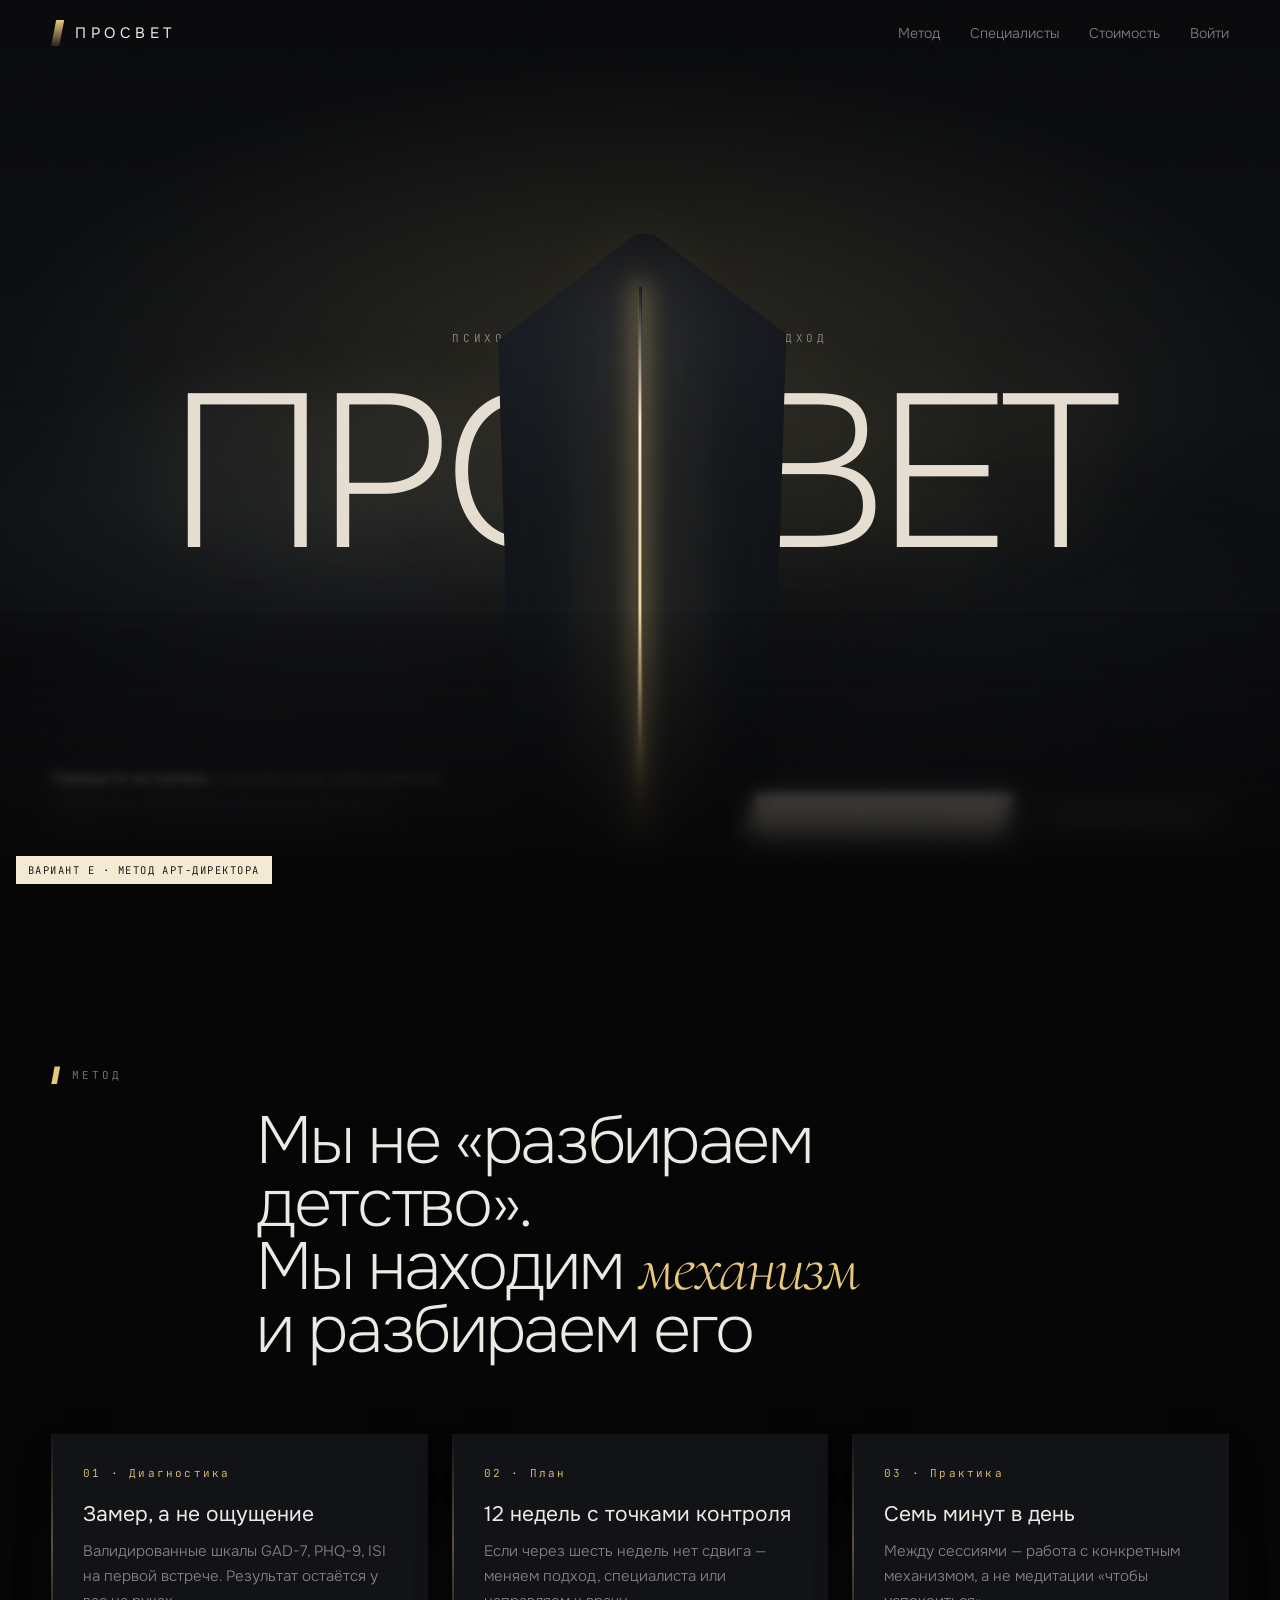
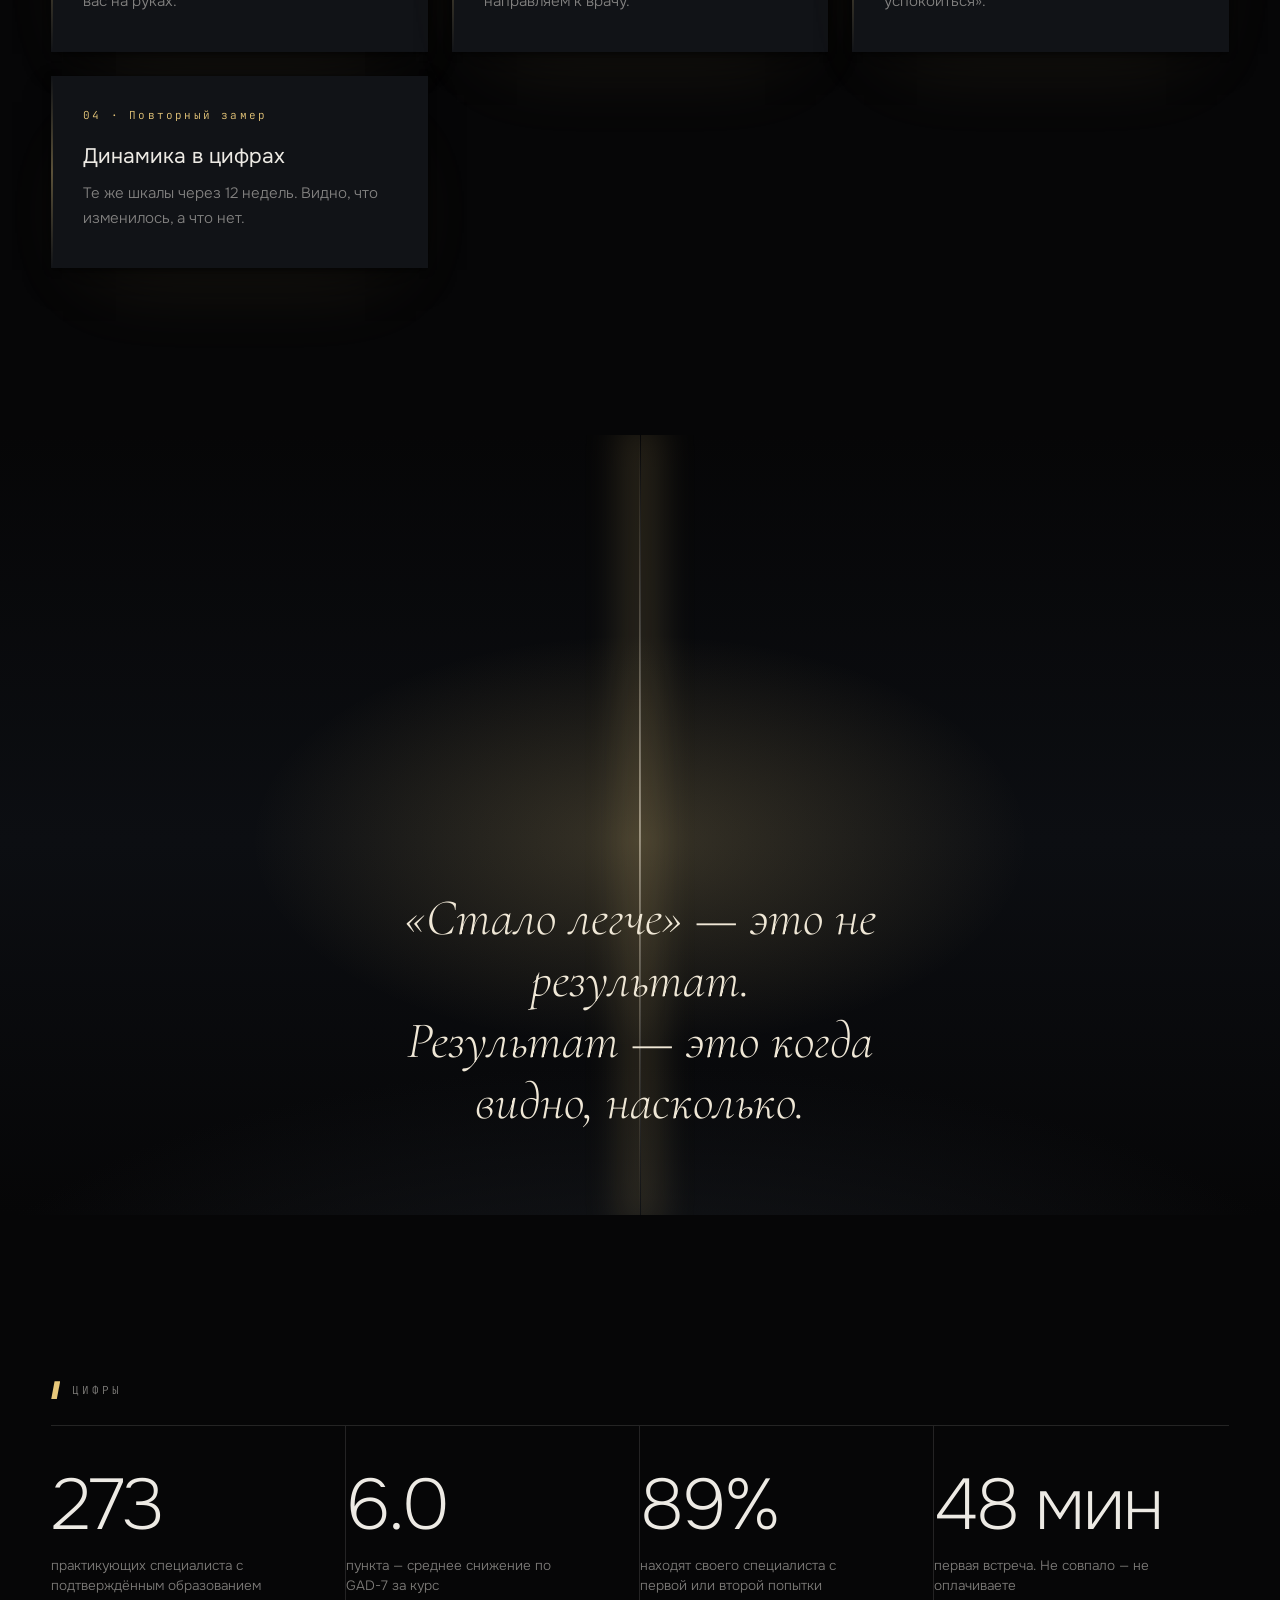
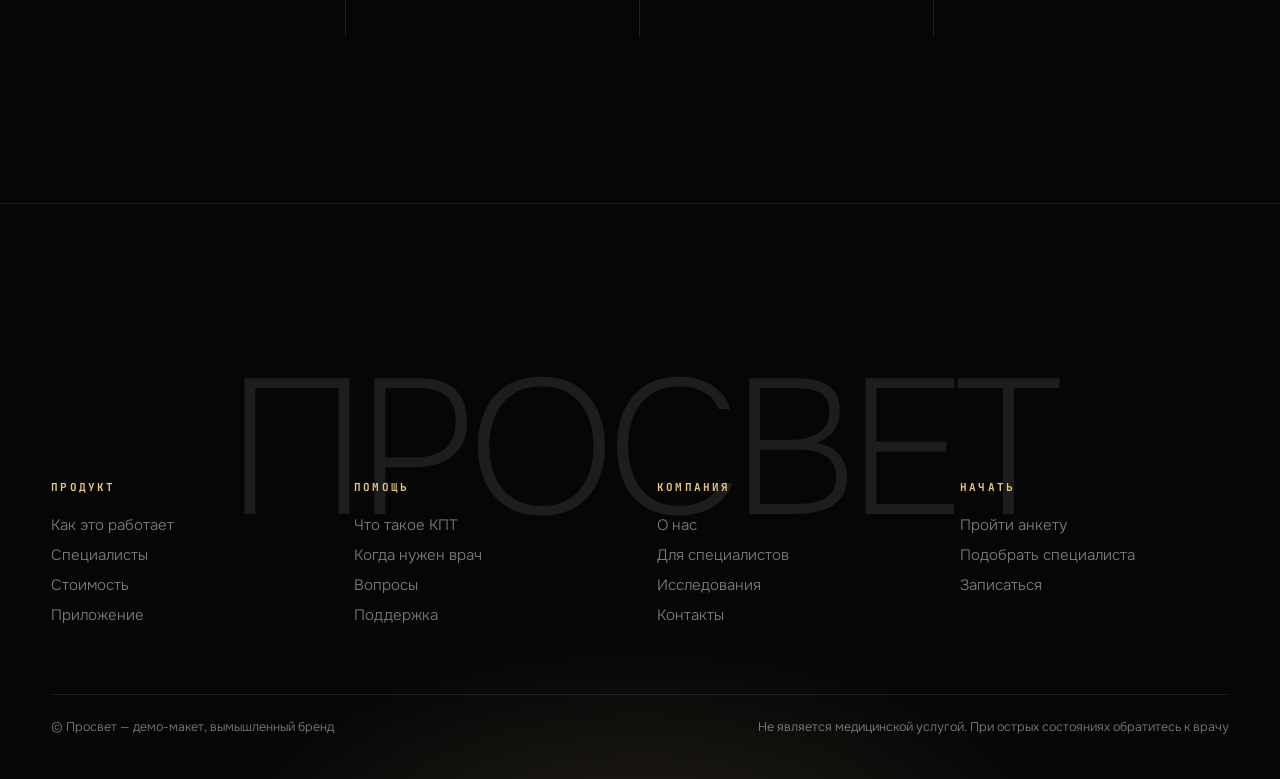
<file: proto/E-prosvet.html>
<!DOCTYPE html>
<html lang="ru">
<head>
<meta charset="utf-8">
<meta name="viewport" content="width=device-width,initial-scale=1">
<title>E · ПРОСВЕТ — метод арт-директора</title>
<link rel="preconnect" href="https://fonts.googleapis.com">
<link rel="preconnect" href="https://fonts.gstatic.com" crossorigin>
<link href="https://fonts.googleapis.com/css2?family=Onest:wght@200;300;400;500&family=Cormorant+Garamond:ital,wght@1,300&family=JetBrains+Mono:wght@400&display=swap" rel="stylesheet">
<style>
/* ============================================================
   КОНЦЕПЦИЯ: «ПРОСВЕТ»
   Просвет — это и щель света между туч, и медицинский термин,
   и разговорное «наступил просвет» об улучшении состояния.
   Форма щели скошенного света прошивает всё: логотип, кнопки,
   разделители, левый край карточек, футер.
   Ровно то, что Герман делает с «резом» в Kiru.
   ============================================================ */
:root{
  --void:#060607; --stone:#111317; --stone-2:#191C22;
  --light:#F4E9D2; --glow:#E8C87A; --ink:#EDEAE4; --mut:rgba(237,234,228,.52);
  --disp:"Onest","Segoe UI",system-ui,sans-serif;
  --ser:"Cormorant Garamond",Georgia,serif;
  --mono:"JetBrains Mono",ui-monospace,Consolas,monospace;
  --ease:cubic-bezier(.22,1,.36,1);
  --air:clamp(96px,13vw,180px);          /* «чем дороже проект — тем больше воздуха» */
}
*{margin:0;padding:0;box-sizing:border-box}
body{background:var(--void);color:var(--ink);font-family:var(--disp);font-weight:300;
  overflow-x:hidden;-webkit-font-smoothing:antialiased}
.wrap{max-width:1320px;margin:0 auto;padding:0 clamp(22px,4vw,56px)}

/* зерно — маскирует артефакты и добавляет воспринимаемую резкость */
.grain{position:fixed;inset:0;z-index:60;pointer-events:none;opacity:.07;mix-blend-mode:overlay;
  background-image:url("data:image/svg+xml,%3Csvg xmlns='http://www.w3.org/2000/svg' width='200' height='200'%3E%3Cfilter id='n'%3E%3CfeTurbulence type='fractalNoise' baseFrequency='.9' numOctaves='4'/%3E%3C/filter%3E%3Crect width='100%25' height='100%25' filter='url(%23n)'/%3E%3C/svg%3E")}

/* ---------------- ШАПКА ---------------- */
header{position:fixed;top:0;left:0;right:0;z-index:50;padding:20px 0;transition:.6s var(--ease)}
header.solid{background:rgba(6,6,7,.72);backdrop-filter:blur(16px)}
header .wrap{display:flex;align-items:center;justify-content:space-between;gap:30px}
.logo{display:flex;align-items:center;gap:11px;font-size:15px;letter-spacing:.3em;text-transform:uppercase;font-weight:400}
/* логотип = сама метафора: скошенная щель света */
.slit{width:13px;height:26px;background:linear-gradient(180deg,var(--glow),rgba(232,200,122,.15));
  clip-path:polygon(38% 0,100% 0,62% 100%,0 100%)}
nav{display:flex;gap:30px;font-size:14px;color:var(--mut)}
nav a{color:inherit;text-decoration:none;transition:color .4s var(--ease)}
nav a:hover{color:var(--ink)}
@media(max-width:900px){nav{display:none}}

/* ---------------- ГЕРОЙ: три слоя ----------------
   Приём Германа: сцена генерируется ЦЕЛИКОМ (объект уже внутри),
   затем объект дублируется и вырезается — и заголовок уходит ПОД него.
   Слой 1 — сцена. Слой 2 — заголовок. Слой 3 — вырезанный объект.
   Никакой тени под объектом: он должен быть встроен в пространство. */
.hero{position:relative;min-height:100svh;overflow:hidden;display:flex;align-items:center}

.scene{position:absolute;inset:0;z-index:1}
.scene .sky{position:absolute;inset:0;
  background:
    radial-gradient(80% 55% at 50% 40%,rgba(232,200,122,.14),transparent 62%),
    radial-gradient(120% 70% at 50% 108%,rgba(244,233,210,.10),transparent 60%),
    linear-gradient(180deg,#08090B 0%,#0D1014 46%,#05060700 100%),#060607}
.scene .fog{position:absolute;inset:-10%;
  background:radial-gradient(45% 30% at 30% 62%,rgba(200,210,220,.10),transparent 70%),
             radial-gradient(40% 26% at 72% 70%,rgba(200,210,220,.07),transparent 70%);
  filter:blur(24px);animation:fog 34s var(--ease) infinite alternate}
@keyframes fog{to{transform:translate3d(5%,-3%,0) scale(1.12)}}
/* каменистое основание */
.scene .ground{position:absolute;left:0;right:0;bottom:0;height:44%;
  background:
    radial-gradient(60% 100% at 20% 100%,#1A1D22,transparent 70%),
    radial-gradient(50% 90% at 62% 100%,#15181C,transparent 70%),
    radial-gradient(70% 120% at 88% 100%,#101317,transparent 70%),
    linear-gradient(180deg,transparent,#08090B 70%)}

.title{position:relative;z-index:2;width:100%;text-align:center;pointer-events:none}
.eyebrow{font-family:var(--mono);font-size:11px;letter-spacing:.34em;text-transform:uppercase;
  color:var(--mut);margin-bottom:clamp(20px,4vh,44px)}
/* заголовок сжат: межбуквенное поджато, интерлиньяж 0.86, стремится к прямоугольнику */
h1{font-weight:200;font-size:clamp(64px,17vw,268px);line-height:.86;letter-spacing:-.045em;
  color:#E4DDD0;
  text-shadow:0 0 90px rgba(232,200,122,.16)}

/* вырезанный объект поверх заголовка */
.cutout{position:absolute;left:50%;bottom:0;z-index:3;transform:translateX(-50%);
  width:min(430px,58vw);height:74vh;pointer-events:auto}
.monolith{position:absolute;inset:0;
  background:linear-gradient(168deg,#20242B 0%,#14171C 38%,#0A0C0F 100%);
  clip-path:polygon(21% 100%,17% 16%,49% 0,53% 0,84% 15%,80% 100%);
  box-shadow:inset 0 0 120px rgba(0,0,0,.9)}
/* щель света — визуальная константа всего сайта */
.seam{position:absolute;left:50%;top:8%;bottom:0;width:3px;transform:translateX(-50%);
  background:linear-gradient(180deg,rgba(244,233,210,0),var(--light) 22%,var(--glow) 78%,rgba(232,200,122,0));
  box-shadow:0 0 24px 5px rgba(232,200,122,.45),0 0 90px 26px rgba(232,200,122,.16);
  transition:width 1.1s var(--ease),box-shadow 1.1s var(--ease)}
.cutout:hover .seam{width:16px;box-shadow:0 0 40px 12px rgba(232,200,122,.6),0 0 170px 60px rgba(232,200,122,.26)}
.spill{position:absolute;left:50%;top:6%;width:2px;height:96%;transform:translateX(-50%);
  background:radial-gradient(closest-side,rgba(232,200,122,.22),transparent 72%);
  filter:blur(28px);transition:width 1.1s var(--ease)}
.cutout:hover .spill{width:340px}

.hbot{position:absolute;left:0;right:0;bottom:clamp(26px,6vh,58px);z-index:4}
.hbot .wrap{display:flex;align-items:flex-end;justify-content:space-between;gap:34px;flex-wrap:wrap}
.hbot p{max-width:36ch;color:var(--mut);font-size:16.5px;line-height:1.62}
.hbot p b{color:var(--ink);font-weight:400}
.acts{display:flex;gap:12px;align-items:center}

/* кнопка наследует форму щели — скос слева и справа */
.btn{position:relative;display:inline-flex;align-items:center;gap:12px;padding:17px 34px;
  font:inherit;font-size:14.5px;letter-spacing:.01em;text-decoration:none;color:var(--void);
  background:var(--light);border:0;cursor:pointer;overflow:hidden;
  clip-path:polygon(11px 0,100% 0,calc(100% - 11px) 100%,0 100%);
  transition:transform .45s var(--ease),background .45s var(--ease)}
.btn:hover{transform:translateY(-2px);background:#FFF6E4}
.btn.ghost{background:rgba(237,234,228,.07);color:var(--ink);backdrop-filter:blur(10px)}
.btn.ghost:hover{background:rgba(237,234,228,.14)}
.btn svg{flex:0 0 auto}                      /* иконка вектором, не символом с клавиатуры */

/* прогрессивное размытие: герой растворяется в чистый #000 → бесшовный стык */
.fade{position:absolute;left:0;right:0;bottom:0;height:32vh;z-index:5;pointer-events:none}
.fade i{position:absolute;inset:0;backdrop-filter:blur(var(--b))}
.fade i:nth-child(1){--b:1px;  -webkit-mask-image:linear-gradient(transparent 0%,#000 25%);mask-image:linear-gradient(transparent 0%,#000 25%)}
.fade i:nth-child(2){--b:4px;  -webkit-mask-image:linear-gradient(transparent 25%,#000 50%);mask-image:linear-gradient(transparent 25%,#000 50%)}
.fade i:nth-child(3){--b:12px; -webkit-mask-image:linear-gradient(transparent 50%,#000 75%);mask-image:linear-gradient(transparent 50%,#000 75%)}
.fade i:nth-child(4){--b:32px; -webkit-mask-image:linear-gradient(transparent 75%,#000 95%);mask-image:linear-gradient(transparent 75%,#000 95%)}
.fade u{position:absolute;inset:0;background:linear-gradient(180deg,transparent,#060607 88%)}

/* ---------------- СЕКЦИИ ---------------- */
section{padding:var(--air) 0;position:relative}
/* лейбл-якорь: акцентная форма + слово, без буллитов и тире */
.label{display:flex;align-items:center;gap:12px;font-family:var(--mono);font-size:11px;
  letter-spacing:.26em;text-transform:uppercase;color:var(--mut);margin-bottom:26px}
.label b{width:9px;height:18px;background:var(--glow);
  clip-path:polygon(38% 0,100% 0,62% 100%,0 100%);flex:0 0 auto}
/* заголовок блока намеренно смещён — ломаем сетку, как делает арт-директор */
h2{font-weight:200;font-size:clamp(32px,5.2vw,76px);line-height:.94;letter-spacing:-.035em;max-width:17ch}
h2 i{font-family:var(--ser);font-style:italic;font-weight:300;color:var(--glow)}
.offset{margin-left:clamp(0px,16vw,270px)}

.cards{display:grid;grid-template-columns:repeat(auto-fit,minmax(288px,1fr));gap:24px;margin-top:72px}
/* карточка: один способ выделения — заливка. без обводки И тени одновременно.
   тень многослойная и с цветом, а не плоская серая. отступы слева/сверху равны. */
.card{position:relative;background:var(--stone);padding:32px 32px 38px;overflow:hidden;
  box-shadow:0 2px 6px rgba(0,0,0,.5),0 14px 34px -12px rgba(0,0,0,.72),0 40px 90px -40px rgba(232,200,122,.12);
  transition:transform .6s var(--ease),background .6s var(--ease)}
.card::before{content:"";position:absolute;left:0;top:0;bottom:0;width:2px;
  background:linear-gradient(180deg,transparent,var(--glow),transparent);opacity:.34;transition:opacity .6s var(--ease)}
.card:hover{transform:translateY(-6px);background:var(--stone-2)}
.card:hover::before{opacity:1}
.card em{font-family:var(--mono);font-style:normal;font-size:11px;letter-spacing:.2em;color:var(--glow);
  display:block;margin-bottom:22px}
.card h3{font-size:21px;font-weight:400;line-height:1.2;margin-bottom:12px}
.card p{color:var(--mut);font-size:15px;line-height:1.66}

/* крупное изображение во всю ширину — «большие изображения дают вау» */
.bleed{position:relative;height:min(88vh,780px);overflow:hidden;background:#08090B}
.bleed .scene2{position:absolute;inset:0;
  background:
    radial-gradient(46% 40% at 50% 52%,rgba(232,200,122,.20),transparent 66%),
    radial-gradient(90% 60% at 50% 118%,#171A1F,transparent 62%),
    linear-gradient(180deg,#060607,#0C0E12 52%,#060607)}
.bleed .beam{position:absolute;left:50%;top:0;bottom:0;width:1px;transform:translateX(-50%);
  background:linear-gradient(180deg,transparent,var(--light),transparent);
  box-shadow:0 0 40px 14px rgba(232,200,122,.22);animation:breathe 9s ease-in-out infinite}
@keyframes breathe{0%,100%{opacity:.55;transform:translateX(-50%) scaleX(1)}50%{opacity:1;transform:translateX(-50%) scaleX(3)}}
.bleed .line{position:absolute;left:0;right:0;bottom:clamp(40px,9vh,90px);text-align:center}
.bleed .line p{font-family:var(--ser);font-style:italic;font-size:clamp(24px,4vw,54px);line-height:1.2;
  font-weight:300;color:#EFE7D6;max-width:22ch;margin:0 auto}

/* цифры */
.nums{display:grid;grid-template-columns:repeat(auto-fit,minmax(180px,1fr));
  border-top:1px solid rgba(237,234,228,.13)}
.num{padding:44px 0 40px;border-right:1px solid rgba(237,234,228,.13)}
.num:last-child{border-right:0}
.num b{display:block;font-weight:200;font-size:clamp(42px,5.6vw,80px);line-height:1;letter-spacing:-.03em}
.num u{text-decoration:none;display:block;margin-top:14px;font-size:13.5px;color:var(--mut);max-width:24ch;line-height:1.5}

/* масштабный футер — подпись арт-директора */
footer{position:relative;padding:var(--air) 0 44px;overflow:hidden;border-top:1px solid rgba(237,234,228,.1)}
footer .bg{position:absolute;left:0;right:0;bottom:-14%;height:80%;
  background:radial-gradient(50% 70% at 50% 100%,rgba(232,200,122,.13),transparent 68%)}
footer .huge{position:relative;font-weight:200;font-size:clamp(56px,15vw,220px);line-height:.84;
  letter-spacing:-.05em;color:rgba(237,234,228,.1);text-align:center;user-select:none}
.fcols{position:relative;display:grid;grid-template-columns:repeat(auto-fit,minmax(180px,1fr));gap:34px;margin-top:-4vw}
.fcols div h4{font-family:var(--mono);font-size:11px;letter-spacing:.2em;text-transform:uppercase;color:var(--glow);margin-bottom:16px}
.fcols div a{display:block;color:var(--mut);text-decoration:none;font-size:15px;line-height:2;transition:color .4s}
.fcols div a:hover{color:var(--ink)}
.fbot{position:relative;margin-top:64px;padding-top:24px;border-top:1px solid rgba(237,234,228,.1);
  display:flex;justify-content:space-between;flex-wrap:wrap;gap:14px;font-size:12.5px;color:var(--mut)}

.rv{opacity:0;transform:translateY(24px);transition:opacity 1s var(--ease),transform 1s var(--ease)}
.rv.in{opacity:1;transform:none}
.badge{position:fixed;left:16px;bottom:16px;z-index:70;font-family:var(--mono);font-size:10.5px;
  letter-spacing:.14em;text-transform:uppercase;padding:7px 12px;background:var(--light);color:var(--void)}

/* мобилка: композиция героя пересобирается, наслаивающиеся анимации выключены */
@media(max-width:760px){
  .cutout{width:78vw;height:52vh}
  h1{font-size:19vw}
  .title{padding-bottom:26vh}
  .hbot .wrap{flex-direction:column;align-items:stretch}
  .acts{flex-direction:column}
  .btn{justify-content:center}
  .offset{margin-left:0}
  .fade{height:26vh}
}
@media(prefers-reduced-motion:reduce){
  *{animation:none!important;transition-duration:.01ms!important}
  .rv{opacity:1;transform:none}
}
</style>
</head>
<body>
<div class="grain"></div>
<div class="badge">Вариант E · метод арт-директора</div>

<header id="hd"><div class="wrap">
  <div class="logo"><span class="slit"></span>Просвет</div>
  <nav><a href="#method">Метод</a><a href="#who">Специалисты</a><a href="#price">Стоимость</a><a href="#">Войти</a></nav>
</div></header>

<div class="hero">
  <!-- слой 1: сцена -->
  <div class="scene"><div class="sky"></div><div class="fog"></div><div class="ground"></div></div>

  <!-- слой 2: заголовок — уходит ПОД объект -->
  <div class="title">
    <div class="eyebrow">Психотерапия · доказательный подход</div>
    <h1>ПРОСВЕТ</h1>
  </div>

  <!-- слой 3: вырезанный объект. без тени — он встроен в сцену -->
  <div class="cutout">
    <div class="monolith"></div>
    <div class="spill"></div>
    <div class="seam"></div>
  </div>

  <!-- прогрессивное размытие в чистый чёрный -->
  <div class="fade"><i></i><i></i><i></i><i></i><u></u></div>

  <div class="hbot"><div class="wrap">
    <p><b>Наведите на камень.</b> Сначала щель едва заметна. Потом она становится проходом. Так это и работает — не сразу и не по щелчку.</p>
    <div class="acts">
      <a class="btn" href="#">Подобрать специалиста
        <svg width="15" height="15" viewBox="0 0 15 15" fill="none"><path d="M3 12L12 3M12 3H5.5M12 3v6.5" stroke="currentColor" stroke-width="1.4"/></svg>
      </a>
      <a class="btn ghost" href="#method">Как устроен метод</a>
    </div>
  </div></div>
</div>

<section id="method">
  <div class="wrap">
    <div class="label"><b></b>Метод</div>
    <h2 class="offset rv">Мы не «разбираем детство».<br>Мы находим <i>механизм</i><br>и разбираем его</h2>
    <div class="cards">
      <div class="card rv"><em>01 · Диагностика</em><h3>Замер, а не ощущение</h3><p>Валидированные шкалы GAD-7, PHQ-9, ISI на первой встрече. Результат остаётся у вас на руках.</p></div>
      <div class="card rv" style="transition-delay:.08s"><em>02 · План</em><h3>12 недель с точками контроля</h3><p>Если через шесть недель нет сдвига — меняем подход, специалиста или направляем к врачу.</p></div>
      <div class="card rv" style="transition-delay:.16s"><em>03 · Практика</em><h3>Семь минут в день</h3><p>Между сессиями — работа с конкретным механизмом, а не медитации «чтобы успокоиться».</p></div>
      <div class="card rv" style="transition-delay:.24s"><em>04 · Повторный замер</em><h3>Динамика в цифрах</h3><p>Те же шкалы через 12 недель. Видно, что изменилось, а что нет.</p></div>
    </div>
  </div>
</section>

<div class="bleed">
  <div class="scene2"></div>
  <div class="beam"></div>
  <div class="line"><p>«Стало легче» — это не результат.<br>Результат — это когда видно, насколько.</p></div>
</div>

<section id="who">
  <div class="wrap">
    <div class="label"><b></b>Цифры</div>
    <div class="nums">
      <div class="num"><b data-to="284">0</b><u>практикующих специалиста с подтверждённым образованием</u></div>
      <div class="num"><b data-to="6.2" data-dec="1">0</b><u>пункта — среднее снижение по GAD-7 за курс</u></div>
      <div class="num"><b data-to="93" data-suf="%">0</b><u>находят своего специалиста с первой или второй попытки</u></div>
      <div class="num"><b data-to="50" data-suf=" мин">0</b><u>первая встреча. Не совпало — не оплачиваете</u></div>
    </div>
  </div>
</section>

<footer>
  <div class="bg"></div>
  <div class="wrap">
    <div class="huge">ПРОСВЕТ</div>
    <div class="fcols">
      <div><h4>Продукт</h4><a href="#">Как это работает</a><a href="#">Специалисты</a><a href="#">Стоимость</a><a href="#">Приложение</a></div>
      <div><h4>Помощь</h4><a href="#">Что такое КПТ</a><a href="#">Когда нужен врач</a><a href="#">Вопросы</a><a href="#">Поддержка</a></div>
      <div><h4>Компания</h4><a href="#">О нас</a><a href="#">Для специалистов</a><a href="#">Исследования</a><a href="#">Контакты</a></div>
      <div><h4>Начать</h4><a href="#">Пройти анкету</a><a href="#">Подобрать специалиста</a><a href="#">Записаться</a></div>
    </div>
    <div class="fbot"><span>© Просвет — демо-макет, вымышленный бренд</span><span>Не является медицинской услугой. При острых состояниях обратитесь к врачу</span></div>
  </div>
</footer>

<script>
const io=new IntersectionObserver(es=>es.forEach(e=>{if(e.isIntersecting){e.target.classList.add('in');io.unobserve(e.target)}}),
  {threshold:.16,rootMargin:'0px 0px -8% 0px'});
document.querySelectorAll('.rv').forEach(el=>io.observe(el));

addEventListener('scroll',()=>document.getElementById('hd').classList.toggle('solid',scrollY>60),{passive:true});

const io2=new IntersectionObserver(es=>es.forEach(e=>{
  if(!e.isIntersecting)return; io2.unobserve(e.target);
  const el=e.target,to=parseFloat(el.dataset.to),dec=+(el.dataset.dec||0),suf=el.dataset.suf||'';
  const t0=performance.now(),D=1600;
  (function t(n){const k=Math.min(1,(n-t0)/D),e2=1-Math.pow(1-k,3);
    el.textContent=(to*e2).toFixed(dec)+suf; if(k<1)requestAnimationFrame(t)})(t0);
}),{threshold:.5});
document.querySelectorAll('.num b').forEach(n=>io2.observe(n));

/* герой слегка реагирует на курсор — объект и сцена двигаются с разной скоростью */
const cut=document.querySelector('.cutout'),scn=document.querySelector('.scene');
addEventListener('pointermove',e=>{
  if(innerWidth<760)return;
  const x=(e.clientX/innerWidth-.5),y=(e.clientY/innerHeight-.5);
  cut.style.transform=`translateX(-50%) translate3d(${x*-16}px,${y*-8}px,0)`;
  scn.style.transform=`translate3d(${x*8}px,${y*5}px,0) scale(1.03)`;
},{passive:true});
</script>
</body>
</html>
</file>
<file: styles.css>
/* ============================================================
   ОПОРА — лендинг DBT-тренажёра
   Палитра и настроение — вариант A («дыхание»): тёплый песок,
   шалфей, глина. Светло и спокойно, без тяжёлых ассоциаций.
   Концепция формы — «просвет»: тёплый арочный проём со светом.
   Одна скошенная форма проведена через логотип, скосы кнопок,
   маркеры лейблов, левый край карточек и футер.
   Правила исполнения — proto/ANTI-SLOP.md, метод — proto/METHODOLOGY.md.
   ============================================================ */

/* ---------- шрифты: самохостинг, ноль внешних запросов ---------- */
@font-face{font-family:Onest;font-style:normal;font-weight:200 600;font-display:swap;
  src:url("./assets/fonts/onest-cyrillic.woff2") format("woff2");
  unicode-range:U+0301,U+0400-045F,U+0490-0491,U+04B0-04B1,U+2116}
@font-face{font-family:Onest;font-style:normal;font-weight:200 600;font-display:swap;
  src:url("./assets/fonts/onest-latin.woff2") format("woff2");
  unicode-range:U+0000-00FF,U+0131,U+0152-0153,U+02BB-02BC,U+02C6,U+02DA,U+02DC,U+2000-206F,U+20AC,U+2122,U+2212,U+FEFF,U+FFFD}
@font-face{font-family:"Cormorant Garamond";font-style:italic;font-weight:300;font-display:swap;
  src:url("./assets/fonts/cormorant-cyrillic.woff2") format("woff2");
  unicode-range:U+0301,U+0400-045F,U+0490-0491,U+04B0-04B1,U+2116}
@font-face{font-family:"Cormorant Garamond";font-style:italic;font-weight:300;font-display:swap;
  src:url("./assets/fonts/cormorant-latin.woff2") format("woff2");
  unicode-range:U+0000-00FF,U+0131,U+0152-0153,U+02BB-02BC,U+02C6,U+02DA,U+02DC,U+2000-206F,U+20AC,U+2122,U+2212,U+FEFF,U+FFFD}
@font-face{font-family:"JetBrains Mono";font-style:normal;font-weight:400;font-display:swap;
  src:url("./assets/fonts/jbmono-cyrillic.woff2") format("woff2");
  unicode-range:U+0301,U+0400-045F,U+0490-0491,U+04B0-04B1,U+2116}
@font-face{font-family:"JetBrains Mono";font-style:normal;font-weight:400;font-display:swap;
  src:url("./assets/fonts/jbmono-latin.woff2") format("woff2");
  unicode-range:U+0000-00FF,U+0131,U+0152-0153,U+02BB-02BC,U+02C6,U+02DA,U+02DC,U+2000-206F,U+20AC,U+2122,U+2212,U+FEFF,U+FFFD}

/* ---------- токены ---------- */
:root{
  --sand:#EFE9E1;
  --sand-2:#E7E0D6;
  /* Плотнее, чем было: карточки лишились backdrop-filter ради плавности
     прокрутки, и заливка теперь держит читаемость сама. */
  --paper:rgba(255,255,255,.74);
  --paper-2:rgba(255,255,255,.93);

  --ink:#1F1D1A;
  --soft:#4A4640;
  --mut:rgba(31,29,26,.60);
  --mut-2:rgba(31,29,26,.42);
  --line:rgba(31,29,26,.11);

  /* Контраст к песку #EFE9E1 проверен: clay 3.2 (AA для крупного текста),
     clay-ink 4.97 (AA для основного), warn 4.3 (AA для крупного). */
  --clay:#AC6D47;          /* крупный текст и декор */
  --clay-ink:#8A5738;      /* мелкий текст */
  --warm:#F0C99B;
  --warn:#A85543;

  --disp:Onest,"Segoe UI",system-ui,sans-serif;
  --ser:"Cormorant Garamond",Georgia,serif;
  --mono:"JetBrains Mono",ui-monospace,Consolas,monospace;

  --ease:cubic-bezier(.22,1,.36,1);
  --breath:11s;                          /* вдох — пауза — выдох */
  --air:clamp(54px,6vw,92px);
  --shell:min(1440px,calc(100% - clamp(1.5rem,7vw,7rem)));
  --shadow-soft:0 1px 2px rgba(31,29,26,.04),0 14px 34px -18px rgba(31,29,26,.2),
                0 44px 90px -56px rgba(184,122,84,.4);
}

*{margin:0;padding:0;box-sizing:border-box}
html{scroll-behavior:smooth;overflow-x:clip}
body{background:var(--sand);color:var(--ink);font-family:var(--disp);font-weight:300;
  font-size:17px;line-height:1.62;-webkit-font-smoothing:antialiased;overflow-x:clip}

h1,h2,h3,h4{font-weight:200;letter-spacing:-.035em;line-height:.94}
a{color:inherit;text-decoration:none}
button,input,textarea{font:inherit;color:inherit}
b,strong{font-weight:500}

/* ---------- атмосфера: медленный дрейф мягких пятен ----------
   Шалфей, глина и прохладный серо-голубой на песке. Периоды 29/34/41 с —
   вне ритма дыхания, чтобы движение не читалось как пульс. */
/* Блюр НЕ вешаем на родителя: он был 64px на площади 3.6 Мпикс, а внутри
   двигались дети — каждый кадр анимации переразмывал всю эту область заново,
   отсюда рывки при прокрутке. Радиальные градиенты и так мягкие, блюр им
   не нужен: каждое пятно теперь само по себе и просто двигается. */
.atmo{position:fixed;inset:-20vmax;z-index:0;pointer-events:none;opacity:.82}
.atmo i{position:absolute;border-radius:50%;mix-blend-mode:multiply;will-change:transform}
.atmo .a1{width:60vmax;height:60vmax;left:-8vmax;top:-6vmax;
  background:radial-gradient(circle at 42% 42%,#BCC9B2,transparent 68%);
  animation:drift-a 29s ease-in-out infinite alternate}
.atmo .a2{width:52vmax;height:52vmax;right:-10vmax;top:5vmax;
  background:radial-gradient(circle at 50% 50%,#EBCBAE,transparent 66%);
  animation:drift-b 34s ease-in-out infinite alternate}
.atmo .a3{width:46vmax;height:46vmax;left:24vmax;bottom:-16vmax;
  background:radial-gradient(circle at 50% 50%,#D2DBE0,transparent 64%);
  animation:drift-c 41s ease-in-out infinite alternate}
@keyframes drift-a{to{transform:translate3d(8vmax,6vmax,0) scale(1.15)}}
@keyframes drift-b{to{transform:translate3d(-10vmax,9vmax,0) scale(.87)}}
@keyframes drift-c{to{transform:translate3d(6vmax,-8vmax,0) scale(1.21)}}

/* зерно — фактура бумаги; на светлой теме multiply */
.grain{position:fixed;inset:0;z-index:60;pointer-events:none;opacity:.05;mix-blend-mode:multiply;
  background-image:url("data:image/svg+xml,%3Csvg xmlns='http://www.w3.org/2000/svg' width='220' height='220'%3E%3Cfilter id='n'%3E%3CfeTurbulence type='fractalNoise' baseFrequency='.85' numOctaves='3' stitchTiles='stitch'/%3E%3C/filter%3E%3Crect width='100%25' height='100%25' filter='url(%23n)'/%3E%3C/svg%3E")}

.wrap{position:relative;z-index:2;width:var(--shell);margin:0 auto}

/* ---------- шапка ---------- */
.hd{position:fixed;top:0;left:0;right:0;z-index:50;padding:20px 0;transition:.7s var(--ease);
  background:linear-gradient(var(--sand),rgba(239,233,225,0))}
.hd.solid{background:rgba(239,233,225,.82);backdrop-filter:blur(16px)}
.hd .wrap{display:flex;align-items:center;justify-content:space-between;gap:28px}
.logo{display:flex;align-items:center;gap:12px;font-size:15px;letter-spacing:.28em;
  text-transform:uppercase;font-weight:400}
/* логотип = сама метафора */
.slit{width:12px;height:25px;flex:0 0 auto;
  background:linear-gradient(180deg,var(--clay),rgba(184,122,84,.2));
  clip-path:polygon(38% 0,100% 0,62% 100%,0 100%)}
.hd nav{display:flex;gap:28px;font-size:14px;color:var(--mut)}
.hd nav a{position:relative;padding-bottom:3px;transition:color .45s var(--ease)}
.hd nav a::after{content:"";position:absolute;left:0;bottom:0;height:1px;width:0;
  background:var(--ink);transition:width .5s var(--ease)}
.hd nav a:hover,.hd nav a:focus-visible{color:var(--ink)}
.hd nav a:hover::after{width:100%}

/* ---------- кнопки: форма щели в скосах ---------- */
.btn{position:relative;display:inline-flex;align-items:center;gap:11px;padding:17px 32px;
  font-size:14.5px;font-weight:400;color:var(--sand);background:var(--ink);cursor:pointer;border:0;
  clip-path:polygon(11px 0,100% 0,calc(100% - 11px) 100%,0 100%);
  transition:transform .5s var(--ease),background .5s var(--ease)}
.btn:hover{transform:translateY(-2px);background:#332F29}
.btn:active{transform:translateY(0)}
.btn.ghost{background:rgba(255,255,255,.55);color:var(--ink);backdrop-filter:blur(8px)}
.btn.ghost:hover{background:rgba(255,255,255,.85)}
.btn:disabled{opacity:.45;cursor:not-allowed;transform:none}
.btn svg{flex:0 0 auto}

/* ================= ГЕРОЙ ================= */
/* Ровно один экран: иначе следующий раздел виден ещё до доводки, и первый
   снап читается как сбой. Пустоты снизу нет — там закреплён нижний ряд,
   поэтому высоту можно вернуть к полному экрану. */
.hero{position:relative;min-height:100svh;display:flex;flex-direction:column;
  padding:clamp(96px,11vh,124px) 0 clamp(26px,3.2vh,42px)}
.hero-foot{display:flex;align-items:flex-end;justify-content:space-between;gap:28px}
.scroll-cue{display:flex;align-items:center;gap:11px;flex:0 0 auto;font-family:var(--mono);
  font-size:10.5px;letter-spacing:.22em;text-transform:uppercase;color:var(--mut-2)}
.scroll-cue i{display:block;width:1px;height:32px;transform-origin:top;
  background:linear-gradient(180deg,var(--clay),transparent);
  animation:cue 2.8s ease-in-out infinite}
@keyframes cue{
  0%,100%{transform:scaleY(.35);opacity:.45}
  50%{transform:scaleY(1);opacity:1}
}
/* width НЕ задаём: .hero-grid стоит на том же элементе, что и .wrap,
   и с равной специфичностью перебил бы ширину контейнера — текст уехал бы к краю */
.hero-grid{flex:1;display:grid;grid-template-columns:minmax(0,1.06fr) minmax(0,.94fr);
  gap:clamp(2rem,5vw,5.5rem);align-items:center}

.eyebrow{display:flex;align-items:center;gap:11px;font-family:var(--mono);font-size:11px;
  letter-spacing:.26em;text-transform:uppercase;color:var(--mut);margin-bottom:clamp(22px,3.4vh,38px)}
.eyebrow b{width:8px;height:17px;flex:0 0 auto;background:var(--clay);font-weight:400;
  clip-path:polygon(38% 0,100% 0,62% 100%,0 100%)}

.hero h1{font-size:clamp(2.15rem,.7rem + 3.5vw,5rem);line-height:.9;letter-spacing:-.04em}
.hero .sub{max-width:38ch;margin-top:clamp(22px,3vh,34px);color:var(--soft);font-size:17.5px}
.hero-actions{display:flex;gap:12px;flex-wrap:wrap;margin:clamp(28px,4vh,44px) 0 clamp(20px,3vh,30px)}
.disclaimer{display:flex;gap:13px;max-width:46ch;font-size:13.5px;line-height:1.55;color:var(--mut-2)}
.disclaimer::before{content:"";flex:0 0 auto;width:2px;align-self:stretch;
  background:linear-gradient(180deg,var(--clay),transparent)}

/* ---------- аттракцион: «три попытки» ----------
   Это и есть продукт: одна и та же фраза переписывается, критерии навыка
   закрываются один за другим, оценка растёт, свет позади разгорается.
   Цикл 18 с — по шесть секунд на попытку. Медленно намеренно.
   Метафора просвета осталась: свет позади карточки и скос в форме щели. */
.stage{position:relative;display:flex;align-items:center;justify-content:center;
  min-height:min(60vh,520px)}
.rehearsal{position:relative;width:min(420px,100%);display:flex;align-items:center;
  justify-content:center;transition:transform .8s var(--ease)}

/* свет позади: с каждой попыткой разгорается */
.r-glow{position:absolute;width:135%;height:120%;pointer-events:none;filter:blur(46px);
  background:radial-gradient(closest-side,rgba(240,201,155,.92),rgba(232,186,132,.3) 56%,transparent 78%);
  animation:r-glow-steps 9s ease-in-out infinite}
@keyframes r-glow-steps{
  0%,4%{opacity:.28;transform:scale(.86)}
  30%,37%{opacity:.5;transform:scale(1)}
  63%,70%{opacity:.78;transform:scale(1.09)}
  96%{opacity:.92;transform:scale(1.13)}
  100%{opacity:.28;transform:scale(.86)}
}
/* тонкое кольцо ритма — отсылка к дыханию 4-7-8 из варианта A */
.r-ring{position:absolute;width:112%;height:104%;border-radius:50%;pointer-events:none;
  border:1px solid rgba(172,109,71,.22);animation:r-ring-breathe var(--breath) ease-in-out infinite}
@keyframes r-ring-breathe{
  0%{transform:scale(.9);opacity:.35}
  36%{transform:scale(1.04);opacity:.8}
  64%{transform:scale(1.04);opacity:.8}
  100%{transform:scale(.9);opacity:.35}
}

.r-card{position:relative;z-index:2;width:100%;padding:26px 28px 24px;
  background:var(--paper-2);box-shadow:var(--shadow-soft)}
.r-card::before{content:"";position:absolute;left:0;top:0;bottom:0;width:2px;
  background:linear-gradient(180deg,transparent,var(--clay),transparent)}

.r-top{display:flex;align-items:baseline;justify-content:space-between;gap:14px;margin-bottom:18px}
/* все три варианта лежат в одной ячейке грида — карточка не прыгает */
.r-take,.r-score{display:grid}
.r-take i,.r-score i{grid-area:1/1;font-style:normal;animation:r-swap 9s ease-in-out infinite}
.r-take i{font-family:var(--mono);font-size:10.5px;letter-spacing:.2em;text-transform:uppercase;
  color:var(--mut)}
.r-score{justify-items:end}
.r-score i{font-weight:200;font-size:34px;line-height:1;letter-spacing:-.03em;color:var(--clay)}
.r-score u{text-decoration:none;font-size:15px;color:var(--mut);font-weight:300}

/* Высота зарезервирована под самый длинный вариант, короткие центрируются —
   иначе карточка прыгает при смене попытки. */
.r-quote{display:grid;align-items:center;min-height:6.2em;margin-bottom:22px}
.r-quote p{grid-area:1/1;font-family:var(--ser);font-style:italic;font-size:19px;line-height:1.42;
  color:var(--ink);animation:r-swap 9s ease-in-out infinite}

/* фраза и подпись сменяются с мягким размытием, каждая держится ~6 с */
@keyframes r-swap{
  0%{opacity:0;transform:translateY(7px);filter:blur(4px)}
  4%{opacity:1;transform:none;filter:blur(0)}
  29%{opacity:1;transform:none;filter:blur(0)}
  33%{opacity:0;transform:translateY(-7px);filter:blur(4px)}
  100%{opacity:0;transform:translateY(7px);filter:blur(4px)}
}
/* задержки — трети цикла: 9 / 3 = 3 с на попытку */
.r-take i:nth-child(1),.r-score i:nth-child(1),.r-quote p:nth-child(1){animation-delay:0s}
.r-take i:nth-child(2),.r-score i:nth-child(2),.r-quote p:nth-child(2){animation-delay:-6s}
.r-take i:nth-child(3),.r-score i:nth-child(3),.r-quote p:nth-child(3){animation-delay:-3s}

/* семь критериев DEAR MAN: загораются по мере того, как ответ становится точнее */
.r-segs{display:grid;grid-template-columns:repeat(7,1fr);gap:5px;margin-bottom:12px}
.r-segs i{height:4px;background:var(--clay);opacity:.14}
.r-segs .a{animation:seg-a 9s ease-in-out infinite}
.r-segs .b{animation:seg-b 9s ease-in-out infinite}
.r-segs .c{animation:seg-c 9s ease-in-out infinite}
@keyframes seg-a{0%,3%{opacity:.14} 7%,96%{opacity:1} 100%{opacity:.14}}
@keyframes seg-b{0%,36%{opacity:.14} 40%,96%{opacity:1} 100%{opacity:.14}}
@keyframes seg-c{0%,69%{opacity:.14} 73%,96%{opacity:1} 100%{opacity:.14}}
.r-cap{font-family:var(--mono);font-size:10px;letter-spacing:.18em;text-transform:uppercase;
  color:var(--mut-2)}

/* ================= СЕКЦИИ ================= */
section{position:relative;padding:var(--air) 0}
.label{display:flex;align-items:center;gap:11px;font-family:var(--mono);font-size:11px;
  letter-spacing:.24em;text-transform:uppercase;color:var(--mut);margin-bottom:24px}
.label b{width:8px;height:17px;flex:0 0 auto;background:var(--clay);font-weight:400;
  clip-path:polygon(38% 0,100% 0,62% 100%,0 100%)}
h2{font-size:clamp(2rem,1.1rem + 2.1vw,3.5rem);max-width:19ch}
h2 i{font-family:var(--ser);font-style:italic;font-weight:300;color:var(--clay);
  letter-spacing:-.01em}
.lead{color:var(--soft);font-size:clamp(1rem,.95rem + .3vw,1.22rem);max-width:52ch;margin-top:22px}

/* проблема + врезка */
.problem-grid{display:grid;grid-template-columns:minmax(0,1.08fr) minmax(0,1fr);
  gap:clamp(1.6rem,4vw,4.5rem);align-items:center}
.pull{position:relative;padding:clamp(1.6rem,2.6vw,2.6rem) clamp(1.8rem,3vw,3rem);
  background:var(--paper);font-family:var(--ser);font-style:italic;
  font-weight:300;font-size:clamp(1.5rem,1rem + 1.5vw,2.5rem);line-height:1.24}
.pull::before{content:"";position:absolute;left:0;top:0;bottom:0;width:2px;
  background:linear-gradient(180deg,transparent,var(--clay),transparent)}

/* ---------- четыре шага как pinned-сцена ----------
   Базовое состояние (без JS, на мобильном, при reduced-motion) — обычный список.
   Класс .pinned навешивает скрипт, и только тогда включается залипание. */
.journey{padding:0}
.journey-inner{display:grid;grid-template-columns:minmax(0,.85fr) minmax(0,1.15fr);
  gap:clamp(2rem,5vw,5rem);align-items:center;padding:var(--air) 0}
.journey-side h2{margin-top:6px}
.rail{display:flex;gap:9px;margin-top:clamp(28px,4vh,44px)}
.rail b{display:block;width:46px;height:2px;background:rgba(31,29,26,.14);overflow:hidden}
.rail i{display:block;height:100%;background:var(--clay);transform:scaleX(0);transform-origin:left}

.chapters{list-style:none;display:grid;gap:18px}
.chapter{position:relative;background:var(--paper);
  padding:clamp(24px,3vw,34px)}
.chapter::before{content:"";position:absolute;left:0;top:0;bottom:0;width:2px;
  background:linear-gradient(180deg,transparent,var(--clay),transparent);opacity:.4}
.chapter em{display:block;font-family:var(--mono);font-style:normal;font-size:11px;
  letter-spacing:.2em;color:var(--clay-ink);margin-bottom:16px}
.chapter h3{font-size:clamp(1.3rem,1.1rem + .6vw,1.9rem);font-weight:300;margin-bottom:10px;
  line-height:1.16}
.chapter p{color:var(--soft);font-size:15.5px;line-height:1.62;max-width:44ch}

/* Залипание: трек задаёт длину прокрутки, сцена держится на месте,
   главы лежат в одной ячейке грида и сменяются кроссфейдом. */
/* Сразу за «Зачем» идёт залипающая сцена — нижний отступ секции почти убран,
   иначе между ними приходится скроллить пустоту. */
#how{padding-bottom:clamp(16px,2.5vw,34px)}
/* Верх залипающей сцены пустой по построению (глава центрирована в экране),
   поэтому подтягиваем её вверх — пустота перекрывается, контент не сталкивается. */
.journey.pinned{margin-top:clamp(-110px,-8vh,-50px)}
.journey.pinned .journey-track{height:290svh;position:relative}
.journey.pinned .journey-stage{position:sticky;top:0;height:100svh;display:flex;
  align-items:center;overflow:hidden}
.journey.pinned .journey-inner{padding:0;width:var(--shell)}
.journey.pinned .chapters{gap:0;min-height:20rem;align-content:center}
.journey.pinned .chapter{grid-area:1/1;opacity:0;will-change:opacity,transform;
  padding:clamp(32px,3.6vw,50px)}
/* в залипании глава — крупный самостоятельный кадр, а не карточка из списка */
.journey.pinned .chapter em{font-size:12.5px;margin-bottom:22px}
.journey.pinned .chapter h3{font-size:clamp(1.7rem,1.2rem + 1.2vw,2.7rem);margin-bottom:16px}
.journey.pinned .chapter p{font-size:17px;line-height:1.66}

/* ---------- демо: сценарий и разбор ---------- */
.demo-grid{display:grid;grid-template-columns:minmax(0,1fr) minmax(0,1.06fr);
  gap:clamp(1.2rem,2.4vw,2.2rem);margin-top:58px;align-items:start}
.slab{position:relative;background:var(--paper-2);
  padding:clamp(26px,3vw,36px);overflow:hidden;box-shadow:var(--shadow-soft)}
.slab::before{content:"";position:absolute;left:0;top:0;bottom:0;width:2px;
  background:linear-gradient(180deg,transparent,var(--clay),transparent);opacity:.6}
.slab .tag{font-family:var(--mono);font-size:10.5px;letter-spacing:.18em;text-transform:uppercase;
  color:var(--clay-ink);display:block;margin-bottom:16px}
.slab h3{font-size:clamp(1.25rem,1.1rem + .5vw,1.75rem);font-weight:300;margin-bottom:18px;
  line-height:1.14}
.slab .situation{color:var(--soft);font-size:15px;line-height:1.68}
.meta{margin-top:18px;display:grid;gap:10px}
.meta div{display:grid;grid-template-columns:auto 1fr;gap:12px;font-size:14.5px;color:var(--soft)}
.meta dt{font-family:var(--mono);font-size:10.5px;letter-spacing:.16em;text-transform:uppercase;
  color:var(--mut-2);padding-top:4px}

.chat{display:grid;gap:12px;margin-top:26px}
.bubble{padding:15px 18px;font-size:14.5px;line-height:1.55}
.bubble.them{background:rgba(31,29,26,.05);color:var(--soft)}
.bubble.you{background:linear-gradient(120deg,rgba(184,122,84,.16),rgba(240,201,155,.2));
  color:var(--ink);margin-left:9%}

.verdict{display:flex;align-items:baseline;gap:12px;padding-bottom:20px;margin-bottom:6px;
  border-bottom:1px solid var(--line)}
.verdict b{font-weight:200;font-size:clamp(2.2rem,1.6rem + 1.4vw,3.2rem);line-height:1;
  letter-spacing:-.03em}
.verdict u{text-decoration:none;color:var(--mut);font-size:16px}
.verdict em{font-style:normal;font-family:var(--mono);font-size:13px;color:var(--clay-ink);
  margin-left:auto}
.row-crit{padding:16px 0;border-bottom:1px solid var(--line)}
.row-crit:last-of-type{border-bottom:0}
.row-crit .top{display:flex;justify-content:space-between;gap:14px;align-items:baseline;
  margin-bottom:6px}
.row-crit .top strong{font-size:15px;font-weight:500}
.row-crit .top u{text-decoration:none;font-family:var(--mono);font-size:13px;color:var(--clay-ink)}
.row-crit p{color:var(--mut);font-size:14px;line-height:1.55}
.after{margin-top:22px;display:grid;gap:14px}
.after p{font-size:14.5px;color:var(--soft);line-height:1.6}
.after p strong{color:var(--ink)}
.suggest{position:relative;padding:18px 20px;background:rgba(184,122,84,.1);
  font-size:14.5px;line-height:1.6}
.suggest::before{content:"";position:absolute;left:0;top:0;bottom:0;width:2px;background:var(--clay)}

/* ---------- полоса во всю ширину ---------- */
.band{position:relative;padding:clamp(90px,13vh,150px) 0;overflow:hidden}
.band::before{content:"";position:absolute;top:0;bottom:0;left:50%;width:100vw;
  transform:translateX(-50%);z-index:-1;
  background:radial-gradient(58% 80% at 50% 50%,rgba(232,186,132,.55),transparent 70%),
             linear-gradient(180deg,var(--sand),#EFE2D0 50%,var(--sand))}
.beam{position:absolute;left:50%;top:0;bottom:0;width:2px;transform:translateX(-50%);
  filter:blur(1px);pointer-events:none;
  background:linear-gradient(180deg,transparent,rgba(255,255,255,.95) 46%,transparent);
  animation:beam-breathe var(--breath) ease-in-out infinite}
.beam-halo{position:absolute;left:50%;top:0;bottom:0;width:130px;transform:translateX(-50%);
  filter:blur(44px);pointer-events:none;
  background:radial-gradient(closest-side,rgba(255,248,235,.95),transparent 76%);
  animation:beam-breathe var(--breath) ease-in-out infinite;animation-delay:-.8s}
@keyframes beam-breathe{
  0%{opacity:.45;transform:translateX(-50%) scaleX(.85)}
  36%{opacity:1;transform:translateX(-50%) scaleX(2.2)}
  64%{opacity:1;transform:translateX(-50%) scaleX(2.2)}
  100%{opacity:.45;transform:translateX(-50%) scaleX(.85)}
}
.band .line{position:relative;z-index:2;text-align:center;font-family:var(--ser);font-style:italic;
  font-weight:300;font-size:clamp(1.6rem,1rem + 2.1vw,3.2rem);line-height:1.22;
  max-width:min(92%,880px);margin:0 auto;text-wrap:balance}

/* ---------- модули DBT ---------- */
.mods{display:grid;grid-template-columns:repeat(4,1fr);gap:20px;margin-top:56px}
.mod{position:relative;background:var(--paper);
  padding:30px 30px 34px;overflow:hidden;
  transition:transform .6s var(--ease),background .6s var(--ease),box-shadow .6s var(--ease)}
.mod::before{content:"";position:absolute;left:0;top:0;bottom:0;width:2px;
  background:linear-gradient(180deg,transparent,var(--clay),transparent);opacity:.35;
  transition:opacity .6s var(--ease)}
.mod:hover{transform:translateY(-5px);background:var(--paper-2);box-shadow:var(--shadow-soft)}
.mod:hover::before{opacity:1}
.mod em{display:block;font-family:var(--mono);font-style:normal;font-size:11px;
  letter-spacing:.2em;color:var(--clay-ink);margin-bottom:18px}
.mod h3{font-size:17.5px;font-weight:500;line-height:1.22;margin-bottom:10px}
.mod p{color:var(--mut);font-size:14.5px;line-height:1.58}
.note{margin-top:26px;color:var(--mut-2);font-size:14.5px}

/* ---------- сравнение ---------- */
.compare{display:grid;grid-template-columns:1fr 1fr;gap:clamp(1rem,2vw,1.6rem);margin-top:56px}
.panel-c{padding:clamp(26px,3vw,36px);background:rgba(31,29,26,.045)}
.panel-c.lit{position:relative;background:linear-gradient(158deg,#FFF8EC,#F3DCC2);overflow:hidden;
  box-shadow:var(--shadow-soft)}
.panel-c.lit::before{content:"";position:absolute;left:0;top:0;bottom:0;width:2px;
  background:linear-gradient(180deg,transparent,var(--clay),transparent)}
.panel-c h3{font-family:var(--mono);font-size:11px;letter-spacing:.2em;text-transform:uppercase;
  color:var(--mut);font-weight:400;margin-bottom:20px}
.panel-c.lit h3{color:var(--clay-ink)}
.panel-c ul{list-style:none}
.panel-c li{padding:13px 0;border-bottom:1px solid var(--line);font-size:15.5px;color:var(--mut)}
.panel-c.lit li{color:var(--ink)}
.panel-c li:last-child{border-bottom:0}

/* ---------- безопасность ---------- */
.safety{position:relative}
.safety::before{content:"";position:absolute;top:0;bottom:0;left:50%;width:100vw;
  transform:translateX(-50%);z-index:-1;background:rgba(168,85,67,.055);
  border-top:1px solid var(--line);border-bottom:1px solid var(--line)}
.safety-grid{display:grid;grid-template-columns:minmax(0,1fr) minmax(0,1.2fr);
  gap:clamp(1.2rem,4vw,4rem);align-items:center}
.safety h2{color:var(--warn)}
.safety .label b{background:var(--warn)}

/* ---------- цифры ---------- */
.nums{display:grid;grid-template-columns:repeat(3,1fr);border-top:1px solid var(--line);
  margin-top:56px}
.num{padding:38px 26px 34px;border-right:1px solid var(--line)}
.num:first-child{padding-left:0}
.num:last-child{border-right:0}
.num b{display:block;font-weight:200;font-size:clamp(2.4rem,1.6rem + 2vw,4.2rem);line-height:1;
  letter-spacing:-.035em;color:var(--clay)}
.num u{text-decoration:none;display:block;margin-top:14px;font-size:14px;color:var(--mut);
  max-width:26ch;line-height:1.5}

/* ---------- FAQ ---------- */
.faq{display:grid;gap:10px;margin-top:52px}
.faq details{background:var(--paper);padding:20px 24px;
  transition:background .5s var(--ease)}
.faq details[open]{background:var(--paper-2)}
.faq summary{display:flex;align-items:center;gap:13px;cursor:pointer;list-style:none;
  font-size:16.5px;font-weight:400}
.faq summary::-webkit-details-marker{display:none}
.faq summary::before{content:"";width:8px;height:17px;flex:0 0 auto;background:var(--clay);
  opacity:.55;transition:opacity .5s var(--ease),transform .5s var(--ease);
  clip-path:polygon(38% 0,100% 0,62% 100%,0 100%)}
.faq details[open] summary::before{opacity:1;transform:scaleY(1.18)}
.faq p{margin-top:14px;padding-left:21px;color:var(--mut);font-size:15px;line-height:1.65}

/* ---------- CTA и форма ---------- */
.cta-grid{display:grid;grid-template-columns:minmax(0,1fr) minmax(0,1fr);
  gap:clamp(1.6rem,4vw,4rem);align-items:center}
.form{position:relative;display:grid;gap:16px;padding:clamp(28px,3vw,38px);
  background:linear-gradient(158deg,#FFF9F0,#F4E3CF);overflow:hidden;box-shadow:var(--shadow-soft)}
.form::before{content:"";position:absolute;left:0;top:0;bottom:0;width:2px;
  background:linear-gradient(180deg,transparent,var(--clay),transparent)}
.f-label{display:block;font-family:var(--mono);font-size:10.5px;letter-spacing:.18em;
  text-transform:uppercase;color:var(--mut);margin-bottom:10px}
.field{width:100%;padding:15px 17px;background:rgba(255,255,255,.72);border:0;
  border-bottom:1px solid var(--line);color:var(--ink);font-size:16px;
  transition:border-color .45s var(--ease),background .45s var(--ease)}
.field::placeholder{color:var(--mut-2)}
.field:focus{outline:none;border-bottom-color:var(--clay);background:#fff}
.field:invalid:not(:placeholder-shown){border-bottom-color:var(--warn)}
.consent{display:flex;align-items:flex-start;gap:11px;font-size:14px;color:var(--soft);
  line-height:1.5;cursor:pointer}
.consent input{margin-top:3px;accent-color:var(--clay-ink);width:16px;height:16px;flex:0 0 auto}
.consent a{color:var(--clay-ink);border-bottom:1px solid rgba(138,87,56,.4)}
.form .hint{font-size:13px;color:var(--mut-2)}
.done{position:relative;padding:26px 28px;background:linear-gradient(158deg,#FFF9F0,#F4E3CF);
  font-size:16px;box-shadow:var(--shadow-soft)}
.done::before{content:"";position:absolute;left:0;top:0;bottom:0;width:2px;background:var(--clay)}

/* ---------- футер ---------- */
footer{position:relative;padding:var(--air) 0 40px;border-top:1px solid var(--line);overflow:hidden}
footer .bg{position:absolute;left:50%;bottom:-16%;width:100vw;height:78%;transform:translateX(-50%);
  background:radial-gradient(46% 68% at 50% 100%,rgba(240,201,155,.5),transparent 68%)}
.huge{position:relative;font-weight:200;font-size:clamp(3.5rem,13vw,13rem);line-height:.82;
  letter-spacing:-.055em;color:rgba(31,29,26,.07);text-align:center;user-select:none}
.fcols{position:relative;display:grid;grid-template-columns:repeat(3,1fr);gap:30px;margin-top:-2vw}
.fcols h4{font-family:var(--mono);font-size:11px;letter-spacing:.2em;text-transform:uppercase;
  color:var(--clay-ink);font-weight:400;margin-bottom:15px}
.fcols p,.fcols a{display:block;color:var(--mut);font-size:14.5px;line-height:1.95}
.fcols a:hover{color:var(--ink)}
.fbot{position:relative;margin-top:52px;padding-top:22px;border-top:1px solid var(--line);
  display:flex;justify-content:space-between;flex-wrap:wrap;gap:14px;font-size:12.5px;
  color:var(--mut-2)}

/* ---------- появление ---------- */
.rv{opacity:0;transform:translateY(22px);
  transition:opacity 1.1s var(--ease),transform 1.1s var(--ease)}
.rv.in{opacity:1;transform:none}

.skip{position:absolute;left:-9999px;top:0;z-index:99;background:var(--ink);color:var(--sand);
  padding:12px 20px}
.skip:focus{left:12px;top:12px}

a:focus-visible,button:focus-visible,summary:focus-visible,input:focus-visible{
  outline:2px solid var(--clay-ink);outline-offset:3px}

/* ---------- доводка прокрутки к началу раздела ----------
   Браузер сам «проскакивает» границу между разделами, чтобы человек не
   останавливался в пустоте между ними.

   Режим proximity, а не mandatory: доводка срабатывает только вблизи границы,
   а внутри длинного раздела прокрутка остаётся свободной. С mandatory страница
   превратилась бы в слайдшоу и перехватывала бы каждое движение колеса.

   Только мышь и только при включённой анимации: на тач-скролле с инерцией
   доводка ощущается как рывок, а при reduced-motion она неуместна. */
@media (min-width:981px) and (prefers-reduced-motion:no-preference) and (pointer:fine){
  html{scroll-snap-type:y proximity}
  .hero,#how,.journey,#demo,.band,#method,#diff,.safety,#faq,#join{
    scroll-snap-align:start;
    /* запас под фиксированную шапку, иначе лейбл раздела уходит под неё */
    scroll-margin-top:8px}
  /* Внутри залипающей сцены доводка не нужна — там прокрутка сама является
     режиссурой, и точка притяжения мешала бы проходить главы. */
  .journey.pinned .journey-track{scroll-snap-align:none}
}

/* ================= АДАПТИВ ================= */
@media(max-width:1180px){
  .mods{grid-template-columns:repeat(2,1fr)}
}
@media(max-width:980px){
  .hero-grid,.problem-grid,.demo-grid,.compare,.cta-grid,.safety-grid,
  .journey-inner{grid-template-columns:1fr}
  .rail{display:none}
  .hero{min-height:auto;padding-top:clamp(96px,13vh,130px)}
  /* Мобильный герой пересобран: сначала оффер словами, карточка после кнопок. */
  .stage{min-height:auto;margin-top:42px;justify-content:flex-start}
  .rehearsal{width:min(480px,100%)}
  .nums{grid-template-columns:1fr;border-top:0}
  .num{border-right:0;border-top:1px solid var(--line);padding-left:0}
  .fcols{grid-template-columns:1fr 1fr}
}
@media(max-width:720px){
  :root{--shell:calc(100% - 1.75rem)}
  body{font-size:16px}
  .hd nav{display:none}
  .mods{grid-template-columns:1fr}
  .hero-actions{flex-direction:column;align-items:stretch}
  .btn{justify-content:center}
  .bubble.you{margin-left:0}
  .fcols{grid-template-columns:1fr}
  .fbot{flex-direction:column;gap:8px}
  .r-card{padding:22px 22px 20px}
  .r-quote p{font-size:17.5px}
  .r-quote{min-height:8.6em}
}

@media(prefers-reduced-motion:reduce){
  html{scroll-behavior:auto}
  *,*::before,*::after{animation:none!important;transition-duration:.01ms!important}
  .rv{opacity:1;transform:none}
  /* без движения показываем сразу третью попытку — лучший вариант ответа */
  .r-take i,.r-score i,.r-quote p{opacity:0;filter:none;transform:none}
  .r-take i:nth-child(3),.r-score i:nth-child(3),.r-quote p:nth-child(3){opacity:1}
  .r-segs .a,.r-segs .b,.r-segs .c{opacity:1}
  .r-glow{opacity:.75}
}
</file>
